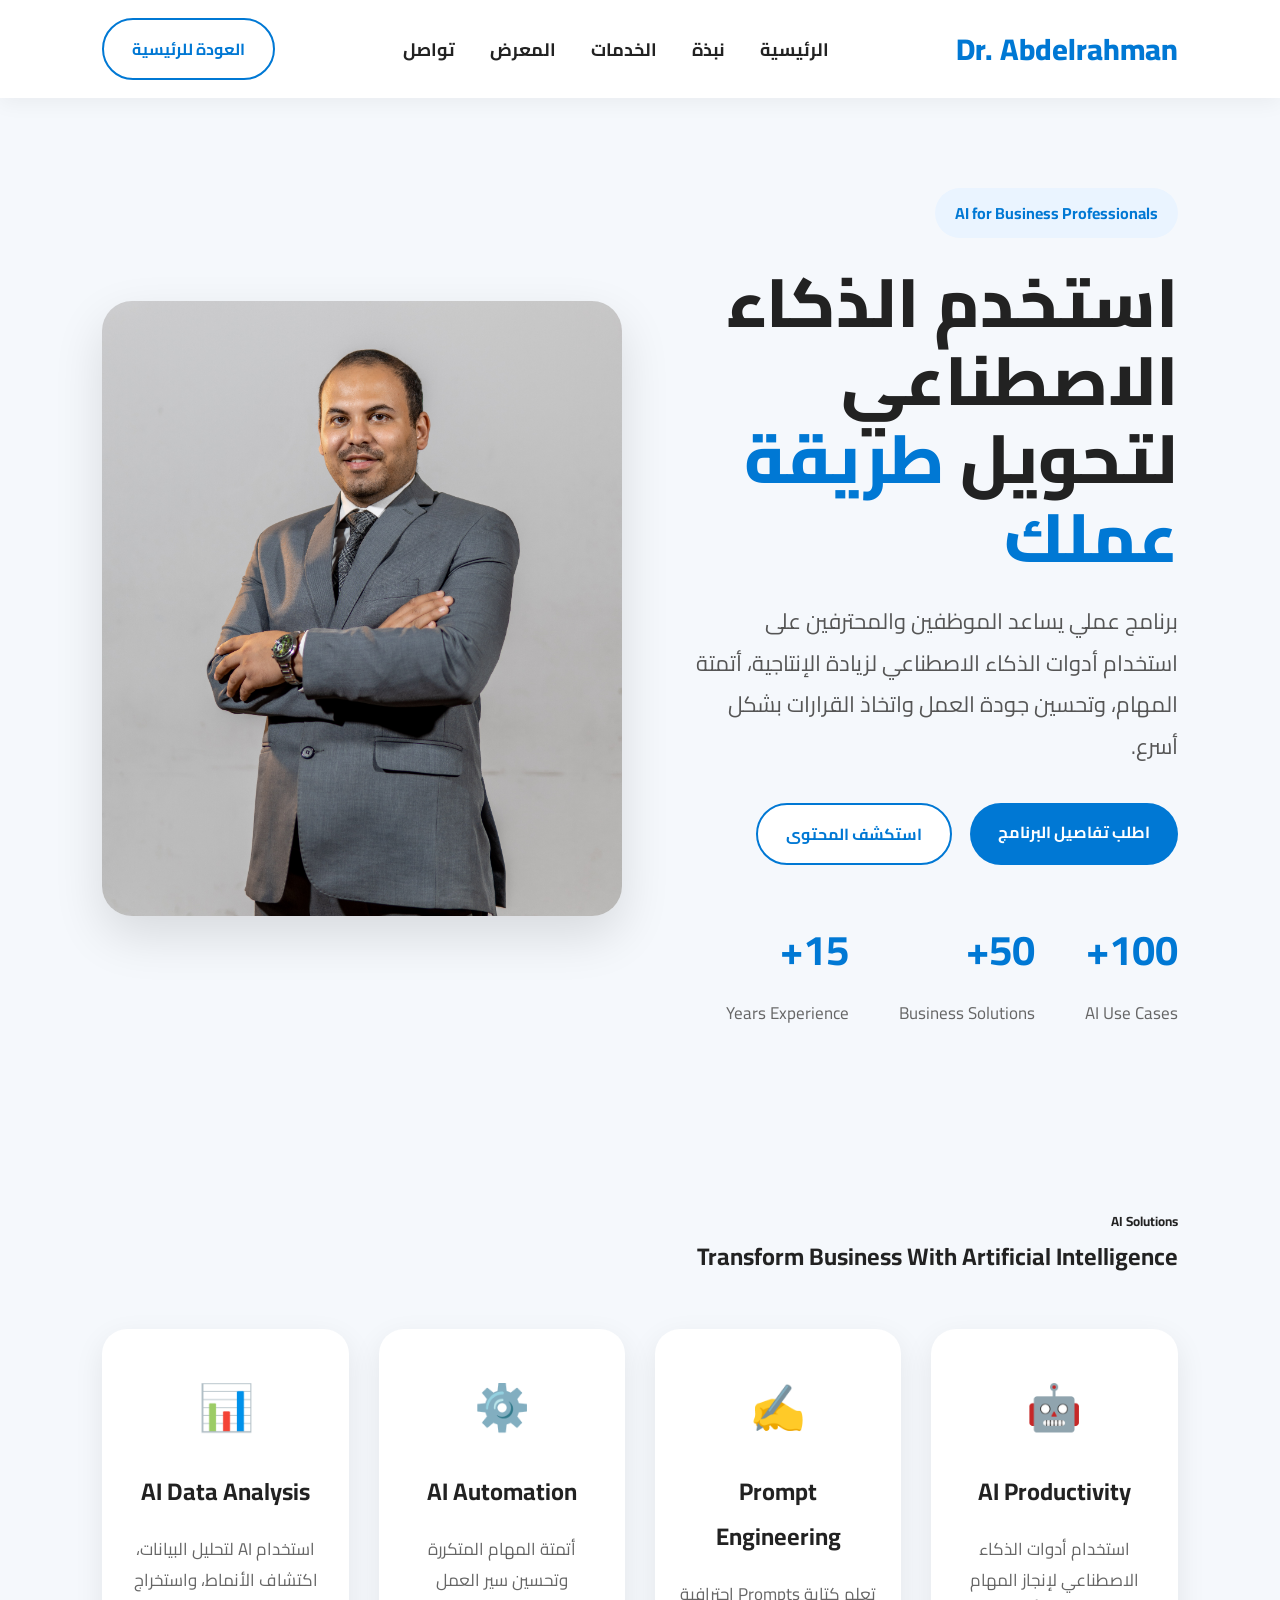
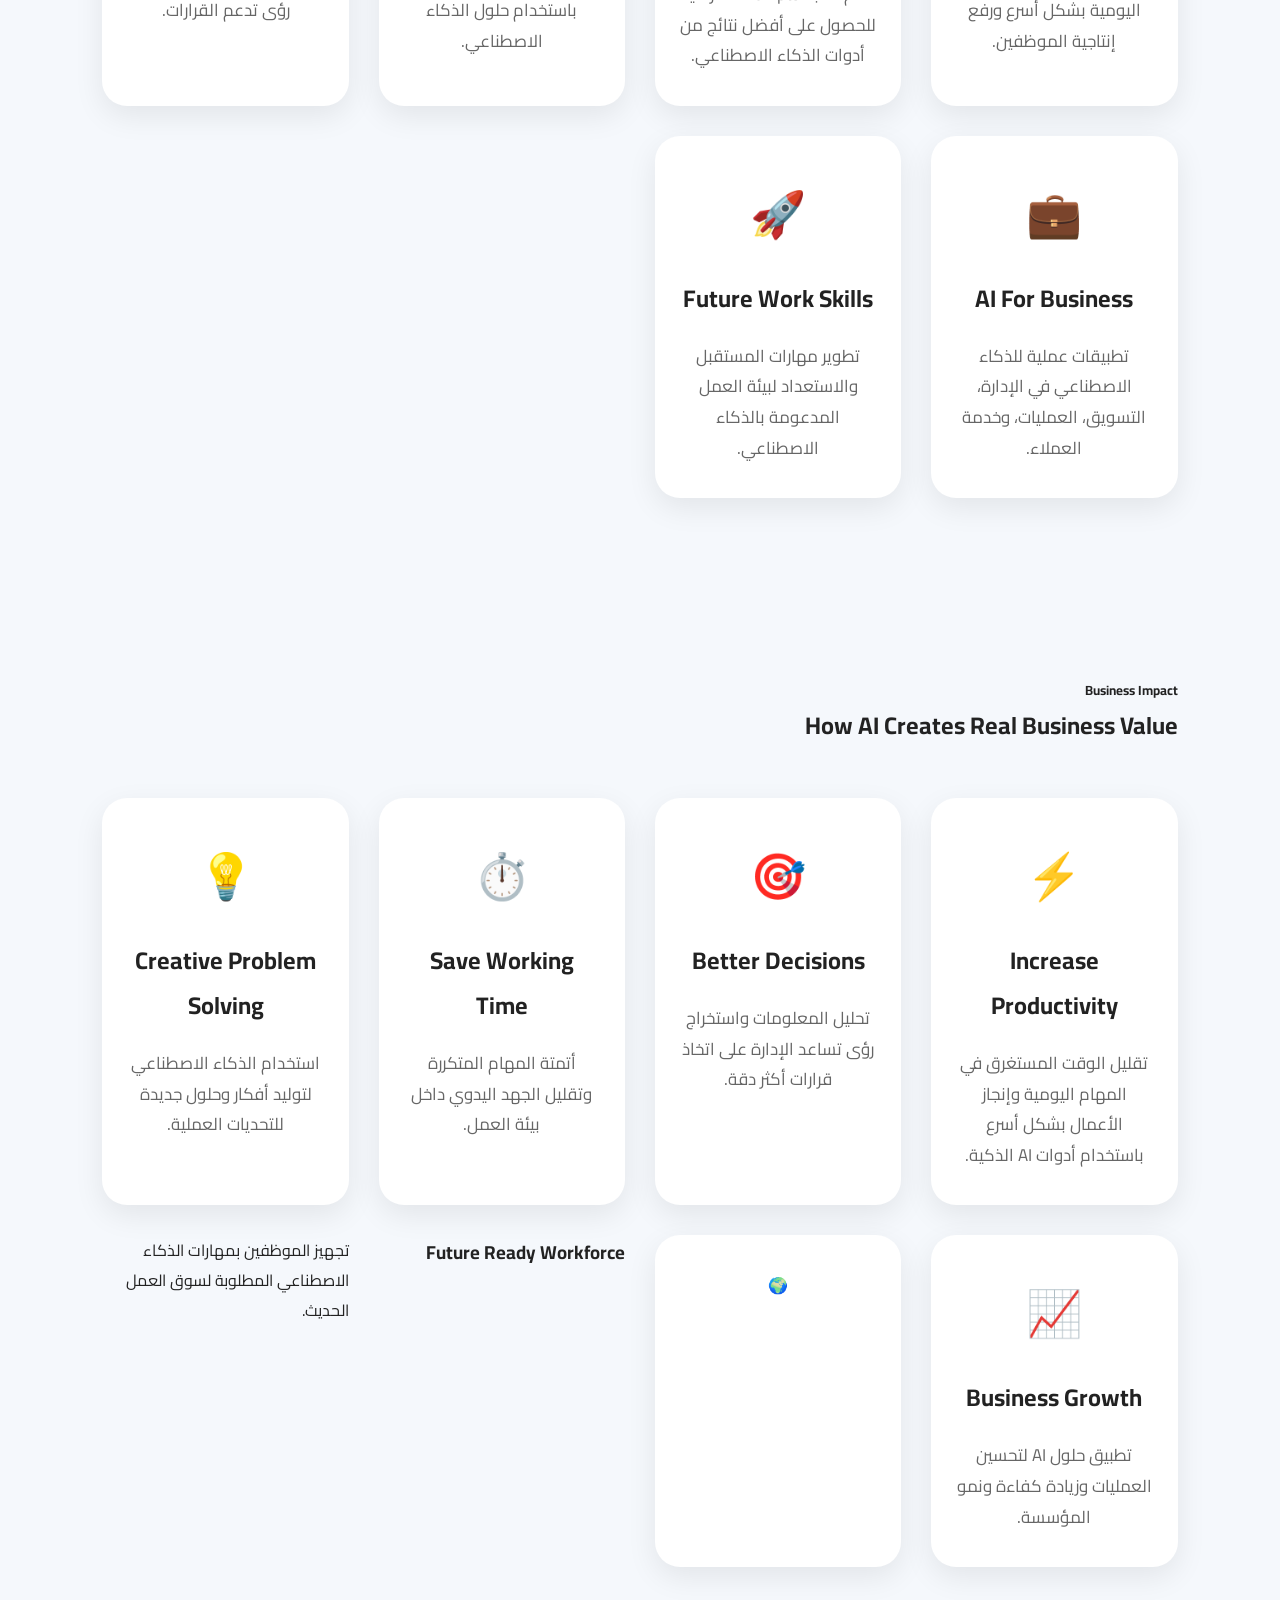
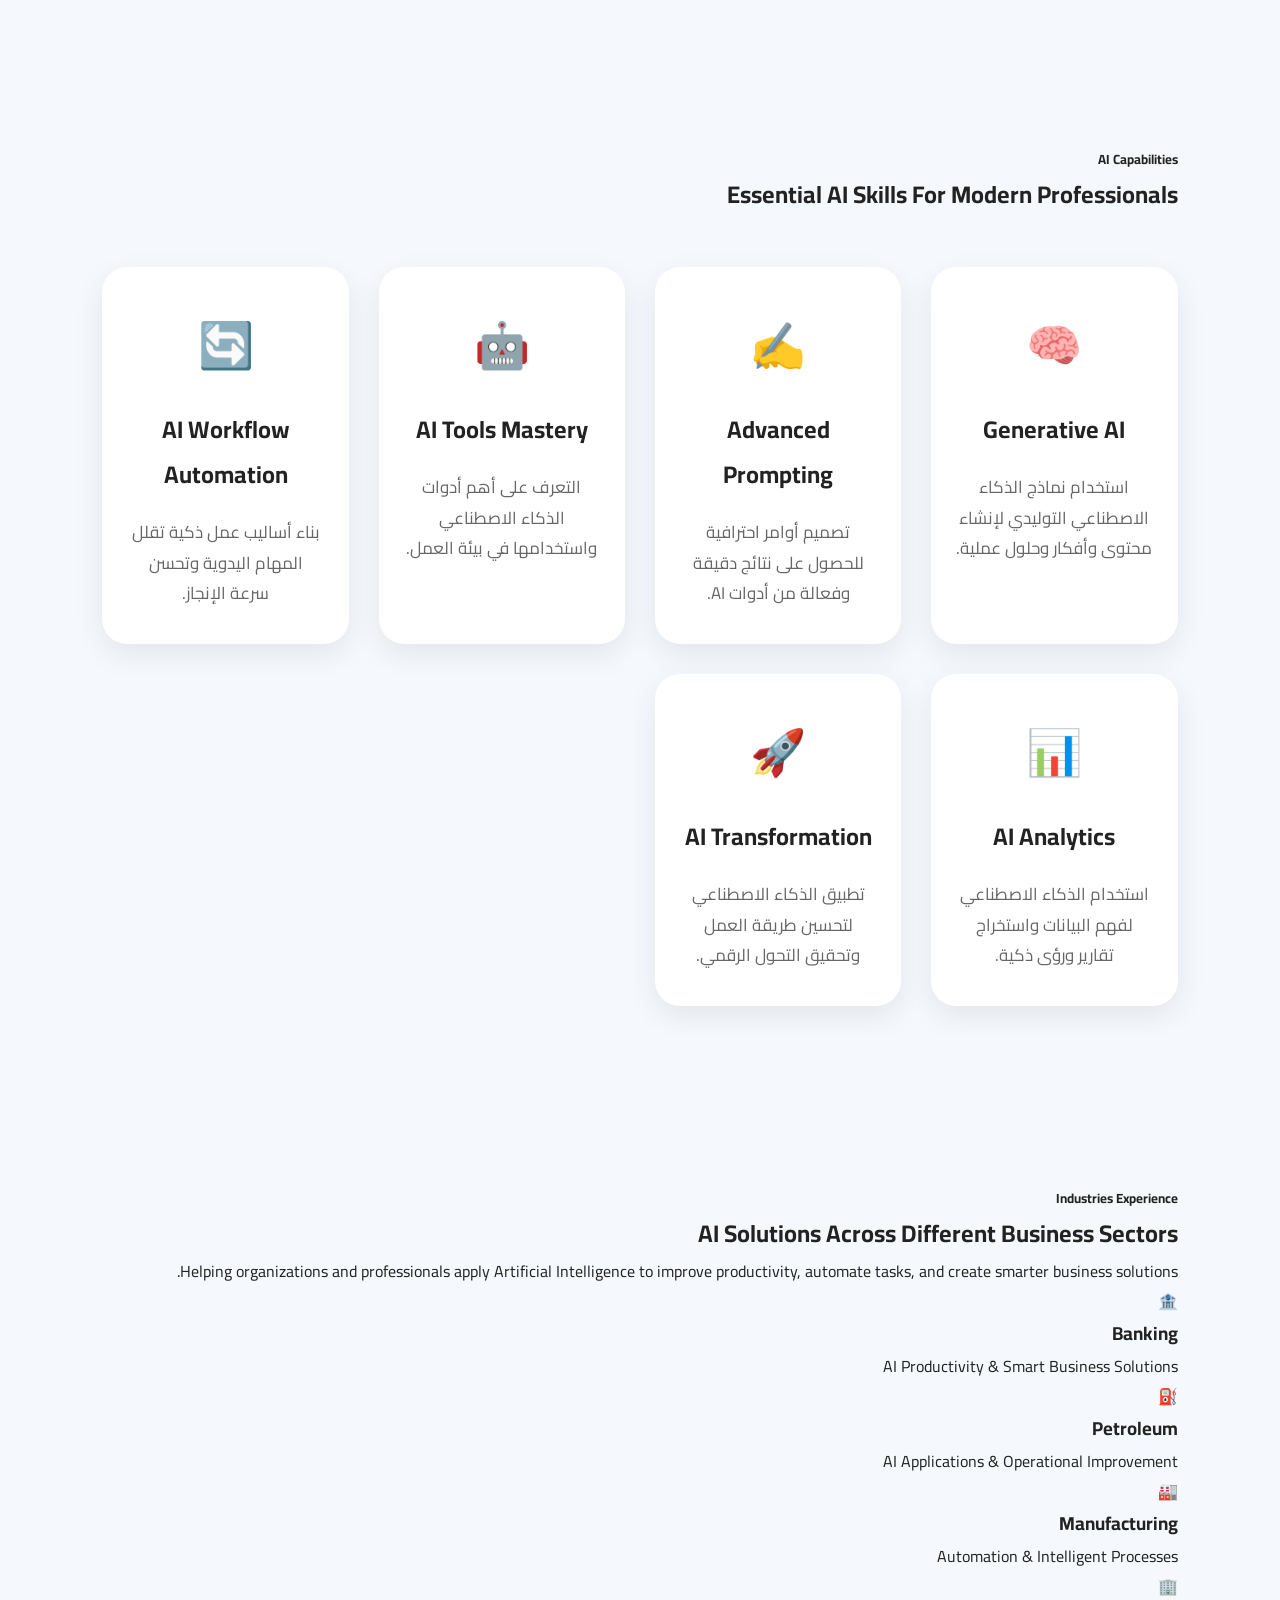
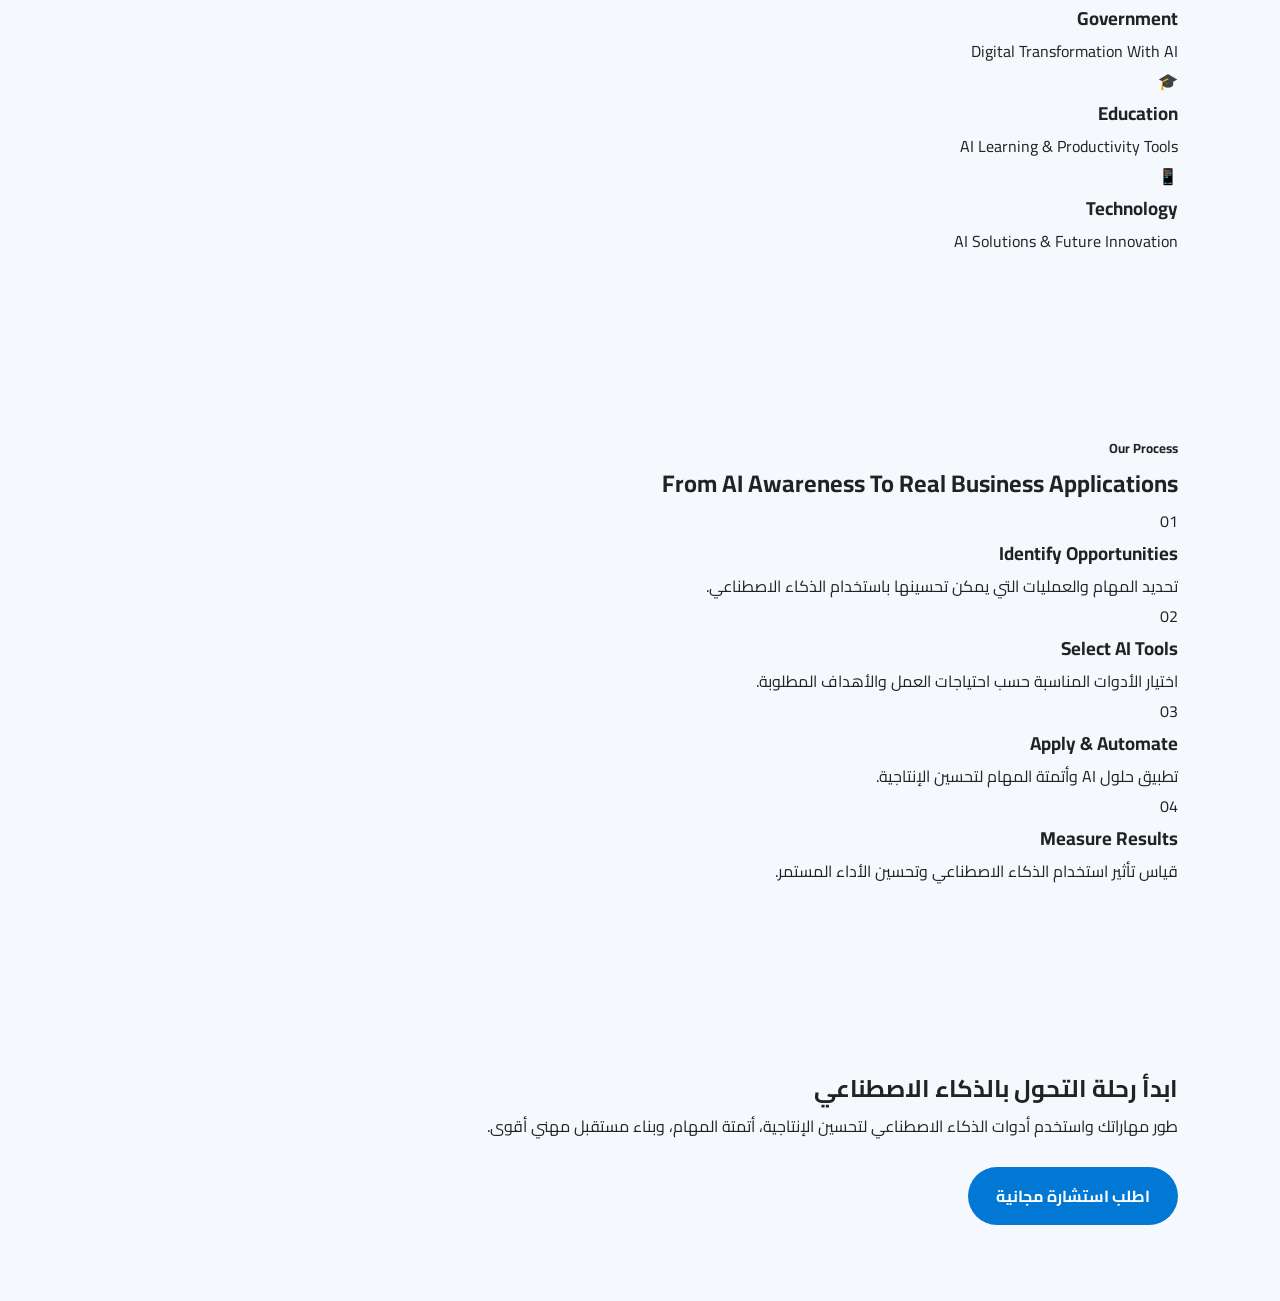
<file: ai-business-professionals.html>
<!DOCTYPE html>
<html lang="ar" dir="rtl">

<head>

<meta charset="UTF-8">

<meta name="viewport" content="width=device-width, initial-scale=1.0">

<title>
AI for Business Professionals | Dr. Abdelrahman
</title>


<link href="https://fonts.googleapis.com/css2?family=Cairo:wght@400;500;600;700;800&display=swap" rel="stylesheet">


<link rel="stylesheet" href="assets/css/style.css">

</head>


<body>


<!-- =====================================
HEADER
===================================== -->


<header>

<nav>


<div class="logo">

Dr. Abdelrahman

</div>



<ul>

<li><a href="index.html">الرئيسية</a></li>

<li><a href="index.html#about">نبذة</a></li>

<li><a href="index.html#services">الخدمات</a></li>

<li><a href="index.html#gallery">المعرض</a></li>

<li><a href="index.html#contact">تواصل</a></li>

</ul>



<a href="index.html" class="btn-outline">

العودة للرئيسية

</a>


</nav>

</header>





<!-- =====================================
HERO
===================================== -->


<section class="hero">


<div class="left">


<div class="tag">

AI for Business Professionals

</div>




<h1>

استخدم الذكاء الاصطناعي لتحويل

<span>

طريقة عملك

</span>

</h1>




<p>

برنامج عملي يساعد الموظفين والمحترفين على استخدام أدوات الذكاء الاصطناعي لزيادة الإنتاجية، أتمتة المهام، وتحسين جودة العمل واتخاذ القرارات بشكل أسرع.

</p>




<div class="hero-buttons">



<a href="https://wa.me/201100897621?text=السلام عليكم، أرغب في برنامج AI for Business Professionals."

class="btn"

target="_blank">

اطلب تفاصيل البرنامج

</a>



<a href="#solutions" class="btn-outline">

استكشف المحتوى

</a>



</div>





<div class="hero-stats">



<div>

<h3>

100+

</h3>

<span>

AI Use Cases

</span>

</div>




<div>

<h3>

50+

</h3>

<span>

Business Solutions

</span>

</div>




<div>

<h3>

15+

</h3>

<span>

Years Experience

</span>

</div>



</div>



</div>





<div class="right">


<img src="assets/images/profile.jpg.jpg"

alt="AI for Business Professionals">


</div>



</section>


<!-- =====================================
AI SOLUTIONS
===================================== -->


<section class="solutions" id="solutions">


<h5>

AI Solutions

</h5>



<h2>

Transform Business With Artificial Intelligence

</h2>




<div class="service-boxes">



<div class="service-card">


<div class="icon">

🤖

</div>


<h3>

AI Productivity

</h3>


<p>

استخدام أدوات الذكاء الاصطناعي لإنجاز المهام اليومية بشكل أسرع ورفع إنتاجية الموظفين.

</p>


</div>





<div class="service-card">


<div class="icon">

✍️

</div>


<h3>

Prompt Engineering

</h3>


<p>

تعلم كتابة Prompts احترافية للحصول على أفضل نتائج من أدوات الذكاء الاصطناعي.

</p>


</div>





<div class="service-card">


<div class="icon">

⚙️

</div>


<h3>

AI Automation

</h3>


<p>

أتمتة المهام المتكررة وتحسين سير العمل باستخدام حلول الذكاء الاصطناعي.

</p>


</div>





<div class="service-card">


<div class="icon">

📊

</div>


<h3>

AI Data Analysis

</h3>


<p>

استخدام AI لتحليل البيانات، اكتشاف الأنماط، واستخراج رؤى تدعم القرارات.

</p>


</div>





<div class="service-card">


<div class="icon">

💼

</div>


<h3>

AI For Business

</h3>


<p>

تطبيقات عملية للذكاء الاصطناعي في الإدارة، التسويق، العمليات، وخدمة العملاء.

</p>


</div>





<div class="service-card">


<div class="icon">

🚀

</div>


<h3>

Future Work Skills

</h3>


<p>

تطوير مهارات المستقبل والاستعداد لبيئة العمل المدعومة بالذكاء الاصطناعي.

</p>


</div>



</div>


</section>


<!-- =====================================
BUSINESS IMPACT
===================================== -->


<section class="impact">


<h5>

Business Impact

</h5>



<h2>

How AI Creates Real Business Value

</h2>




<div class="service-boxes">



<div class="service-card">


<div class="icon">

⚡

</div>


<h3>

Increase Productivity

</h3>


<p>

تقليل الوقت المستغرق في المهام اليومية وإنجاز الأعمال بشكل أسرع باستخدام أدوات AI الذكية.

</p>


</div>





<div class="service-card">


<div class="icon">

🎯

</div>


<h3>

Better Decisions

</h3>


<p>

تحليل المعلومات واستخراج رؤى تساعد الإدارة على اتخاذ قرارات أكثر دقة.

</p>


</div>





<div class="service-card">


<div class="icon">

⏱️

</div>


<h3>

Save Working Time

</h3>


<p>

أتمتة المهام المتكررة وتقليل الجهد اليدوي داخل بيئة العمل.

</p>


</div>





<div class="service-card">


<div class="icon">

💡

</div>


<h3>

Creative Problem Solving

</h3>


<p>

استخدام الذكاء الاصطناعي لتوليد أفكار وحلول جديدة للتحديات العملية.

</p>


</div>





<div class="service-card">


<div class="icon">

📈

</div>


<h3>

Business Growth

</h3>


<p>

تطبيق حلول AI لتحسين العمليات وزيادة كفاءة ونمو المؤسسة.

</p>


</div>





<div class="service-card">


<div="icon">

🌍

</div>


<h3>

Future Ready Workforce

</h3>


<p>

تجهيز الموظفين بمهارات الذكاء الاصطناعي المطلوبة لسوق العمل الحديث.

</p>


</div>



</div>


</section


<!-- =====================================
AI FEATURES
===================================== -->


<section class="features">


<h5>

AI Capabilities

</h5>



<h2>

Essential AI Skills For Modern Professionals

</h2>




<div class="service-boxes">



<div class="service-card">


<div class="icon">

🧠

</div>


<h3>

Generative AI

</h3>


<p>

استخدام نماذج الذكاء الاصطناعي التوليدي لإنشاء محتوى وأفكار وحلول عملية.

</p>


</div>





<div class="service-card">


<div class="icon">

✍️

</div>


<h3>

Advanced Prompting

</h3>


<p>

تصميم أوامر احترافية للحصول على نتائج دقيقة وفعالة من أدوات AI.

</p>


</div>





<div class="service-card">


<div class="icon">

🤖

</div>


<h3>

AI Tools Mastery

</h3>


<p>

التعرف على أهم أدوات الذكاء الاصطناعي واستخدامها في بيئة العمل.

</p>


</div>





<div class="service-card">


<div class="icon">

🔄

</div>


<h3>

AI Workflow Automation

</h3>


<p>

بناء أساليب عمل ذكية تقلل المهام اليدوية وتحسن سرعة الإنجاز.

</p>


</div>





<div class="service-card">


<div class="icon">

📊

</div>


<h3>

AI Analytics

</h3>


<p>

استخدام الذكاء الاصطناعي لفهم البيانات واستخراج تقارير ورؤى ذكية.

</p>


</div>





<div class="service-card">


<div class="icon">

🚀

</div>


<h3>

AI Transformation

</h3>


<p>

تطبيق الذكاء الاصطناعي لتحسين طريقة العمل وتحقيق التحول الرقمي.

</p>


</div>



</div>


</section>


<!-- =====================================
INDUSTRIES EXPERIENCE
===================================== -->


<section class="industries">


<h5>

Industries Experience

</h5>



<h2>

AI Solutions Across Different Business Sectors

</h2>



<p class="section-desc">

Helping organizations and professionals apply Artificial Intelligence to improve productivity, automate tasks, and create smarter business solutions.

</p>




<div class="industry-grid">



<div class="industry-card">

<div class="industry-icon">

🏦

</div>

<h3>

Banking

</h3>

<p>

AI Productivity & Smart Business Solutions

</p>

</div>





<div class="industry-card">

<div class="industry-icon">

⛽

</div>

<h3>

Petroleum

</h3>

<p>

AI Applications & Operational Improvement

</p>

</div>





<div class="industry-card">

<div class="industry-icon">

🏭

</div>

<h3>

Manufacturing

</h3>

<p>

Automation & Intelligent Processes

</p>

</div>





<div class="industry-card">

<div class="industry-icon">

🏢

</div>

<h3>

Government

</h3>

<p>

Digital Transformation With AI

</p>

</div>





<div class="industry-card">

<div class="industry-icon">

🎓

</div>

<h3>

Education

</h3>

<p>

AI Learning & Productivity Tools

</p>

</div>





<div class="industry-card">

<div class="industry-icon">

📱

</div>

<h3>

Technology

</h3>

<p>

AI Solutions & Future Innovation

</p>

</div>



</div>


</section>





<!-- =====================================
AI IMPLEMENTATION PROCESS
===================================== -->


<section class="methodology">


<h5>

Our Process

</h5>



<h2>

From AI Awareness To Real Business Applications

</h2>




<div class="timeline">



<div class="timeline-item">


<div class="timeline-number">

01

</div>


<div class="timeline-content">


<h3>

Identify Opportunities

</h3>


<p>

تحديد المهام والعمليات التي يمكن تحسينها باستخدام الذكاء الاصطناعي.

</p>


</div>


</div>





<div class="timeline-item">


<div class="timeline-number">

02

</div>


<div class="timeline-content">


<h3>

Select AI Tools

</h3>


<p>

اختيار الأدوات المناسبة حسب احتياجات العمل والأهداف المطلوبة.

</p>


</div>


</div>





<div class="timeline-item">


<div class="timeline-number">

03

</div>


<div class="timeline-content">


<h3>

Apply & Automate

</h3>


<p>

تطبيق حلول AI وأتمتة المهام لتحسين الإنتاجية.

</p>


</div>


</div>





<div class="timeline-item">


<div class="timeline-number">

04

</div>


<div class="timeline-content">


<h3>

Measure Results

</h3>


<p>

قياس تأثير استخدام الذكاء الاصطناعي وتحسين الأداء المستمر.

</p>


</div>


</div>



</div>


</section>

<!-- =====================================
FINAL CTA
===================================== -->


<section class="cta">


<h2>

ابدأ رحلة التحول بالذكاء الاصطناعي

</h2>



<p>

طور مهاراتك واستخدم أدوات الذكاء الاصطناعي لتحسين الإنتاجية، أتمتة المهام، وبناء مستقبل مهني أقوى.

</p>




<div style="margin-top:40px;">


<a href="https://wa.me/201100897621?text=السلام عليكم، أرغب في برنامج AI for Business Professionals."

class="btn"

target="_blank">

اطلب استشارة مجانية

</a>


</div>



</section>




</body>

</html>
</file>
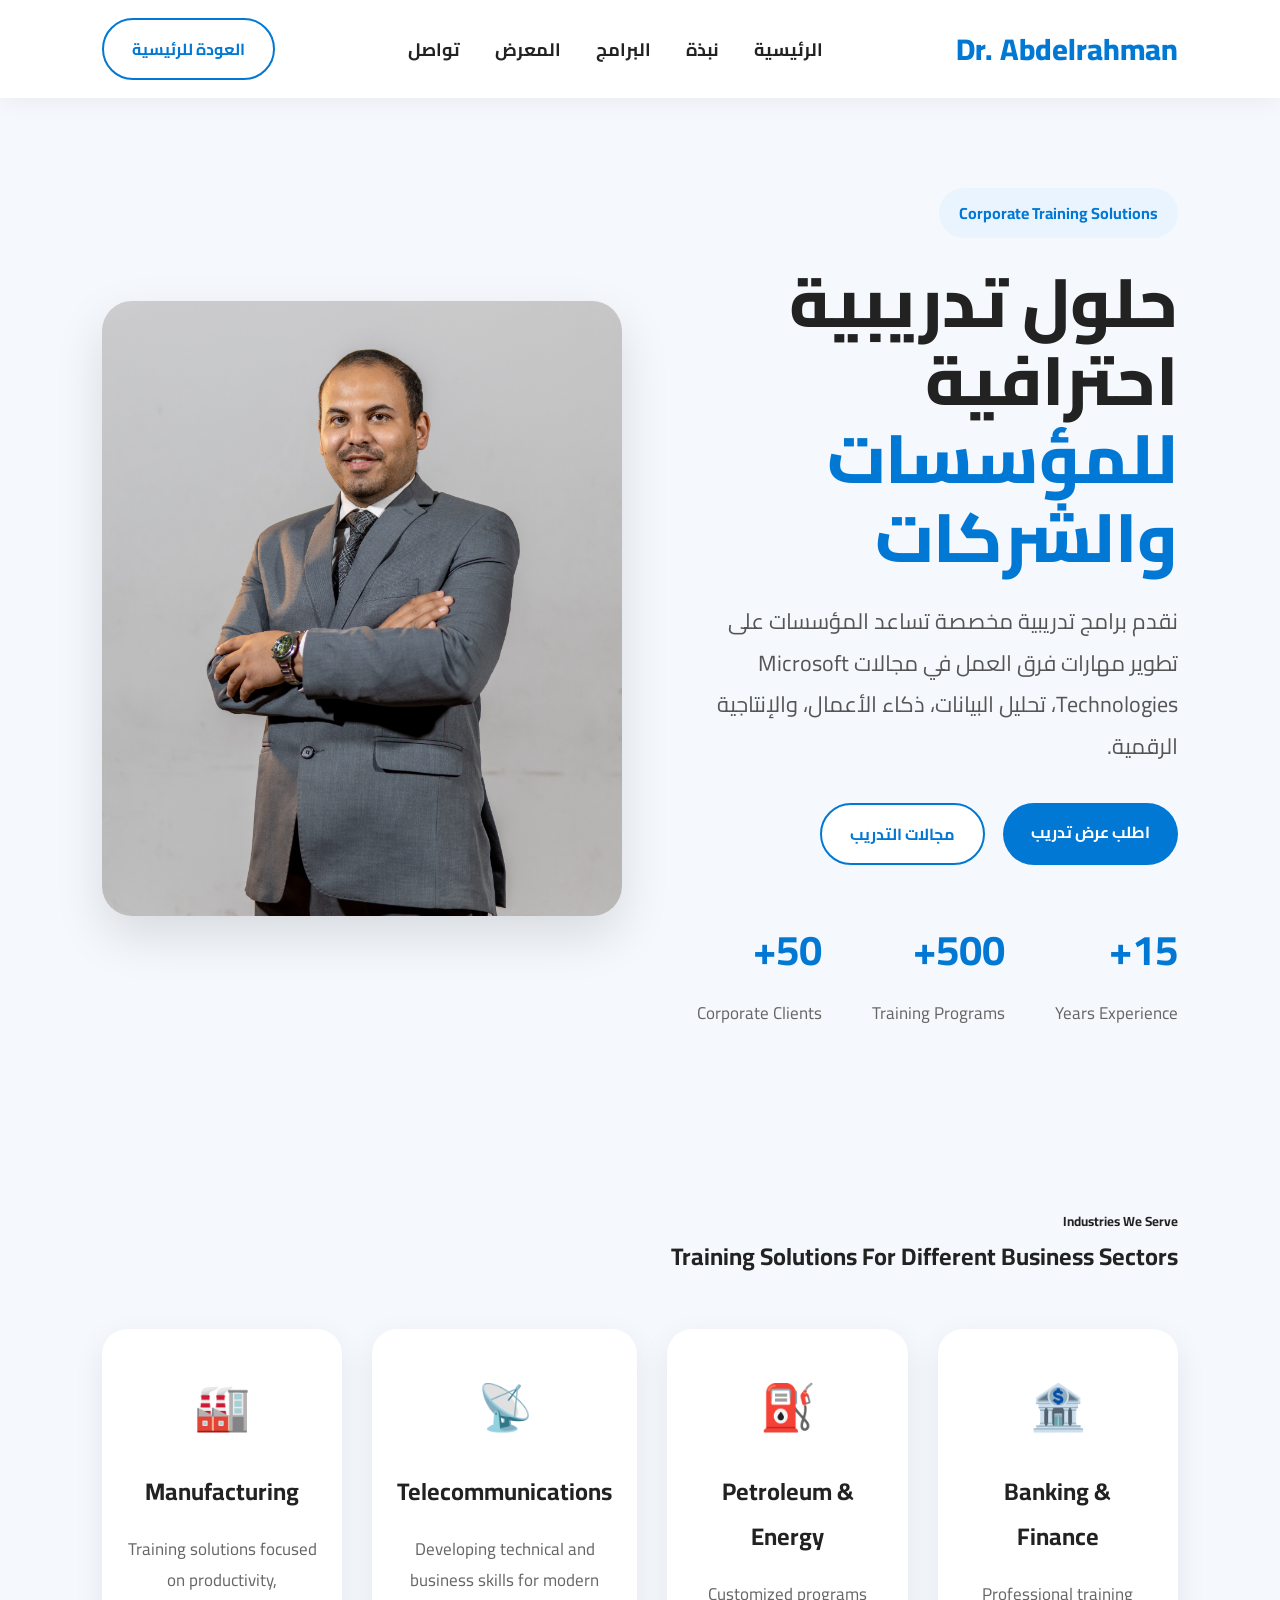
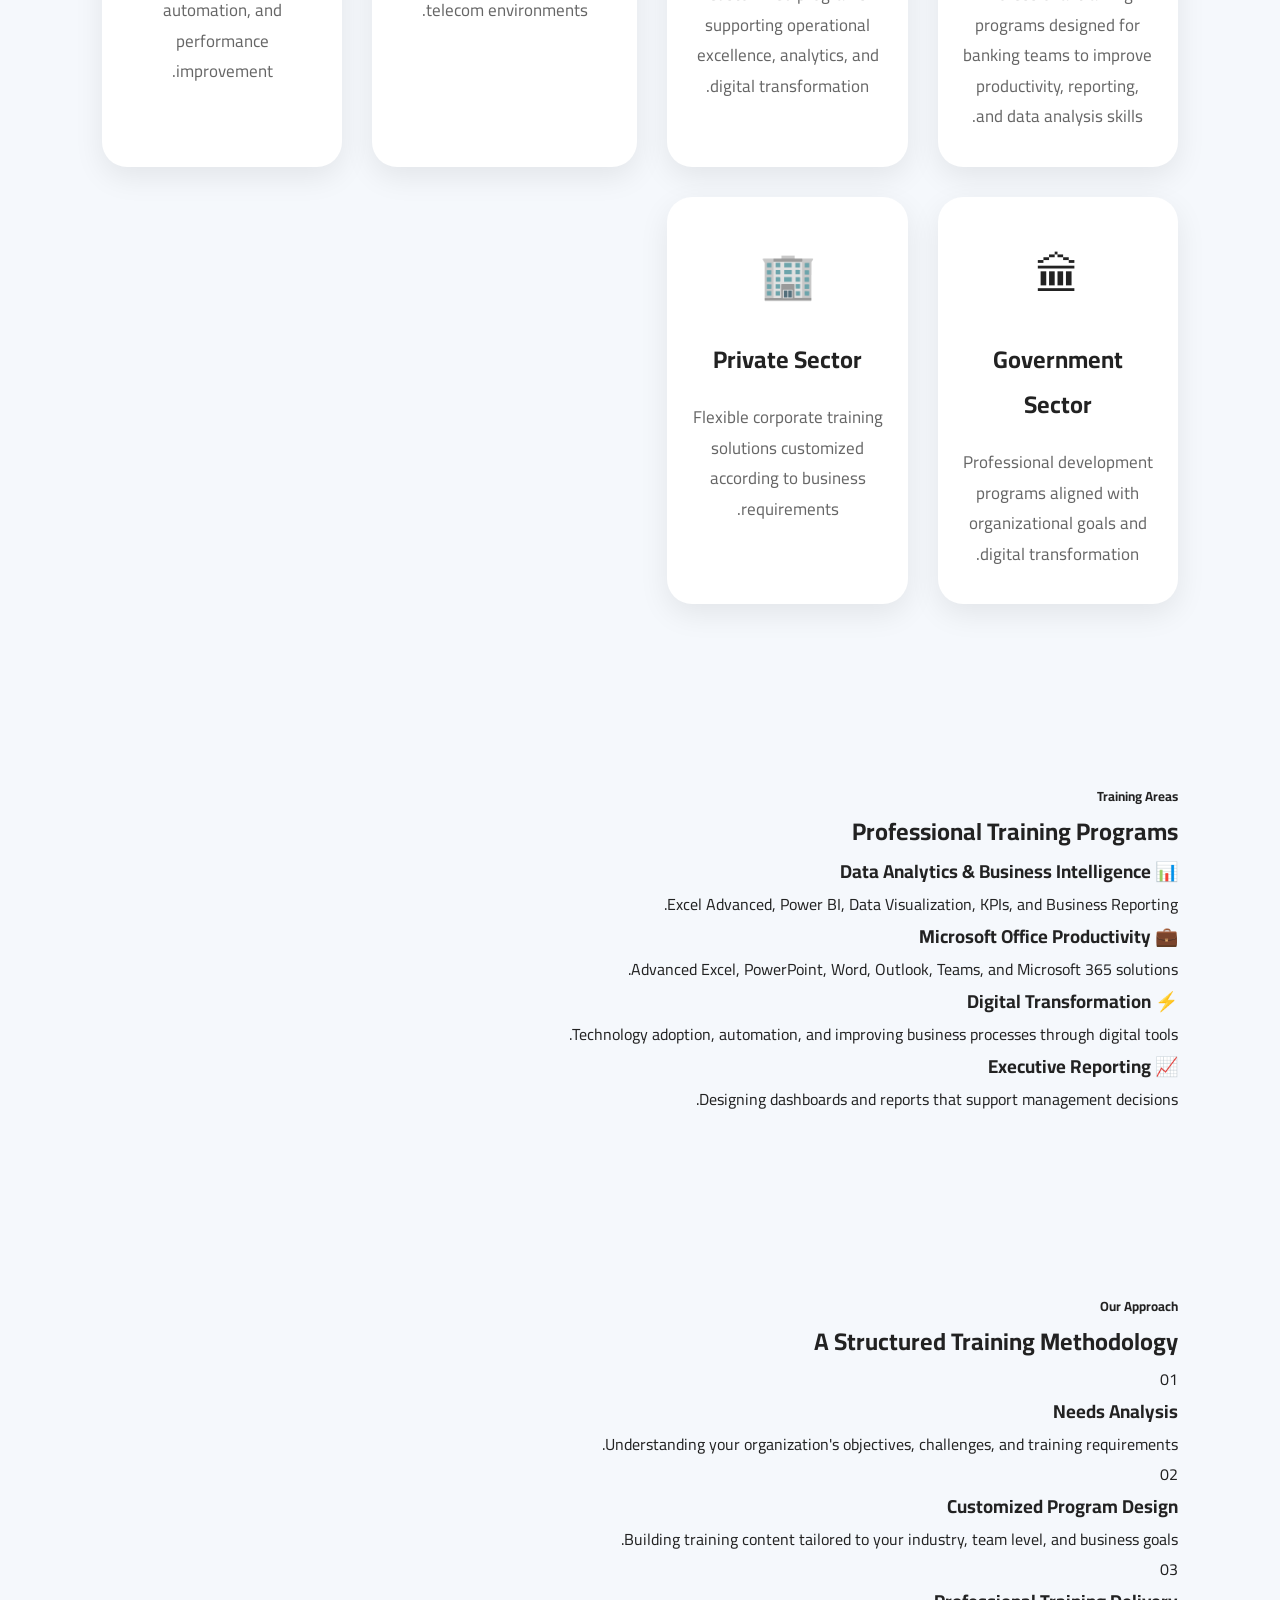
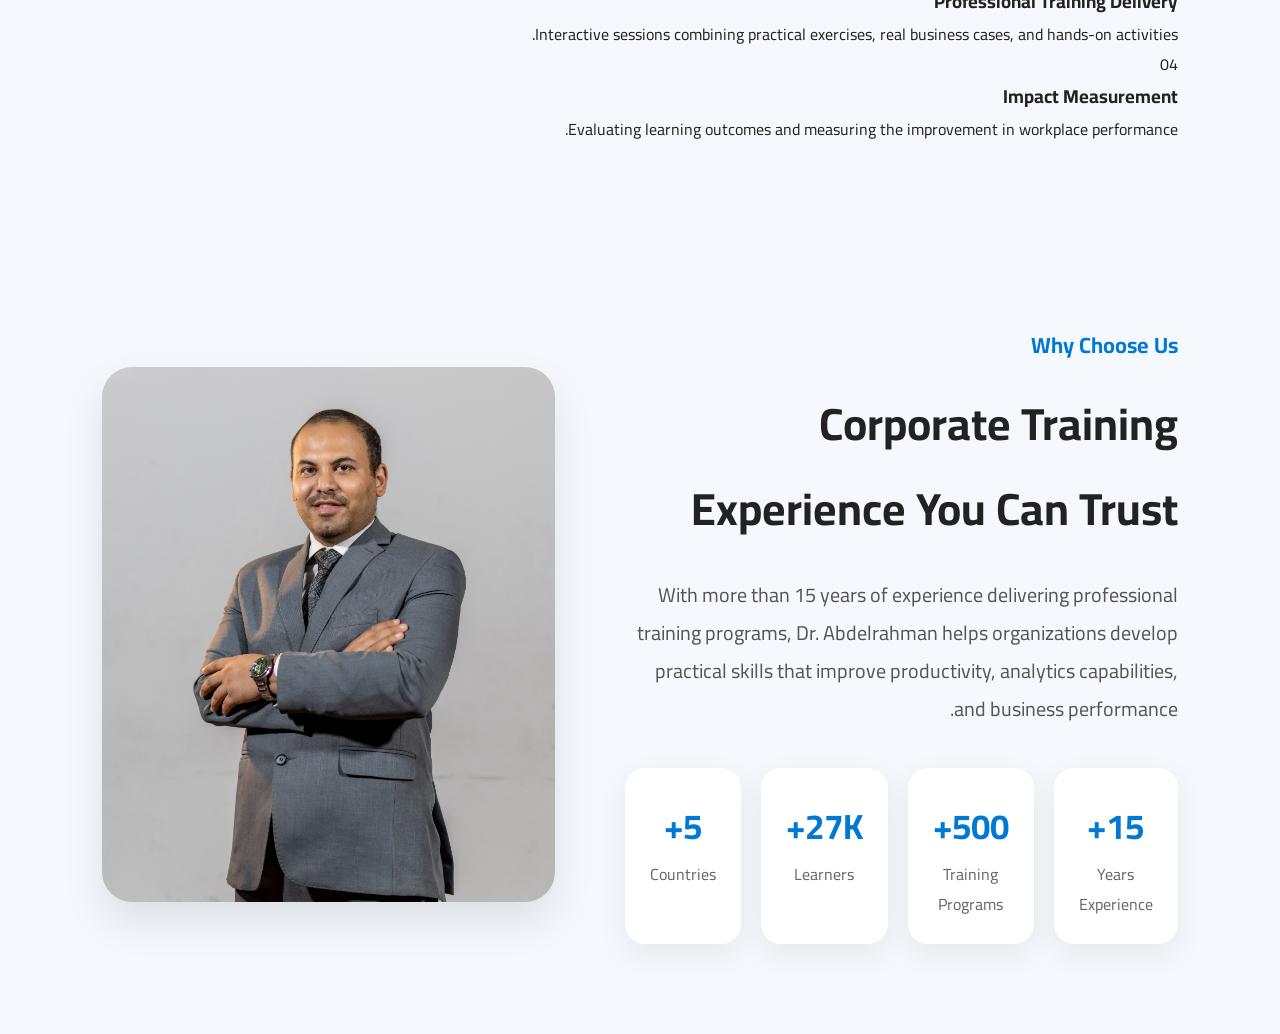
<file: corporate-training.html>
<!DOCTYPE html>
<html lang="ar" dir="rtl">

<head>

<meta charset="UTF-8">

<meta name="viewport" content="width=device-width, initial-scale=1.0">

<title>
Corporate Training Solutions | Dr. Abdelrahman
</title>


<link href="https://fonts.googleapis.com/css2?family=Cairo:wght@400;500;600;700;800&display=swap" rel="stylesheet">


<link rel="stylesheet" href="assets/css/style.css">

</head>


<body>


<!-- =====================================
HEADER
===================================== -->


<header>

<nav>


<div class="logo">

Dr. Abdelrahman

</div>



<ul>

<li><a href="index.html">الرئيسية</a></li>

<li><a href="index.html#about">نبذة</a></li>

<li><a href="index.html#services">البرامج</a></li>

<li><a href="index.html#gallery">المعرض</a></li>

<li><a href="index.html#contact">تواصل</a></li>

</ul>


<a href="index.html" class="btn-outline">

العودة للرئيسية

</a>


</nav>

</header>





<!-- =====================================
HERO
===================================== -->


<section class="hero">


<div class="left">


<div class="tag">

Corporate Training Solutions

</div>



<h1>

حلول تدريبية احترافية

<span>للمؤسسات والشركات</span>

</h1>



<p>

نقدم برامج تدريبية مخصصة تساعد المؤسسات على تطوير مهارات فرق العمل في مجالات Microsoft Technologies، تحليل البيانات، ذكاء الأعمال، والإنتاجية الرقمية.

</p>



<div class="hero-buttons">


<a href="https://wa.me/201100897621?text=السلام عليكم، أرغب في الحصول على تفاصيل برامج التدريب المؤسسي."

target="_blank"

class="btn">

اطلب عرض تدريب

</a>


<a href="#training" class="btn-outline">

مجالات التدريب

</a>


</div>



<div class="hero-stats">


<div>

<h3>

15+

</h3>

<span>

Years Experience

</span>

</div>



<div>

<h3>

500+

</h3>

<span>

Training Programs

</span>

</div>



<div>

<h3>

50+

</h3>

<span>

Corporate Clients

</span>

</div>


</div>


</div>




<div class="right">


<img src="assets/images/profile.jpg.jpg" alt="Dr. Abdelrahman">


</div>



</section>

<!-- =====================================
INDUSTRIES WE SERVE
===================================== -->

<section class="industries" id="training">


<h5>

Industries We Serve

</h5>


<h2>

Training Solutions For Different Business Sectors

</h2>



<div class="service-boxes">


<div class="service-card">

<div class="icon">

🏦

</div>


<h3>

Banking & Finance

</h3>


<p>

Professional training programs designed for banking teams to improve productivity, reporting, and data analysis skills.

</p>


</div>




<div class="service-card">

<div class="icon">

⛽

</div>


<h3>

Petroleum & Energy

</h3>


<p>

Customized programs supporting operational excellence, analytics, and digital transformation.

</p>


</div>




<div class="service-card">

<div class="icon">

📡

</div>


<h3>

Telecommunications

</h3>


<p>

Developing technical and business skills for modern telecom environments.

</p>


</div>




<div class="service-card">

<div class="icon">

🏭

</div>


<h3>

Manufacturing

</h3>


<p>

Training solutions focused on productivity, automation, and performance improvement.

</p>


</div>



<div class="service-card">

<div class="icon">

🏛

</div>


<h3>

Government Sector

</h3>


<p>

Professional development programs aligned with organizational goals and digital transformation.

</p>


</div>



<div class="service-card">

<div class="icon">

🏢

</div>


<h3>

Private Sector

</h3>


<p>

Flexible corporate training solutions customized according to business requirements.

</p>


</div>



</div>


</section>

<!-- =====================================
TRAINING PROGRAMS AREAS
===================================== -->


<section class="programs">


<h5>

Training Areas

</h5>


<h2>

Professional Training Programs

</h2>



<div class="program-grid">



<div class="program-item">

<h3>

📊 Data Analytics & Business Intelligence

</h3>


<p>

Excel Advanced, Power BI, Data Visualization, KPIs, and Business Reporting.

</p>


</div>




<div class="program-item">

<h3>

💼 Microsoft Office Productivity

</h3>


<p>

Advanced Excel, PowerPoint, Word, Outlook, Teams, and Microsoft 365 solutions.

</p>


</div>




<div class="program-item">

<h3>

⚡ Digital Transformation

</h3>


<p>

Technology adoption, automation, and improving business processes through digital tools.

</p>


</div>




<div class="program-item">

<h3>

📈 Executive Reporting

</h3>


<p>

Designing dashboards and reports that support management decisions.

</p>


</div>



</div>


</section>

<!-- =====================================
TRAINING METHODOLOGY
===================================== -->


<section class="methodology">


<h5>

Our Approach

</h5>


<h2>

A Structured Training Methodology

</h2>



<div class="timeline">



<div class="timeline-item">


<div class="timeline-number">

01

</div>


<div class="timeline-content">


<h3>

Needs Analysis

</h3>


<p>

Understanding your organization's objectives, challenges, and training requirements.

</p>


</div>


</div>





<div class="timeline-item">


<div class="timeline-number">

02

</div>


<div class="timeline-content">


<h3>

Customized Program Design

</h3>


<p>

Building training content tailored to your industry, team level, and business goals.

</p>


</div>


</div>





<div class="timeline-item">


<div class="timeline-number">

03

</div>


<div class="timeline-content">


<h3>

Professional Training Delivery

</h3>


<p>

Interactive sessions combining practical exercises, real business cases, and hands-on activities.

</p>


</div>


</div>





<div class="timeline-item">


<div class="timeline-number">

04

</div>


<div class="timeline-content">


<h3>

Impact Measurement

</h3>


<p>

Evaluating learning outcomes and measuring the improvement in workplace performance.

</p>


</div>


</div>



</div>


</section>

<!-- =====================================
WHY CHOOSE
===================================== -->


<section class="about">


<div class="about-content">


<h5>

Why Choose Us

</h5>



<h2>

Corporate Training Experience You Can Trust

</h2>



<p>

With more than 15 years of experience delivering professional training programs, Dr. Abdelrahman helps organizations develop practical skills that improve productivity, analytics capabilities, and business performance.

</p>



<div class="about-boxes">


<div class="box">

<h3>

15+

</h3>

<span>

Years Experience

</span>

</div>



<div class="box">

<h3>

500+

</h3>

<span>

Training Programs

</span>

</div>



<div class="box">

<h3>

27K+

</h3>

<span>

Learners

</span>

</div>



<div class="box">

<h3>

5+

</h3>

<span>

Countries

</span>

</div>



</div>


</div>



<div class="about-image">


<img src="assets/images/profile.jpg.jpg" alt="Dr. Abdelrahman">


</div>


</section>
</file>
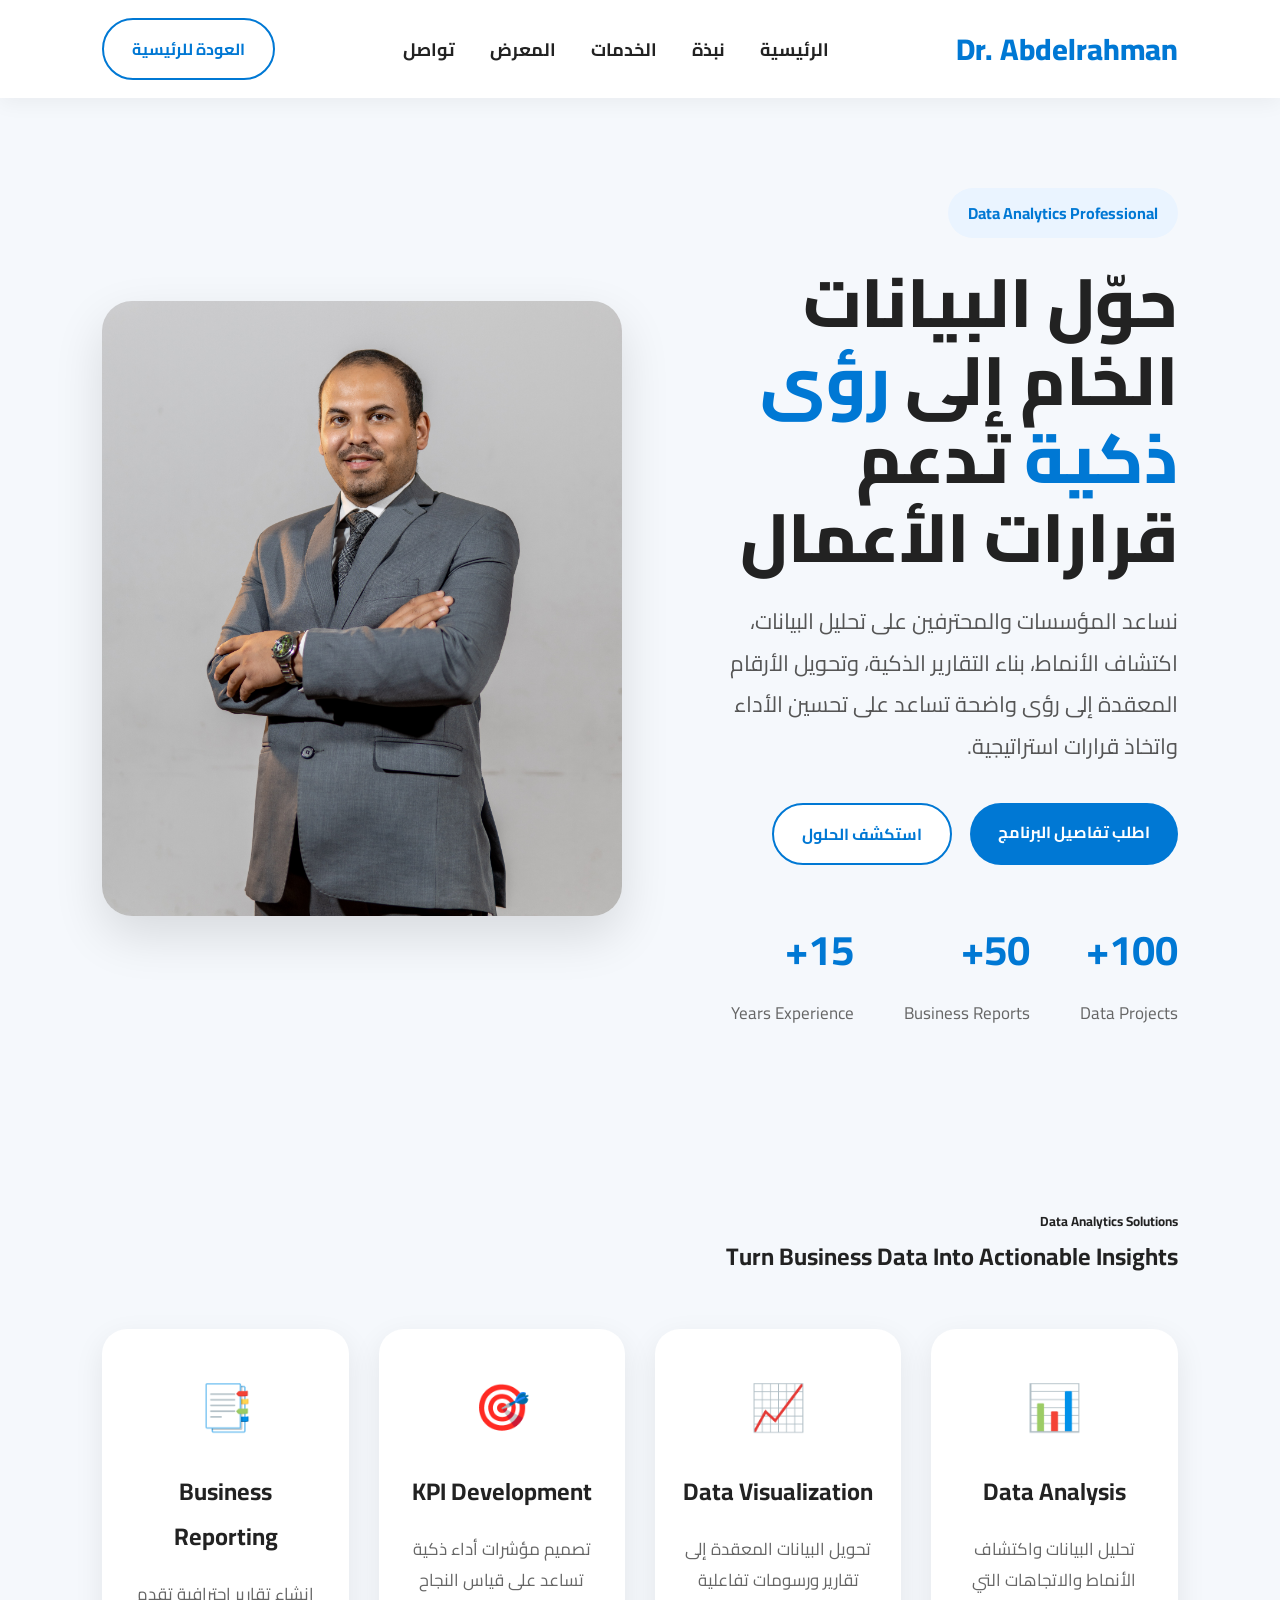
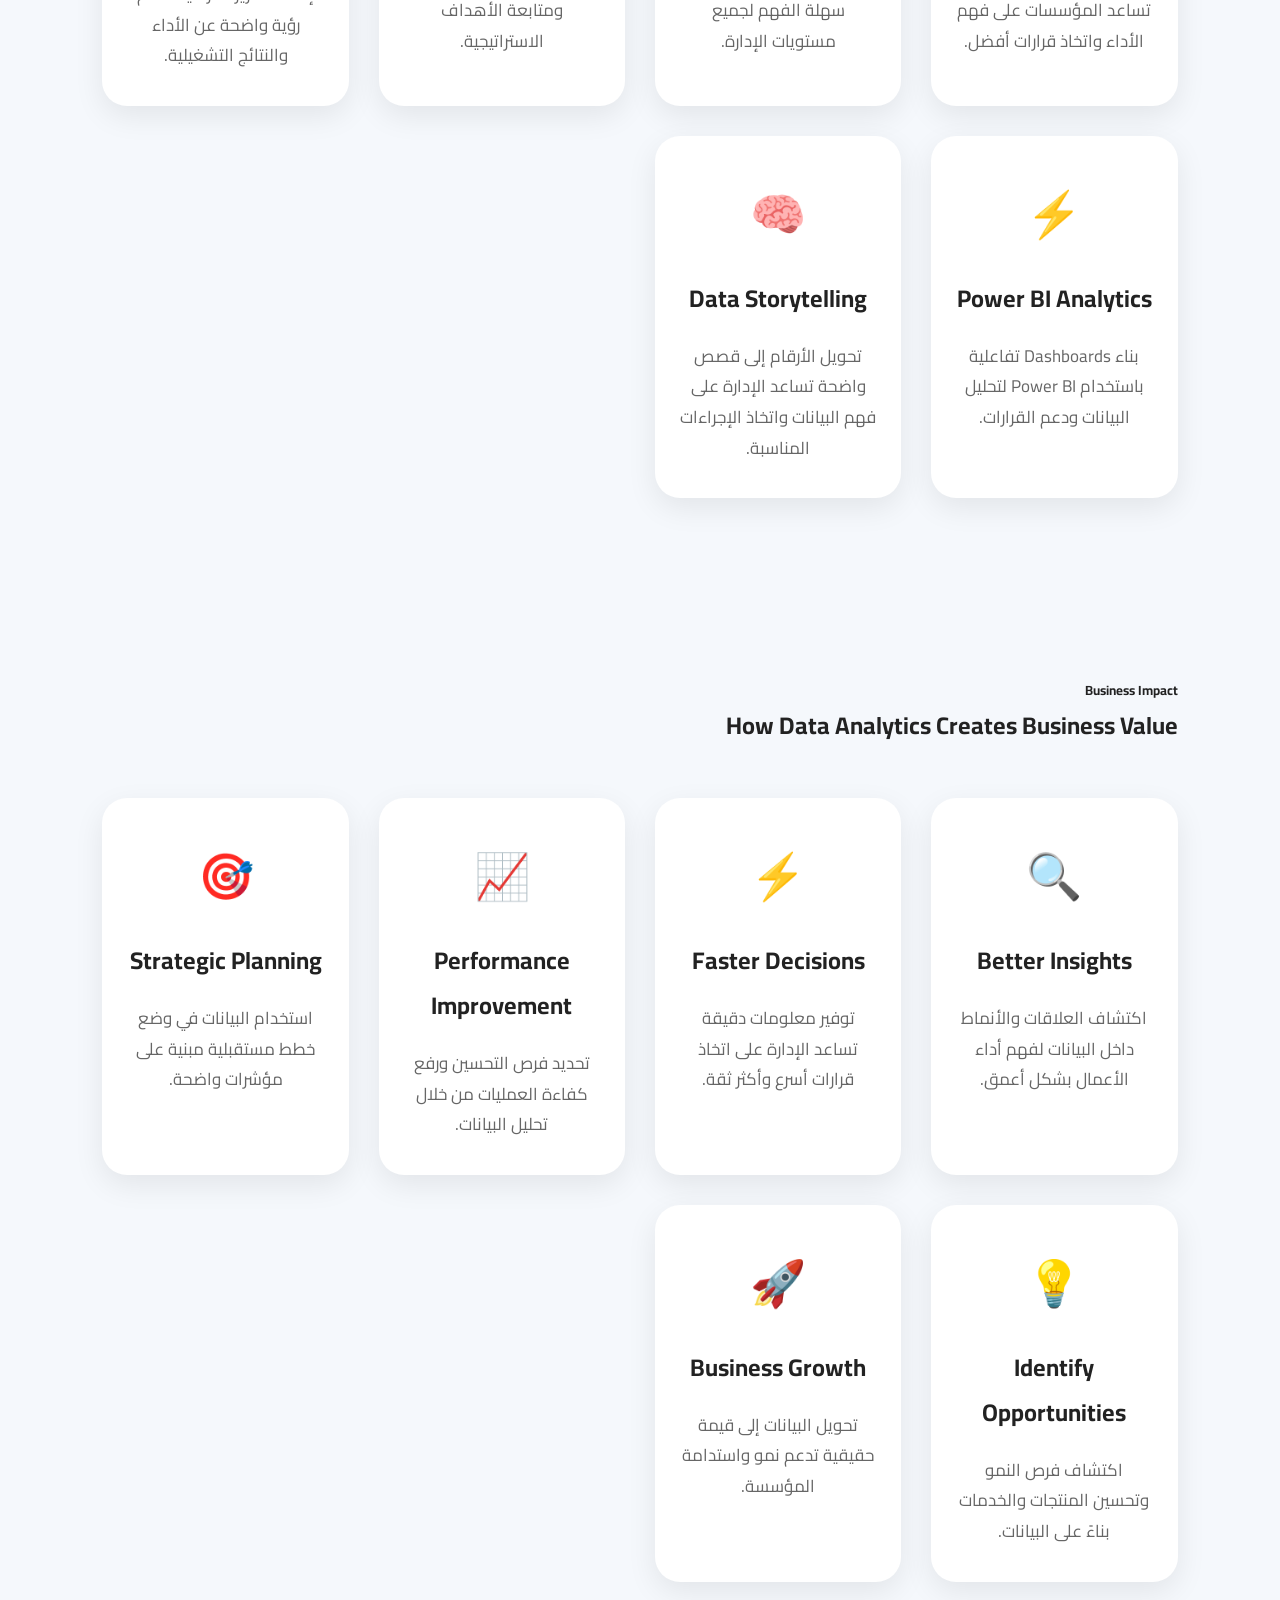
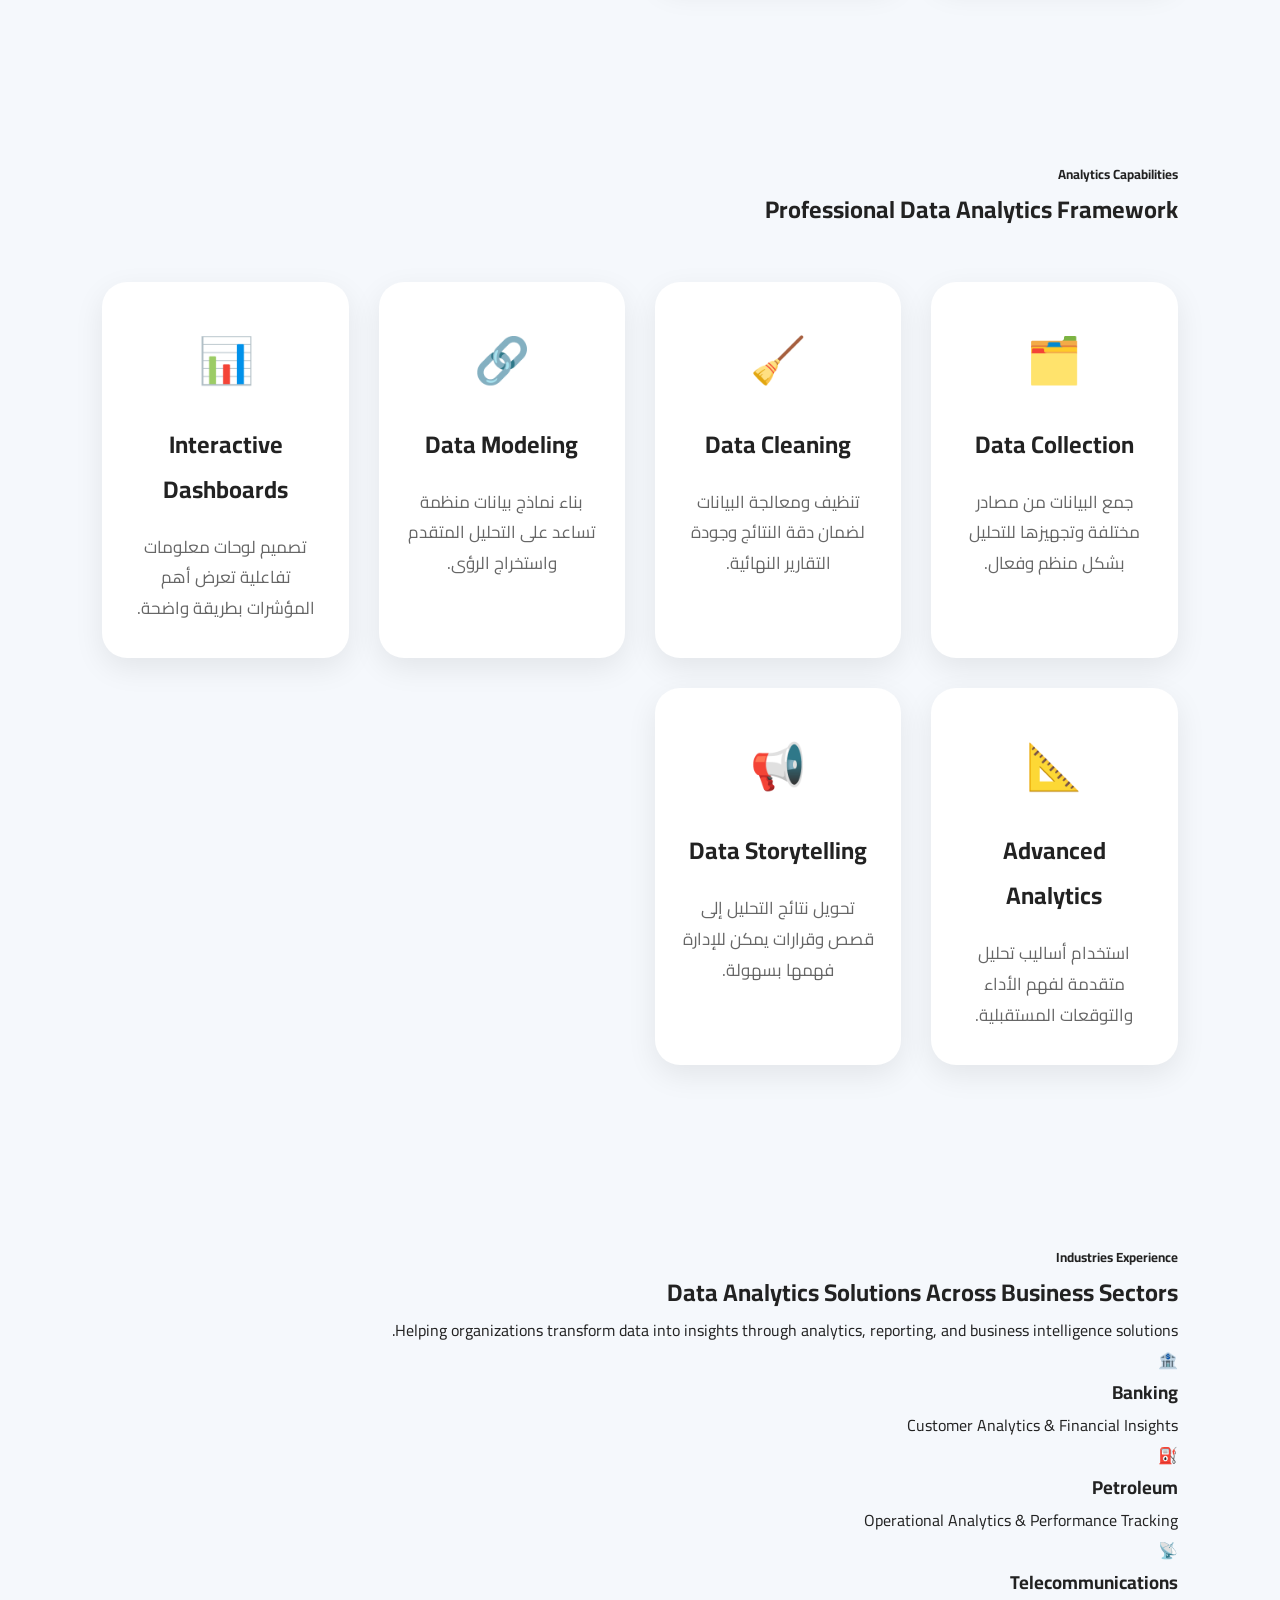
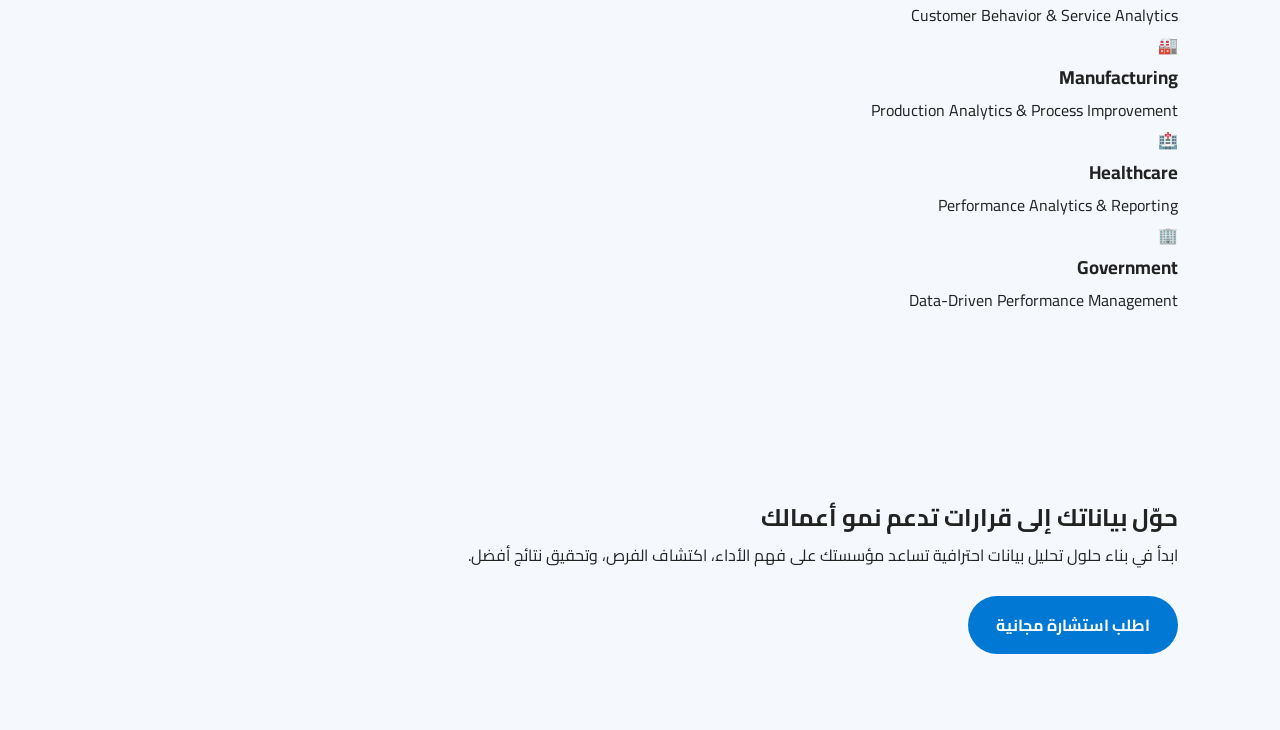
<file: data-analytics-professional.html>
<!DOCTYPE html>
<html lang="ar" dir="rtl">

<head>

<meta charset="UTF-8">

<meta name="viewport" content="width=device-width, initial-scale=1.0">

<title>
Data Analytics Professional | Dr. Abdelrahman
</title>


<link href="https://fonts.googleapis.com/css2?family=Cairo:wght@400;500;600;700;800&display=swap" rel="stylesheet">


<link rel="stylesheet" href="assets/css/style.css">

</head>


<body>



<!-- =====================================
HEADER
===================================== -->


<header>

<nav>


<div class="logo">

Dr. Abdelrahman

</div>



<ul>

<li><a href="index.html">الرئيسية</a></li>

<li><a href="index.html#about">نبذة</a></li>

<li><a href="index.html#services">الخدمات</a></li>

<li><a href="index.html#gallery">المعرض</a></li>

<li><a href="index.html#contact">تواصل</a></li>

</ul>



<a href="index.html" class="btn-outline">

العودة للرئيسية

</a>


</nav>

</header>





<!-- =====================================
HERO
===================================== -->


<section class="hero">


<div class="left">


<div class="tag">

Data Analytics Professional

</div>




<h1>

حوّل البيانات الخام إلى

<span>

رؤى ذكية

</span>

تدعم قرارات الأعمال

</h1>




<p>

نساعد المؤسسات والمحترفين على تحليل البيانات، اكتشاف الأنماط، بناء التقارير الذكية، وتحويل الأرقام المعقدة إلى رؤى واضحة تساعد على تحسين الأداء واتخاذ قرارات استراتيجية.

</p>




<div class="hero-buttons">



<a href="https://wa.me/201100897621?text=السلام عليكم، أرغب في برنامج Data Analytics Professional."

class="btn"

target="_blank">

اطلب تفاصيل البرنامج

</a>



<a href="#solutions" class="btn-outline">

استكشف الحلول

</a>



</div>





<div class="hero-stats">



<div>

<h3>

100+

</h3>

<span>

Data Projects

</span>

</div>




<div>

<h3>

50+

</h3>

<span>

Business Reports

</span>

</div>




<div>

<h3>

15+

</h3>

<span>

Years Experience

</span>

</div>



</div>



</div>





<div class="right">


<img src="assets/images/profile.jpg.jpg"

alt="Data Analytics Professional">


</div>



</section>


<!-- =====================================
DATA ANALYTICS SOLUTIONS
===================================== -->


<section class="solutions" id="solutions">


<h5>

Data Analytics Solutions

</h5>



<h2>

Turn Business Data Into Actionable Insights

</h2>




<div class="service-boxes">



<div class="service-card">


<div class="icon">

📊

</div>


<h3>

Data Analysis

</h3>


<p>

تحليل البيانات واكتشاف الأنماط والاتجاهات التي تساعد المؤسسات على فهم الأداء واتخاذ قرارات أفضل.

</p>


</div>





<div class="service-card">


<div class="icon">

📈

</div>


<h3>

Data Visualization

</h3>


<p>

تحويل البيانات المعقدة إلى تقارير ورسومات تفاعلية سهلة الفهم لجميع مستويات الإدارة.

</p>


</div>





<div class="service-card">


<div class="icon">

🎯

</div>


<h3>

KPI Development

</h3>


<p>

تصميم مؤشرات أداء ذكية تساعد على قياس النجاح ومتابعة الأهداف الاستراتيجية.

</p>


</div>





<div class="service-card">


<div class="icon">

📑

</div>


<h3>

Business Reporting

</h3>


<p>

إنشاء تقارير احترافية تقدم رؤية واضحة عن الأداء والنتائج التشغيلية.

</p>


</div>





<div class="service-card">


<div class="icon">

⚡

</div>


<h3>

Power BI Analytics

</h3>


<p>

بناء Dashboards تفاعلية باستخدام Power BI لتحليل البيانات ودعم القرارات.

</p>


</div>





<div class="service-card">


<div class="icon">

🧠

</div>


<h3>

Data Storytelling

</h3>


<p>

تحويل الأرقام إلى قصص واضحة تساعد الإدارة على فهم البيانات واتخاذ الإجراءات المناسبة.

</p>


</div>



</div>


</section>


<!-- =====================================
BUSINESS IMPACT
===================================== -->


<section class="impact">


<h5>

Business Impact

</h5>



<h2>

How Data Analytics Creates Business Value

</h2>




<div class="service-boxes">



<div class="service-card">


<div class="icon">

🔍

</div>


<h3>

Better Insights

</h3>


<p>

اكتشاف العلاقات والأنماط داخل البيانات لفهم أداء الأعمال بشكل أعمق.

</p>


</div>





<div class="service-card">


<div class="icon">

⚡

</div>


<h3>

Faster Decisions

</h3>


<p>

توفير معلومات دقيقة تساعد الإدارة على اتخاذ قرارات أسرع وأكثر ثقة.

</p>


</div>





<div class="service-card">


<div class="icon">

📈

</div>


<h3>

Performance Improvement

</h3>


<p>

تحديد فرص التحسين ورفع كفاءة العمليات من خلال تحليل البيانات.

</p>


</div>





<div class="service-card">


<div class="icon">

🎯

</div>


<h3>

Strategic Planning

</h3>


<p>

استخدام البيانات في وضع خطط مستقبلية مبنية على مؤشرات واضحة.

</p>


</div>





<div class="service-card">


<div class="icon">

💡

</div>


<h3>

Identify Opportunities

</h3>


<p>

اكتشاف فرص النمو وتحسين المنتجات والخدمات بناءً على البيانات.

</p>


</div>





<div class="service-card">


<div class="icon">

🚀

</div>


<h3>

Business Growth

</h3>


<p>

تحويل البيانات إلى قيمة حقيقية تدعم نمو واستدامة المؤسسة.

</p>


</div>



</div>


</section>

<!-- =====================================
ANALYTICS FEATURES
===================================== -->


<section class="features">


<h5>

Analytics Capabilities

</h5>



<h2>

Professional Data Analytics Framework

</h2>




<div class="service-boxes">



<div class="service-card">


<div class="icon">

🗂️

</div>


<h3>

Data Collection

</h3>


<p>

جمع البيانات من مصادر مختلفة وتجهيزها للتحليل بشكل منظم وفعال.

</p>


</div>





<div class="service-card">


<div class="icon">

🧹

</div>


<h3>

Data Cleaning

</h3>


<p>

تنظيف ومعالجة البيانات لضمان دقة النتائج وجودة التقارير النهائية.

</p>


</div>





<div class="service-card">


<div class="icon">

🔗

</div>


<h3>

Data Modeling

</h3>


<p>

بناء نماذج بيانات منظمة تساعد على التحليل المتقدم واستخراج الرؤى.

</p>


</div>





<div class="service-card">


<div class="icon">

📊

</div>


<h3>

Interactive Dashboards

</h3>


<p>

تصميم لوحات معلومات تفاعلية تعرض أهم المؤشرات بطريقة واضحة.

</p>


</div>





<div class="service-card">


<div class="icon">

📐

</div>


<h3>

Advanced Analytics

</h3>


<p>

استخدام أساليب تحليل متقدمة لفهم الأداء والتوقعات المستقبلية.

</p>


</div>





<div class="service-card">


<div class="icon">

📢

</div>


<h3>

Data Storytelling

</h3>


<p>

تحويل نتائج التحليل إلى قصص وقرارات يمكن للإدارة فهمها بسهولة.

</p>


</div>



</div>


</section>


<!-- =====================================
INDUSTRIES EXPERIENCE
===================================== -->


<section class="industries">


<h5>

Industries Experience

</h5>



<h2>

Data Analytics Solutions Across Business Sectors

</h2>



<p class="section-desc">

Helping organizations transform data into insights through analytics, reporting, and business intelligence solutions.

</p>




<div class="industry-grid">



<div class="industry-card">

<div class="industry-icon">

🏦

</div>

<h3>

Banking

</h3>

<p>

Customer Analytics & Financial Insights

</p>

</div>





<div class="industry-card">

<div class="industry-icon">

⛽

</div>

<h3>

Petroleum

</h3>

<p>

Operational Analytics & Performance Tracking

</p>

</div>





<div class="industry-card">

<div class="industry-icon">

📡

</div>

<h3>

Telecommunications

</h3>

<p>

Customer Behavior & Service Analytics

</p>

</div>





<div class="industry-card">

<div class="industry-icon">

🏭

</div>

<h3>

Manufacturing

</h3>

<p>

Production Analytics & Process Improvement

</p>

</div>





<div class="industry-card">

<div class="industry-icon">

🏥

</div>

<h3>

Healthcare

</h3>

<p>

Performance Analytics & Reporting

</p>

</div>





<div class="industry-card">

<div class="industry-icon">

🏢

</div>

<h3>

Government

</h3>

<p>

Data-Driven Performance Management

</p>

</div>



</div>


</section>





<!-- =====================================
ANALYTICS PROCESS
===================================== -->


<section class="

<!-- =====================================
FINAL CTA
===================================== -->


<section class="cta">


<h2>

حوّل بياناتك إلى قرارات تدعم نمو أعمالك

</h2>



<p>

ابدأ في بناء حلول تحليل بيانات احترافية تساعد مؤسستك على فهم الأداء، اكتشاف الفرص، وتحقيق نتائج أفضل.

</p>




<div style="margin-top:40px;">


<a href="https://wa.me/201100897621?text=السلام عليكم، أرغب في برنامج Data Analytics Professional."

class="btn"

target="_blank">

اطلب استشارة مجانية

</a>


</div>



</section>




</body>

</html>
</file>
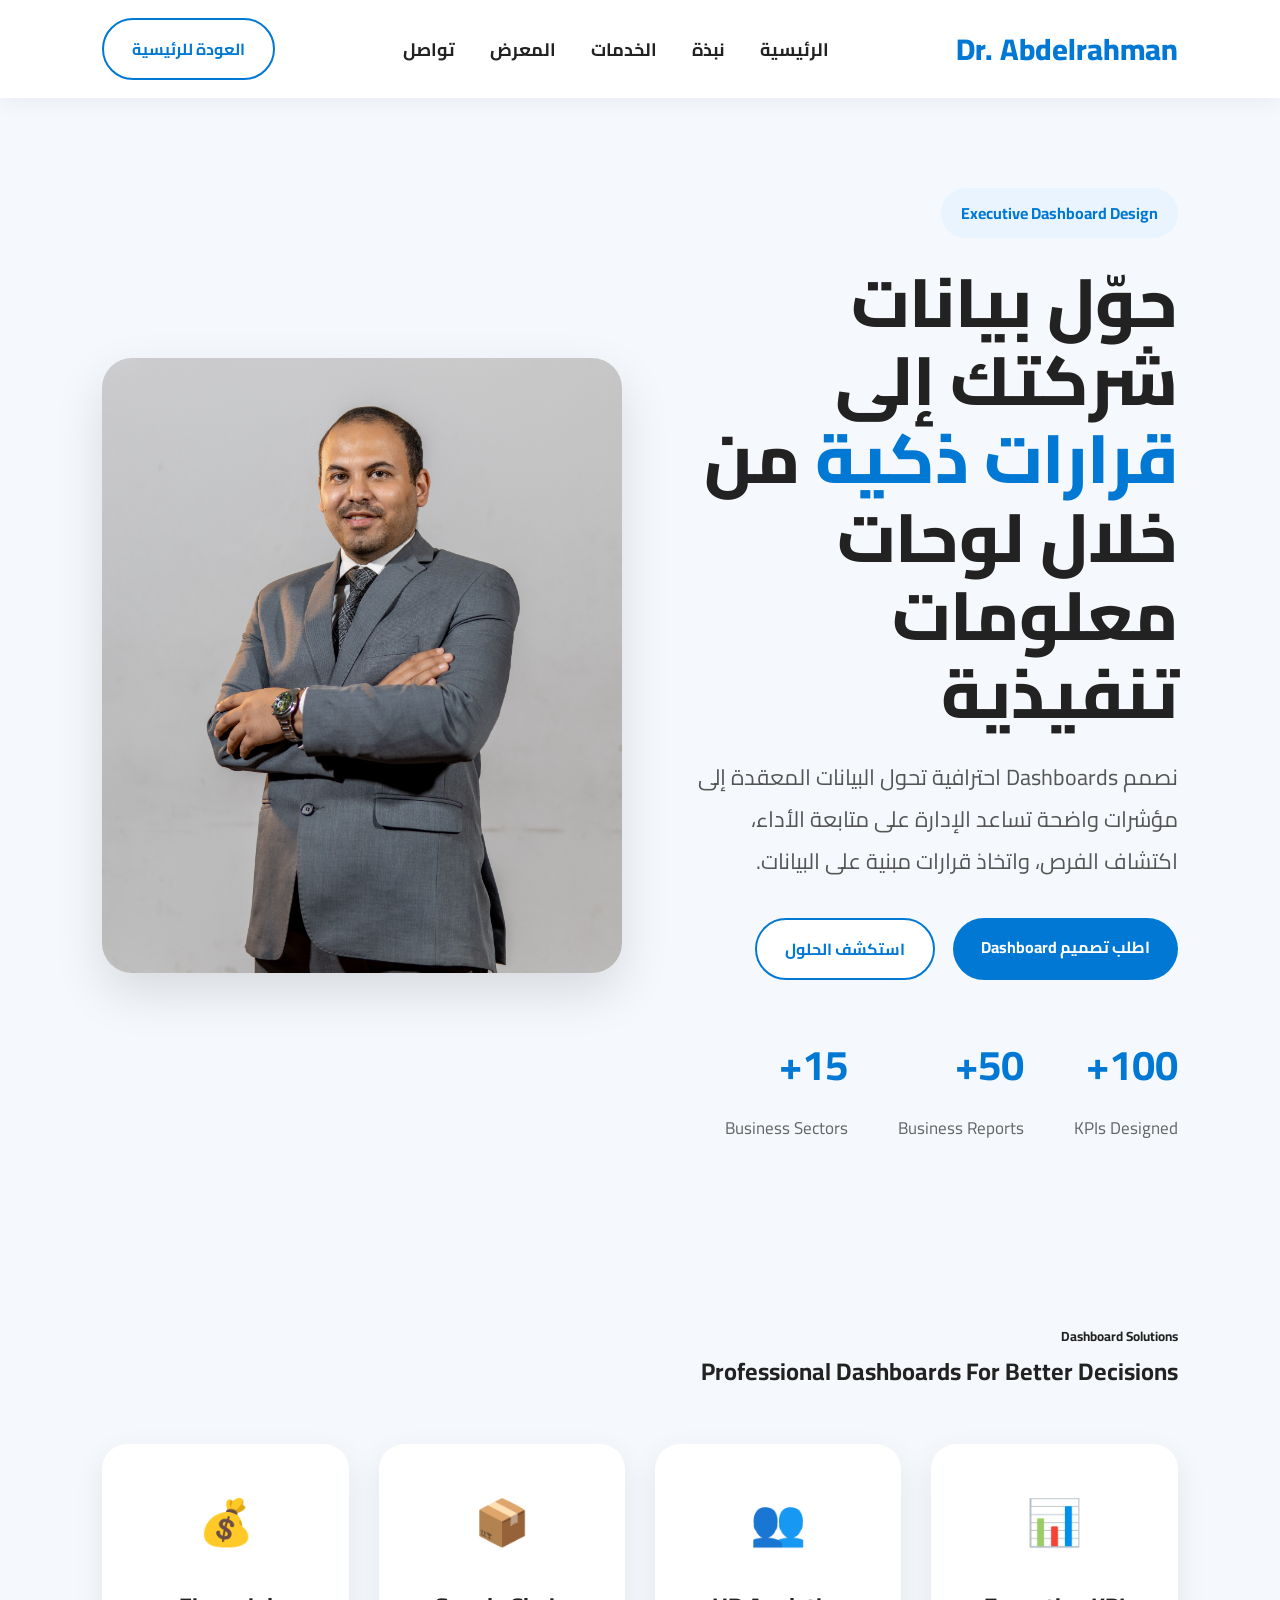
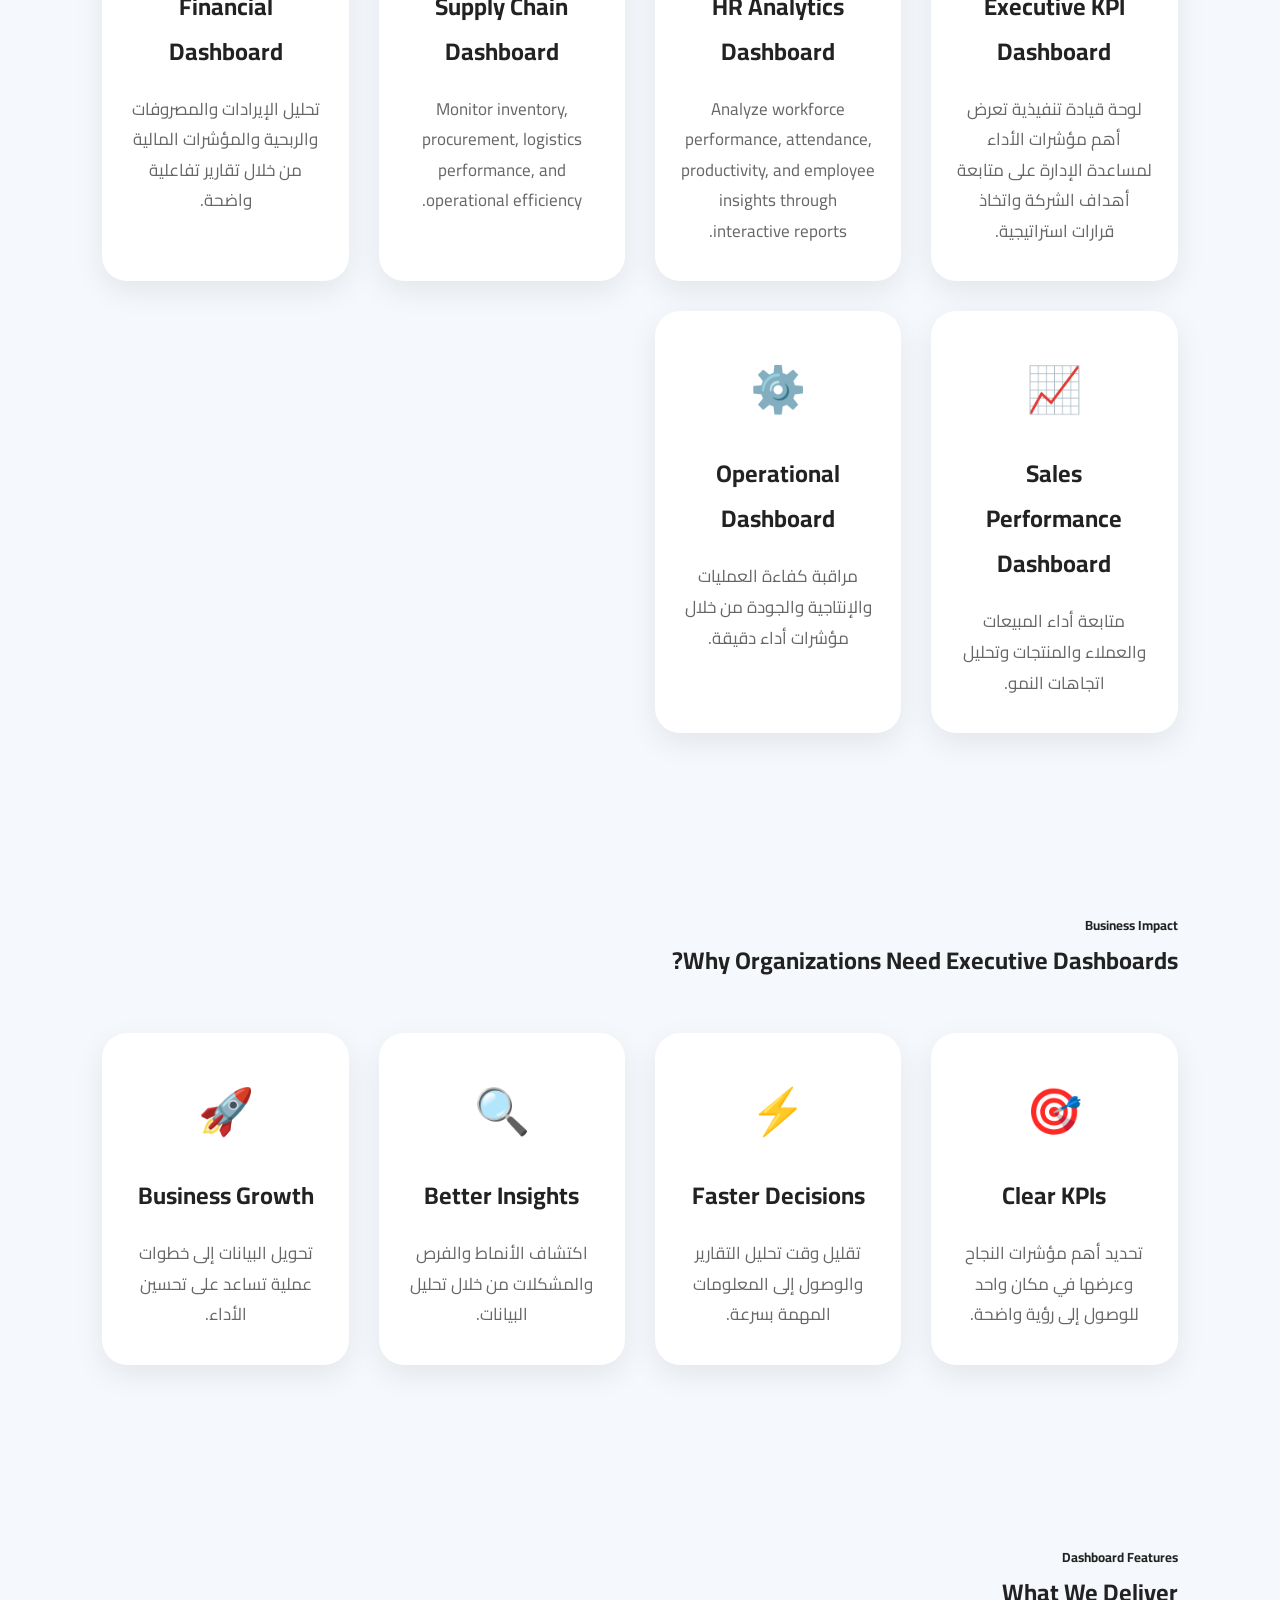
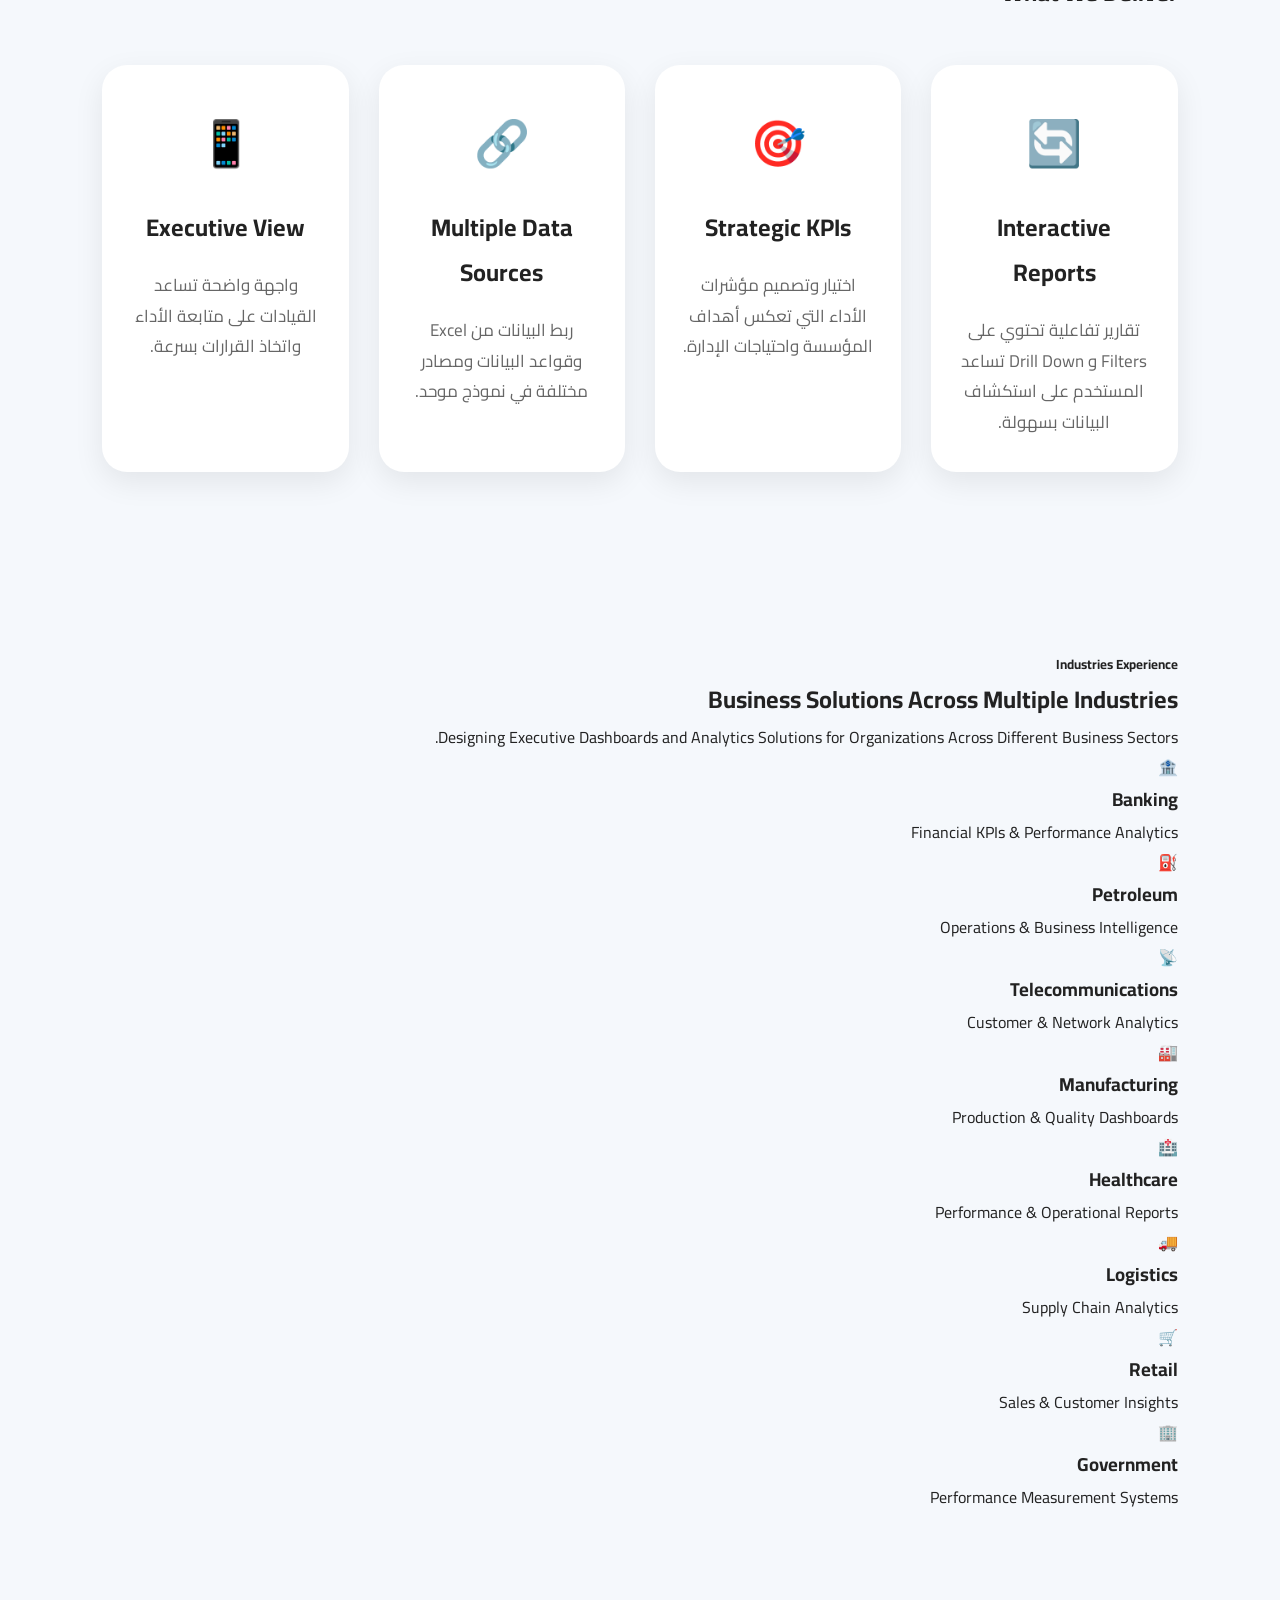
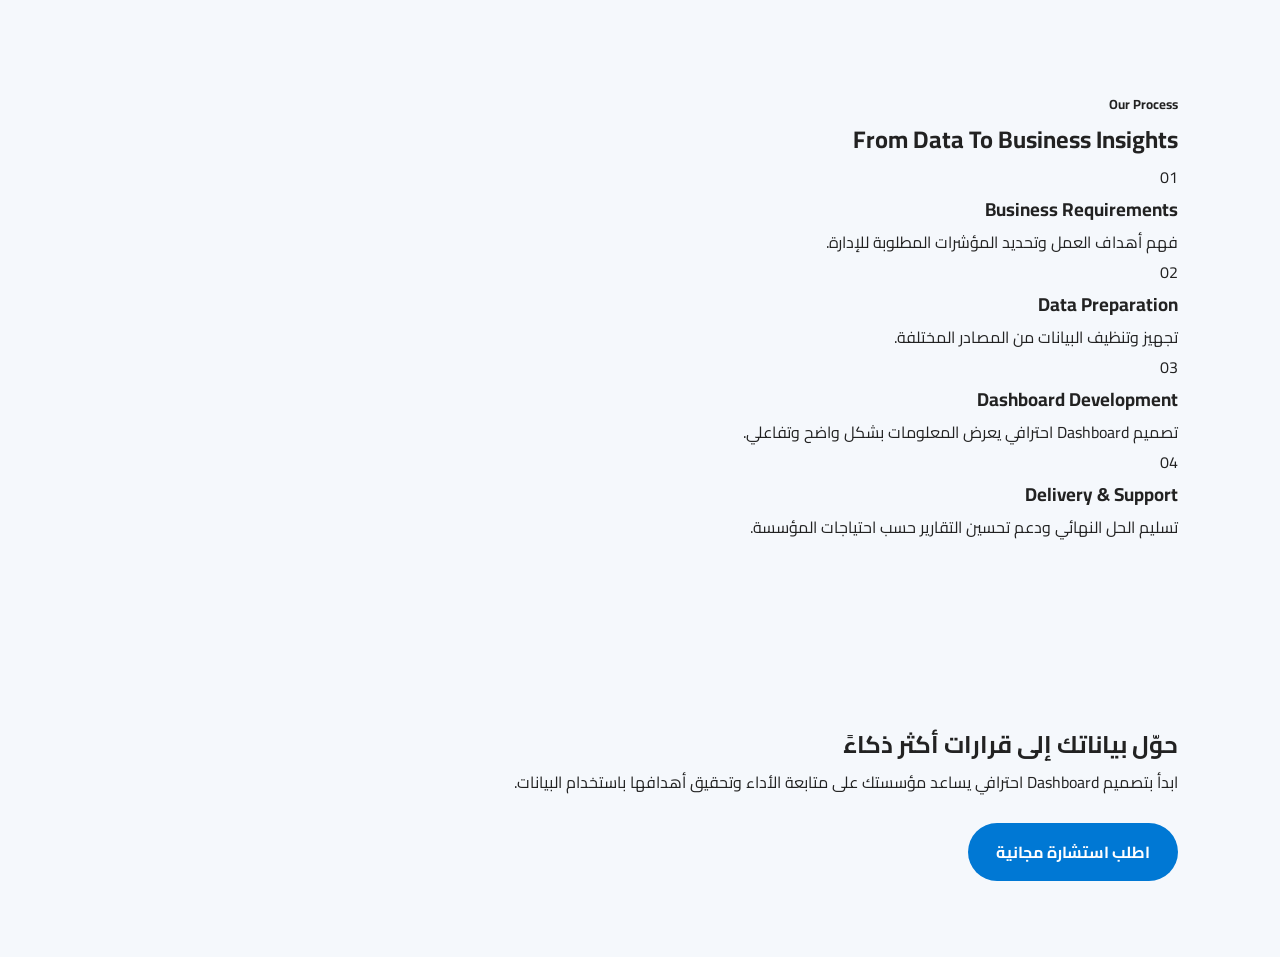
<file: executive-dashboard.html>
<!DOCTYPE html>
<html lang="ar" dir="rtl">

<head>

<meta charset="UTF-8">

<meta name="viewport" content="width=device-width, initial-scale=1.0">

<title>
Executive Dashboard Design | Dr. Abdelrahman
</title>


<link href="https://fonts.googleapis.com/css2?family=Cairo:wght@400;500;600;700;800&display=swap" rel="stylesheet">


<link rel="stylesheet" href="assets/css/style.css">

</head>


<body>



<!-- =====================================
HEADER
===================================== -->


<header>

<nav>


<div class="logo">

Dr. Abdelrahman

</div>



<ul>

<li><a href="index.html">الرئيسية</a></li>

<li><a href="index.html#about">نبذة</a></li>

<li><a href="index.html#services">الخدمات</a></li>

<li><a href="index.html#gallery">المعرض</a></li>

<li><a href="index.html#contact">تواصل</a></li>

</ul>



<a href="index.html" class="btn-outline">

العودة للرئيسية

</a>


</nav>

</header>





<!-- =====================================
HERO
===================================== -->


<section class="hero">


<div class="left">


<div class="tag">

Executive Dashboard Design

</div>




<h1>

حوّل بيانات شركتك إلى

<span>

قرارات ذكية

</span>

من خلال لوحات معلومات تنفيذية

</h1>




<p>

نصمم Dashboards احترافية تحول البيانات المعقدة إلى مؤشرات واضحة تساعد الإدارة على متابعة الأداء، اكتشاف الفرص، واتخاذ قرارات مبنية على البيانات.

</p>




<div class="hero-buttons">



<a href="https://wa.me/201100897621?text=السلام عليكم، أرغب في تصميم Executive Dashboard."

class="btn"

target="_blank">

اطلب تصميم Dashboard

</a>



<a href="#solutions" class="btn-outline">

استكشف الحلول

</a>



</div>





<div class="hero-stats">



<div>

<h3>

100+

</h3>

<span>

KPIs Designed

</span>

</div>




<div>

<h3>

50+

</h3>

<span>

Business Reports

</span>

</div>




<div>

<h3>

15+

</h3>

<span>

Business Sectors

</span>

</div>



</div>



</div>





<div class="right">


<img src="assets/images/profile.jpg.jpg"

alt="Executive Dashboard Design">


</div>



</section>



<!-- =====================================
DASHBOARD SOLUTIONS
===================================== -->


<section class="solutions" id="solutions">


<h5>

Dashboard Solutions

</h5>


<h2>

Professional Dashboards For Better Decisions

</h2>




<div class="service-boxes">



<div class="service-card">


<div class="icon">

📊

</div>


<h3>

Executive KPI Dashboard

</h3>


<p>

لوحة قيادة تنفيذية تعرض أهم مؤشرات الأداء لمساعدة الإدارة على متابعة أهداف الشركة واتخاذ قرارات استراتيجية.

</p>


</div>

<div class="service-card">

<div class="icon">

👥

</div>


<h3>

HR Analytics Dashboard

</h3>


<p>

Analyze workforce performance, attendance, productivity, and employee insights through interactive reports.

</p>


</div>


<div class="service-card">

<div class="icon">

📦

</div>


<h3>

Supply Chain Dashboard

</h3>


<p>

Monitor inventory, procurement, logistics performance, and operational efficiency.

</p>


</div>





<div class="service-card">


<div class="icon">

💰

</div>


<h3>

Financial Dashboard

</h3>


<p>

تحليل الإيرادات والمصروفات والربحية والمؤشرات المالية من خلال تقارير تفاعلية واضحة.

</p>


</div>





<div class="service-card">


<div class="icon">

📈

</div>


<h3>

Sales Performance Dashboard

</h3>


<p>

متابعة أداء المبيعات والعملاء والمنتجات وتحليل اتجاهات النمو.

</p>


</div>





<div class="service-card">


<div class="icon">

⚙️

</div>


<h3>

Operational Dashboard

</h3>


<p>

مراقبة كفاءة العمليات والإنتاجية والجودة من خلال مؤشرات أداء دقيقة.

</p>


</div>



</div>



</section>





<!-- =====================================
BUSINESS IMPACT
===================================== -->


<section class="impact">


<h5>

Business Impact

</h5>



<h2>

Why Organizations Need Executive Dashboards?

</h2>




<div class="service-boxes">



<div class="service-card">


<div class="icon">

🎯

</div>


<h3>

Clear KPIs

</h3>


<p>

تحديد أهم مؤشرات النجاح وعرضها في مكان واحد للوصول إلى رؤية واضحة.

</p>


</div>





<div class="service-card">


<div class="icon">

⚡

</div>


<h3>

Faster Decisions

</h3>


<p>

تقليل وقت تحليل التقارير والوصول إلى المعلومات المهمة بسرعة.

</p>


</div>





<div class="service-card">


<div class="icon">

🔍

</div>


<h3>

Better Insights

</h3>


<p>

اكتشاف الأنماط والفرص والمشكلات من خلال تحليل البيانات.

</p>


</div>





<div class="service-card">


<div class="icon">

🚀

</div>


<h3>

Business Growth

</h3>


<p>

تحويل البيانات إلى خطوات عملية تساعد على تحسين الأداء.

</p>


</div>



</div>


</section>


<!-- =====================================
DASHBOARD FEATURES
===================================== -->


<section class="features">


<h5>

Dashboard Features

</h5>


<h2>

What We Deliver

</h2>




<div class="service-boxes">



<div class="service-card">


<div class="icon">

🔄

</div>


<h3>

Interactive Reports

</h3>


<p>

تقارير تفاعلية تحتوي على Filters و Drill Down تساعد المستخدم على استكشاف البيانات بسهولة.

</p>


</div>





<div class="service-card">


<div class="icon">

🎯

</div>


<h3>

Strategic KPIs

</h3>


<p>

اختيار وتصميم مؤشرات الأداء التي تعكس أهداف المؤسسة واحتياجات الإدارة.

</p>


</div>





<div class="service-card">


<div class="icon">

🔗

</div>


<h3>

Multiple Data Sources

</h3>


<p>

ربط البيانات من Excel وقواعد البيانات ومصادر مختلفة في نموذج موحد.

</p>


</div>





<div class="service-card">


<div class="icon">

📱

</div>


<h3>

Executive View

</h3>


<p>

واجهة واضحة تساعد القيادات على متابعة الأداء واتخاذ القرارات بسرعة.

</p>


</div>



</div>


</section>



<!-- =====================================
INDUSTRIES
===================================== -->


<section class="industries">


<h5>

Industries Experience

</h5>



<h2>

Business Solutions Across Multiple Industries

</h2>



<p class="section-desc">

Designing Executive Dashboards and Analytics Solutions for Organizations Across Different Business Sectors.

</p>




<div class="industry-grid">



<div class="industry-card">

<div class="industry-icon">

🏦

</div>

<h3>

Banking

</h3>

<p>

Financial KPIs & Performance Analytics

</p>

</div>





<div class="industry-card">

<div class="industry-icon">

⛽

</div>

<h3>

Petroleum

</h3>

<p>

Operations & Business Intelligence

</p>

</div>





<div class="industry-card">

<div class="industry-icon">

📡

</div>

<h3>

Telecommunications

</h3>

<p>

Customer & Network Analytics

</p>

</div>





<div class="industry-card">

<div class="industry-icon">

🏭

</div>

<h3>

Manufacturing

</h3>

<p>

Production & Quality Dashboards

</p>

</div>





<div class="industry-card">

<div class="industry-icon">

🏥

</div>

<h3>

Healthcare

</h3>

<p>

Performance & Operational Reports

</p>

</div>





<div class="industry-card">

<div class="industry-icon">

🚚

</div>

<h3>

Logistics

</h3>

<p>

Supply Chain Analytics

</p>

</div>





<div class="industry-card">

<div class="industry-icon">

🛒

</div>

<h3>

Retail

</h3>

<p>

Sales & Customer Insights

</p>

</div>





<div class="industry-card">

<div class="industry-icon">

🏢

</div>

<h3>

Government

</h3>

<p>

Performance Measurement Systems

</p>

</div>




</div>


</section>




<!-- =====================================
DASHBOARD DESIGN PROCESS
===================================== -->


<section class="methodology">


<h5>

Our Process

</h5>


<h2>

From Data To Business Insights

</h2>




<div class="timeline">



<div class="timeline-item">


<div class="timeline-number">

01

</div>


<div class="timeline-content">


<h3>

Business Requirements

</h3>


<p>

فهم أهداف العمل وتحديد المؤشرات المطلوبة للإدارة.

</p>


</div>


</div>





<div class="timeline-item">


<div class="timeline-number">

02

</div>


<div class="timeline-content">


<h3>

Data Preparation

</h3>


<p>

تجهيز وتنظيف البيانات من المصادر المختلفة.

</p>


</div>


</div>





<div class="timeline-item">


<div class="timeline-number">

03

</div>


<div class="timeline-content">


<h3>

Dashboard Development

</h3>


<p>

تصميم Dashboard احترافي يعرض المعلومات بشكل واضح وتفاعلي.

</p>


</div>


</div>





<div class="timeline-item">


<div class="timeline-number">

04

</div>


<div class="timeline-content">


<h3>

Delivery & Support

</h3>


<p>

تسليم الحل النهائي ودعم تحسين التقارير حسب احتياجات المؤسسة.

</p>


</div>


</div>



</div>


</section>


<!-- =====================================
FINAL CTA
===================================== -->


<section class="cta">


<h2>

حوّل بياناتك إلى قرارات أكثر ذكاءً

</h2>



<p>

ابدأ بتصميم Dashboard احترافي يساعد مؤسستك على متابعة الأداء وتحقيق أهدافها باستخدام البيانات.

</p>




<div style="margin-top:40px;">


<a href="https://wa.me/201100897621?text=السلام عليكم، أرغب في تصميم Executive Dashboard."

class="btn"

target="_blank">

اطلب استشارة مجانية

</a>


</div>



</section>




</body>

</html>
</file>
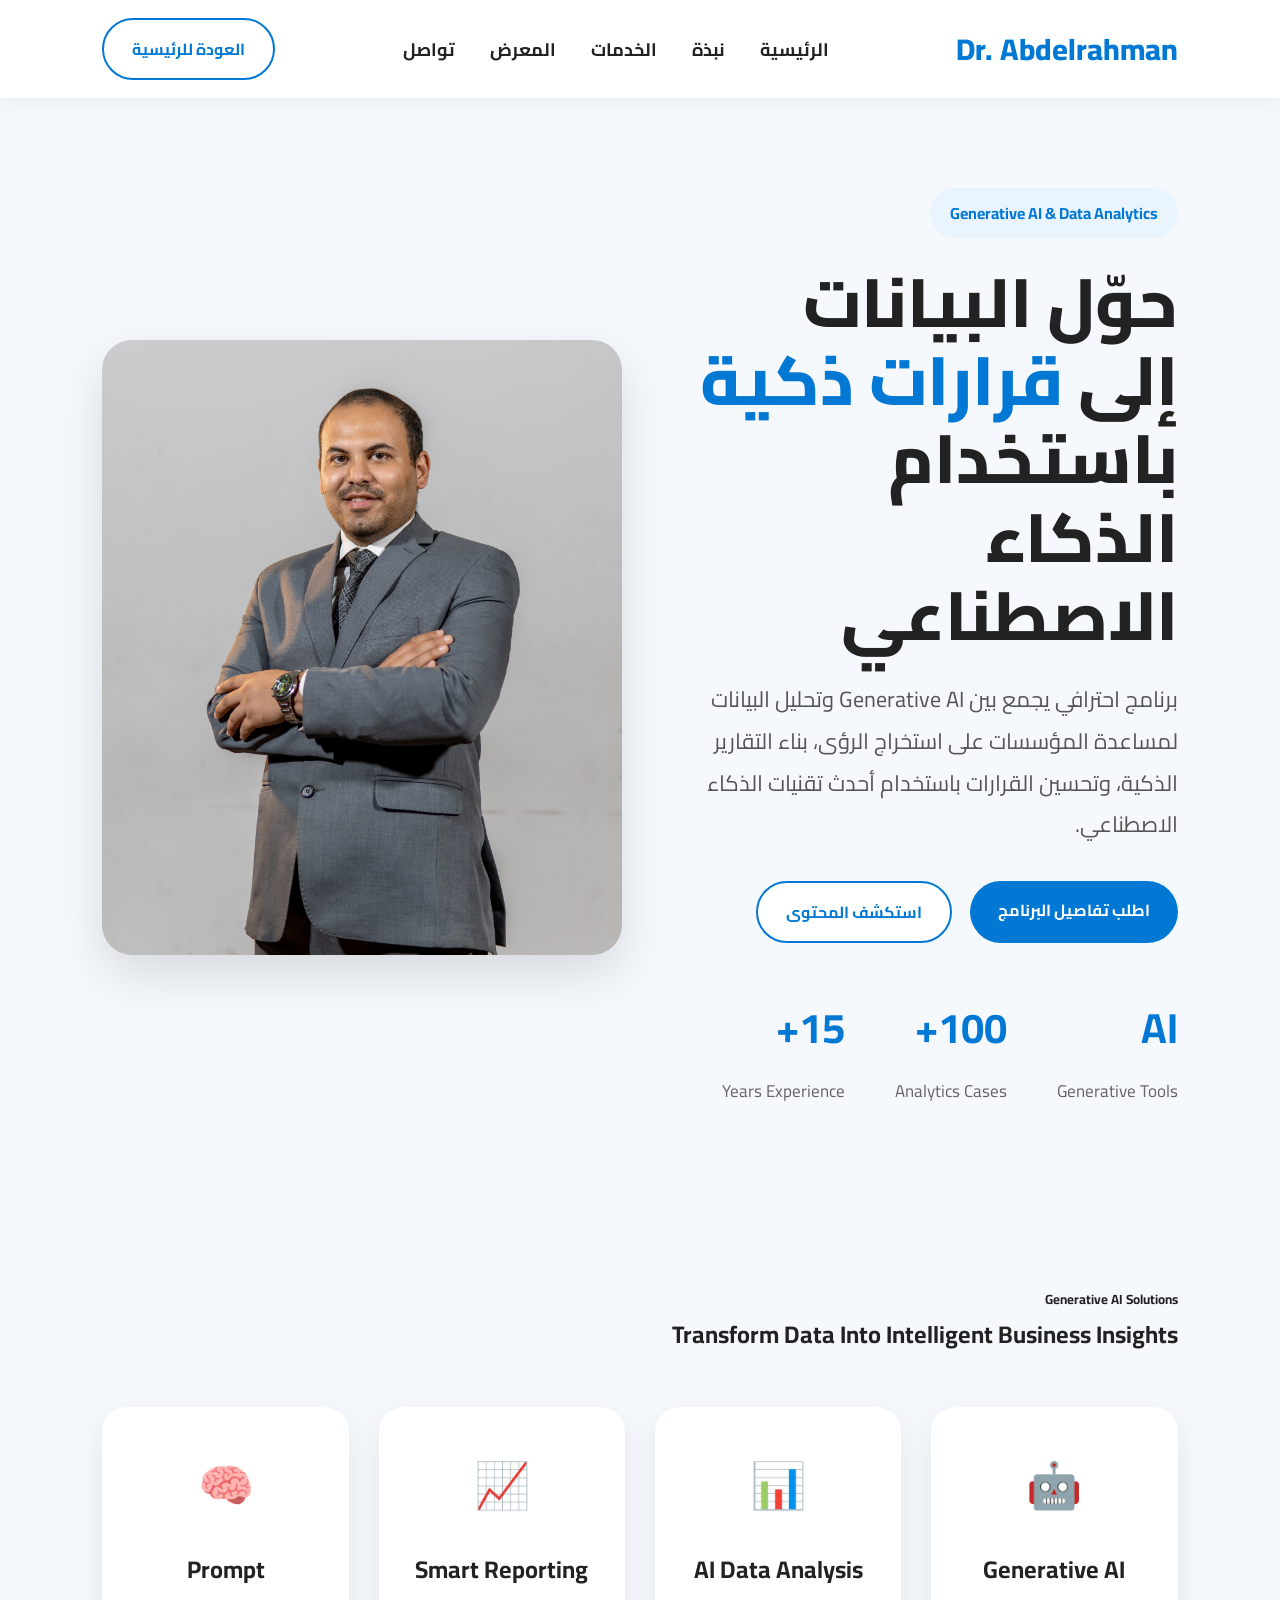
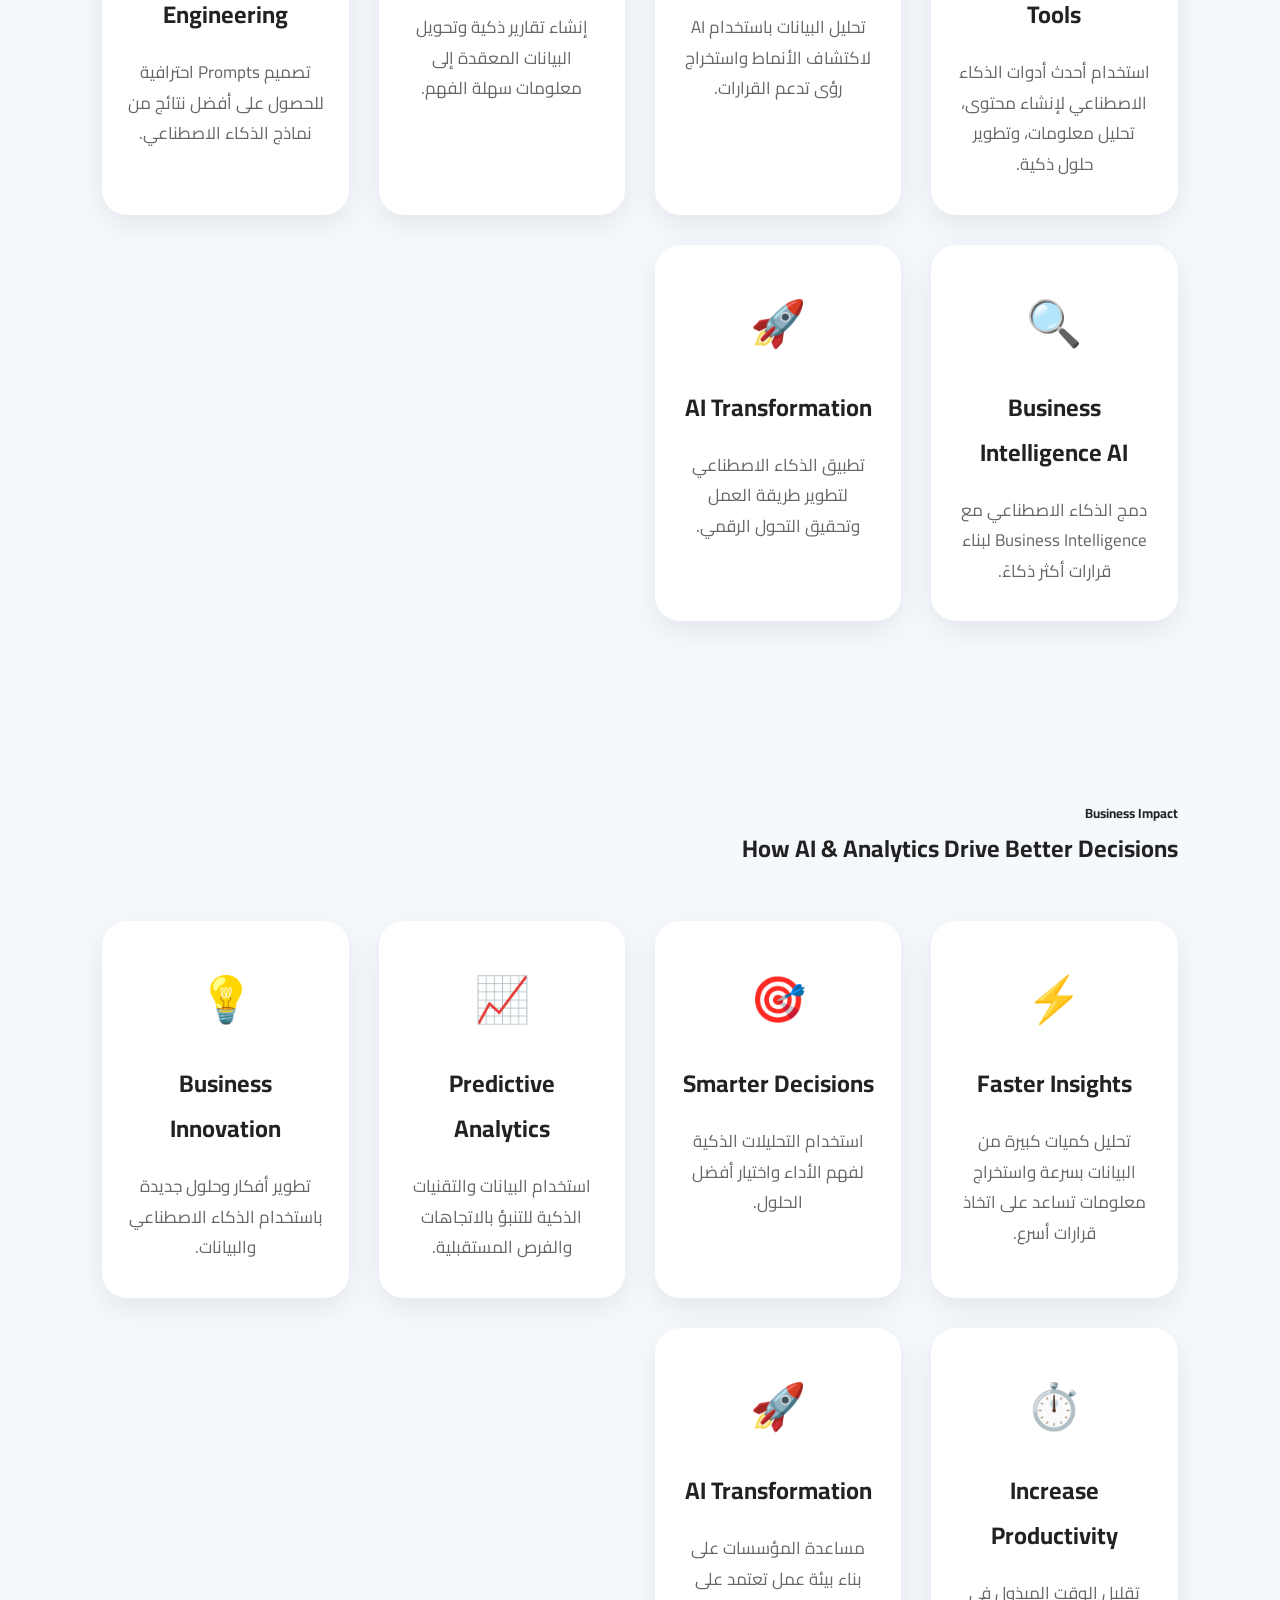
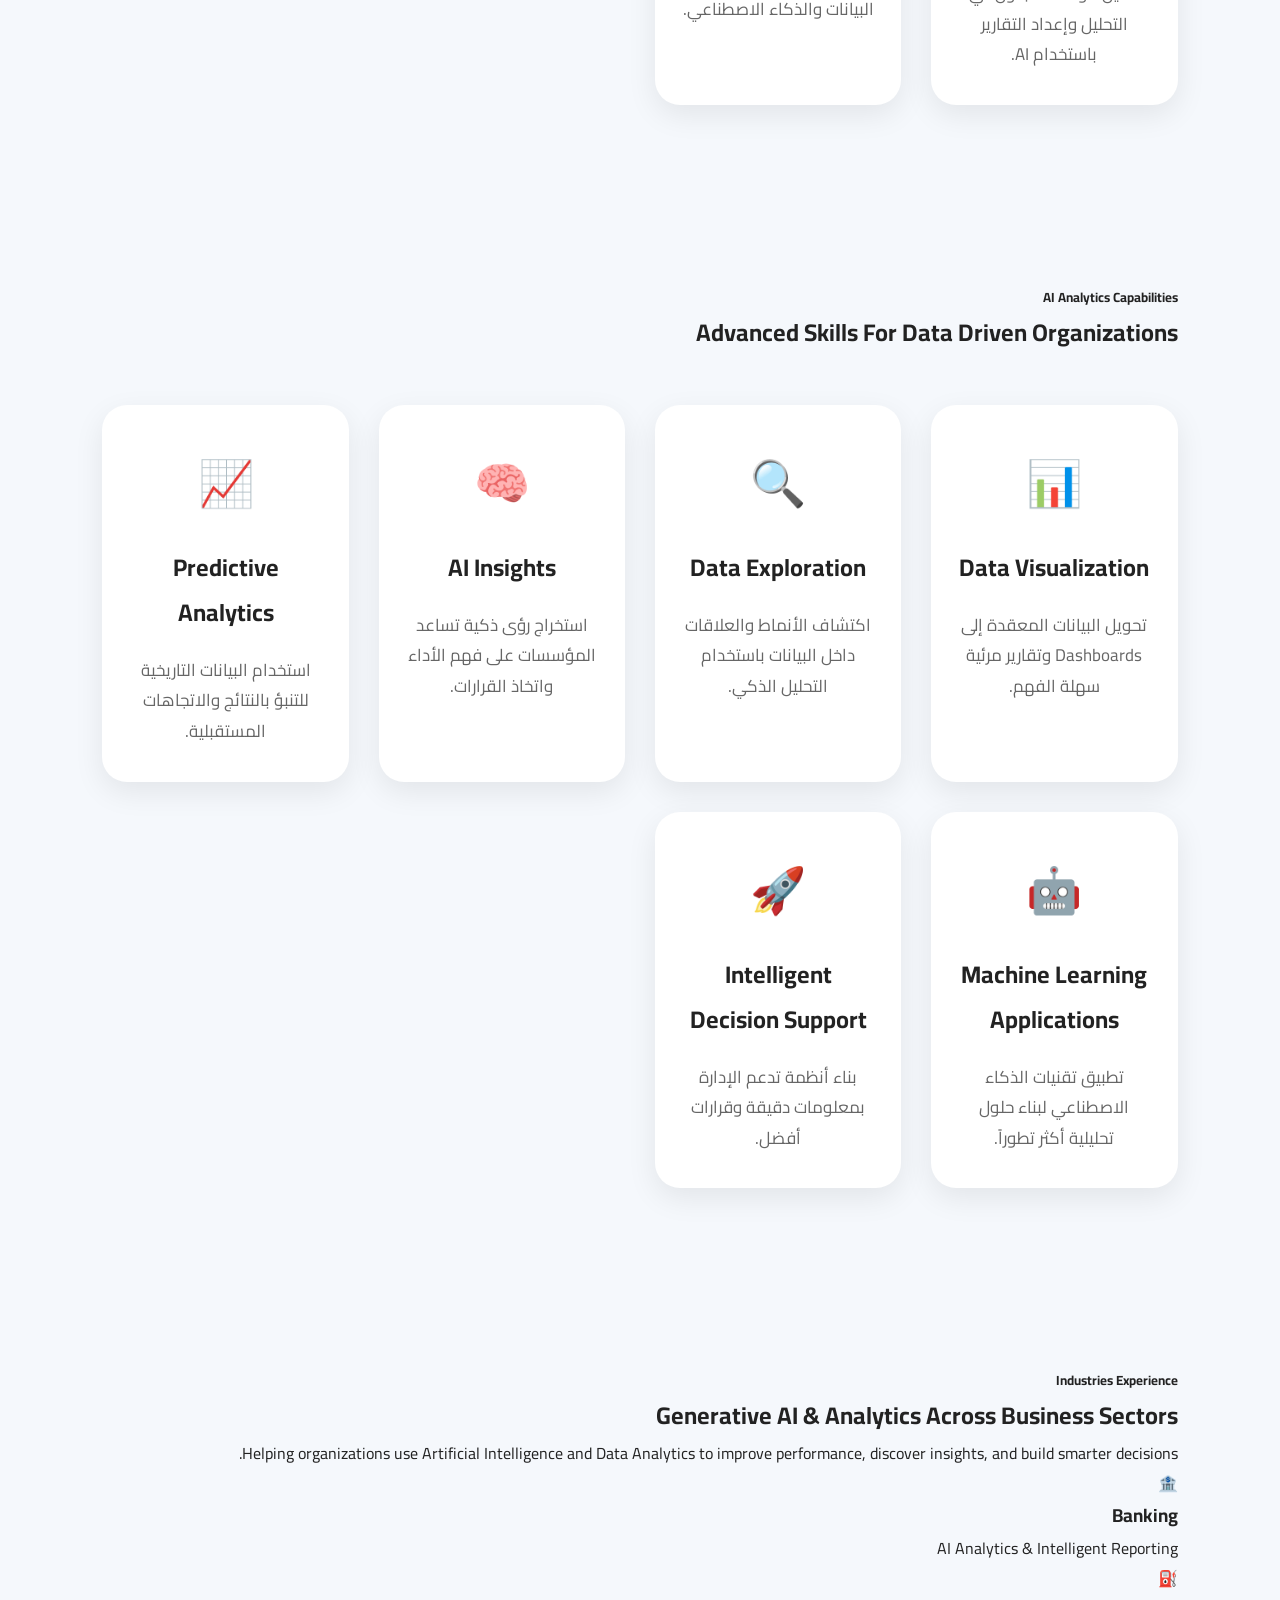
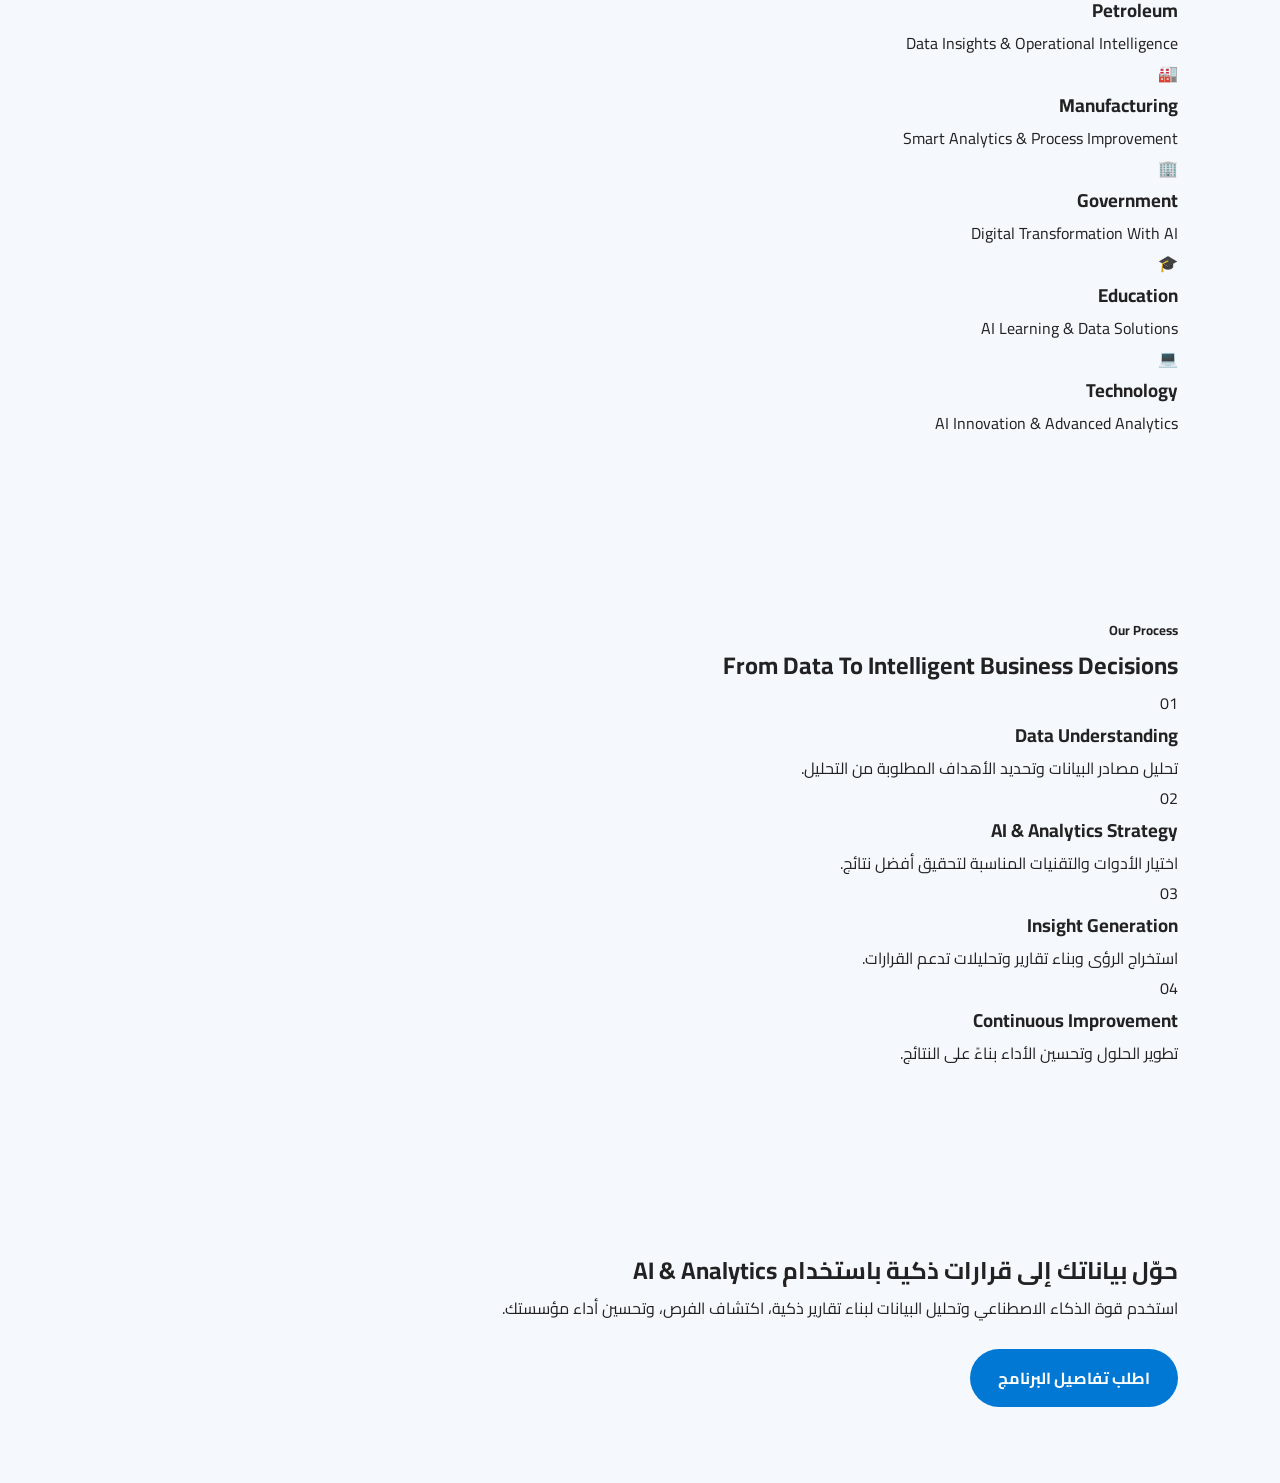
<file: generative-ai-data-analytics.html>
<!DOCTYPE html>
<html lang="ar" dir="rtl">

<head>

<meta charset="UTF-8">

<meta name="viewport" content="width=device-width, initial-scale=1.0">

<title>
Generative AI & Data Analytics | Dr. Abdelrahman
</title>


<link href="https://fonts.googleapis.com/css2?family=Cairo:wght@400;500;600;700;800&display=swap" rel="stylesheet">


<link rel="stylesheet" href="assets/css/style.css">

</head>


<body>


<!-- =====================================
HEADER
===================================== -->


<header>

<nav>


<div class="logo">

Dr. Abdelrahman

</div>



<ul>

<li><a href="index.html">الرئيسية</a></li>

<li><a href="index.html#about">نبذة</a></li>

<li><a href="index.html#services">الخدمات</a></li>

<li><a href="index.html#gallery">المعرض</a></li>

<li><a href="index.html#contact">تواصل</a></li>

</ul>



<a href="index.html" class="btn-outline">

العودة للرئيسية

</a>


</nav>

</header>





<!-- =====================================
HERO
===================================== -->


<section class="hero">


<div class="left">


<div class="tag">

Generative AI & Data Analytics

</div>




<h1>

حوّل البيانات إلى

<span>

قرارات ذكية

</span>

باستخدام الذكاء الاصطناعي

</h1>




<p>

برنامج احترافي يجمع بين Generative AI وتحليل البيانات لمساعدة المؤسسات على استخراج الرؤى، بناء التقارير الذكية، وتحسين القرارات باستخدام أحدث تقنيات الذكاء الاصطناعي.

</p>




<div class="hero-buttons">



<a href="https://wa.me/201100897621?text=السلام عليكم، أرغب في برنامج Generative AI & Data Analytics"

class="btn"

target="_blank">

اطلب تفاصيل البرنامج

</a>



<a href="#solutions" class="btn-outline">

استكشف المحتوى

</a>



</div>





<div class="hero-stats">



<div>

<h3>

AI

</h3>

<span>

Generative Tools

</span>

</div>




<div>

<h3>

100+

</h3>

<span>

Analytics Cases

</span>

</div>




<div>

<h3>

15+

</h3>

<span>

Years Experience

</span>

</div>



</div>



</div>





<div class="right">


<img src="assets/images/profile.jpg.jpg"

alt="Generative AI Data Analytics">


</div>



</section>


<!-- =====================================
GENERATIVE AI SOLUTIONS
===================================== -->


<section class="solutions" id="solutions">


<h5>

Generative AI Solutions

</h5>



<h2>

Transform Data Into Intelligent Business Insights

</h2>




<div class="service-boxes">



<div class="service-card">


<div class="icon">

🤖

</div>


<h3>

Generative AI Tools

</h3>


<p>

استخدام أحدث أدوات الذكاء الاصطناعي لإنشاء محتوى، تحليل معلومات، وتطوير حلول ذكية.

</p>


</div>





<div class="service-card">


<div class="icon">

📊

</div>


<h3>

AI Data Analysis

</h3>


<p>

تحليل البيانات باستخدام AI لاكتشاف الأنماط واستخراج رؤى تدعم القرارات.

</p>


</div>





<div class="service-card">


<div class="icon">

📈

</div>


<h3>

Smart Reporting

</h3>


<p>

إنشاء تقارير ذكية وتحويل البيانات المعقدة إلى معلومات سهلة الفهم.

</p>


</div>





<div class="service-card">


<div class="icon">

🧠

</div>


<h3>

Prompt Engineering

</h3>


<p>

تصميم Prompts احترافية للحصول على أفضل نتائج من نماذج الذكاء الاصطناعي.

</p>


</div>





<div class="service-card">


<div class="icon">

🔍

</div>


<h3>

Business Intelligence AI

</h3>


<p>

دمج الذكاء الاصطناعي مع Business Intelligence لبناء قرارات أكثر ذكاءً.

</p>


</div>





<div class="service-card">


<div class="icon">

🚀

</div>


<h3>

AI Transformation

</h3>


<p>

تطبيق الذكاء الاصطناعي لتطوير طريقة العمل وتحقيق التحول الرقمي.

</p>


</div>



</div>


</section>

<!-- =====================================
BUSINESS IMPACT
===================================== -->


<section class="impact">


<h5>

Business Impact

</h5>



<h2>

How AI & Analytics Drive Better Decisions

</h2>




<div class="service-boxes">



<div class="service-card">


<div class="icon">

⚡

</div>


<h3>

Faster Insights

</h3>


<p>

تحليل كميات كبيرة من البيانات بسرعة واستخراج معلومات تساعد على اتخاذ قرارات أسرع.

</p>


</div>





<div class="service-card">


<div class="icon">

🎯

</div>


<h3>

Smarter Decisions

</h3>


<p>

استخدام التحليلات الذكية لفهم الأداء واختيار أفضل الحلول.

</p>


</div>





<div class="service-card">


<div class="icon">

📈

</div>


<h3>

Predictive Analytics

</h3>


<p>

استخدام البيانات والتقنيات الذكية للتنبؤ بالاتجاهات والفرص المستقبلية.

</p>


</div>





<div class="service-card">


<div class="icon">

💡

</div>


<h3>

Business Innovation

</h3>


<p>

تطوير أفكار وحلول جديدة باستخدام الذكاء الاصطناعي والبيانات.

</p>


</div>





<div class="service-card">


<div class="icon">

⏱️

</div>


<h3>

Increase Productivity

</h3>


<p>

تقليل الوقت المبذول في التحليل وإعداد التقارير باستخدام AI.

</p>


</div>





<div class="service-card">


<div class="icon">

🚀

</div>


<h3>

AI Transformation

</h3>


<p>

مساعدة المؤسسات على بناء بيئة عمل تعتمد على البيانات والذكاء الاصطناعي.

</p>


</div>



</div>


</section>


<!-- =====================================
AI ANALYTICS FEATURES
===================================== -->


<section class="features">


<h5>

AI Analytics Capabilities

</h5>



<h2>

Advanced Skills For Data Driven Organizations

</h2>




<div class="service-boxes">



<div class="service-card">


<div class="icon">

📊

</div>


<h3>

Data Visualization

</h3>


<p>

تحويل البيانات المعقدة إلى Dashboards وتقارير مرئية سهلة الفهم.

</p>


</div>





<div class="service-card">


<div class="icon">

🔍

</div>


<h3>

Data Exploration

</h3>


<p>

اكتشاف الأنماط والعلاقات داخل البيانات باستخدام التحليل الذكي.

</p>


</div>





<div class="service-card">


<div class="icon">

🧠

</div>


<h3>

AI Insights

</h3>


<p>

استخراج رؤى ذكية تساعد المؤسسات على فهم الأداء واتخاذ القرارات.

</p>


</div>





<div class="service-card">


<div class="icon">

📈

</div>


<h3>

Predictive Analytics

</h3>


<p>

استخدام البيانات التاريخية للتنبؤ بالنتائج والاتجاهات المستقبلية.

</p>


</div>





<div class="service-card">


<div class="icon">

🤖

</div>


<h3>

Machine Learning Applications

</h3>


<p>

تطبيق تقنيات الذكاء الاصطناعي لبناء حلول تحليلية أكثر تطوراً.

</p>


</div>





<div class="service-card">


<div class="icon">

🚀

</div>


<h3>

Intelligent Decision Support

</h3>


<p>

بناء أنظمة تدعم الإدارة بمعلومات دقيقة وقرارات أفضل.

</p>


</div>



</div>


</section>


<!-- =====================================
INDUSTRIES EXPERIENCE
===================================== -->


<section class="industries">


<h5>

Industries Experience

</h5>



<h2>

Generative AI & Analytics Across Business Sectors

</h2>



<p class="section-desc">

Helping organizations use Artificial Intelligence and Data Analytics to improve performance, discover insights, and build smarter decisions.

</p>




<div class="industry-grid">



<div class="industry-card">

<div class="industry-icon">

🏦

</div>

<h3>

Banking

</h3>

<p>

AI Analytics & Intelligent Reporting

</p>

</div>





<div class="industry-card">

<div class="industry-icon">

⛽

</div>

<h3>

Petroleum

</h3>

<p>

Data Insights & Operational Intelligence

</p>

</div>





<div class="industry-card">

<div class="industry-icon">

🏭

</div>

<h3>

Manufacturing

</h3>

<p>

Smart Analytics & Process Improvement

</p>

</div>





<div class="industry-card">

<div class="industry-icon">

🏢

</div>

<h3>

Government

</h3>

<p>

Digital Transformation With AI

</p>

</div>





<div class="industry-card">

<div class="industry-icon">

🎓

</div>

<h3>

Education

</h3>

<p>

AI Learning & Data Solutions

</p>

</div>





<div class="industry-card">

<div class="industry-icon">

💻

</div>

<h3>

Technology

</h3>

<p>

AI Innovation & Advanced Analytics

</p>

</div>



</div>


</section>





<!-- =====================================
PROCESS
===================================== -->


<section class="methodology">


<h5>

Our Process

</h5>



<h2>

From Data To Intelligent Business Decisions

</h2>




<div class="timeline">



<div class="timeline-item">


<div class="timeline-number">

01

</div>


<div class="timeline-content">


<h3>

Data Understanding

</h3>


<p>

تحليل مصادر البيانات وتحديد الأهداف المطلوبة من التحليل.

</p>


</div>


</div>





<div class="timeline-item">


<div class="timeline-number">

02

</div>


<div class="timeline-content">


<h3>

AI & Analytics Strategy

</h3>


<p>

اختيار الأدوات والتقنيات المناسبة لتحقيق أفضل نتائج.

</p>


</div>


</div>





<div class="timeline-item">


<div class="timeline-number">

03

</div>


<div class="timeline-content">


<h3>

Insight Generation

</h3>


<p>

استخراج الرؤى وبناء تقارير وتحليلات تدعم القرارات.

</p>


</div>


</div>





<div class="timeline-item">


<div class="timeline-number">

04

</div>


<div class="timeline-content">


<h3>

Continuous Improvement

</h3>


<p>

تطوير الحلول وتحسين الأداء بناءً على النتائج.

</p>


</div>


</div>



</div>


</section>


<!-- =====================================
FINAL CTA
===================================== -->


<section class="cta">


<h2>

حوّل بياناتك إلى قرارات ذكية باستخدام AI & Analytics

</h2>



<p>

استخدم قوة الذكاء الاصطناعي وتحليل البيانات لبناء تقارير ذكية، اكتشاف الفرص، وتحسين أداء مؤسستك.

</p>




<div style="margin-top:40px;">


<a href="https://wa.me/201100897621?text=السلام عليكم، أرغب في برنامج Generative AI & Data Analytics"

class="btn"

target="_blank">

اطلب تفاصيل البرنامج

</a>


</div>



</section>



</body>

</html>
</file>
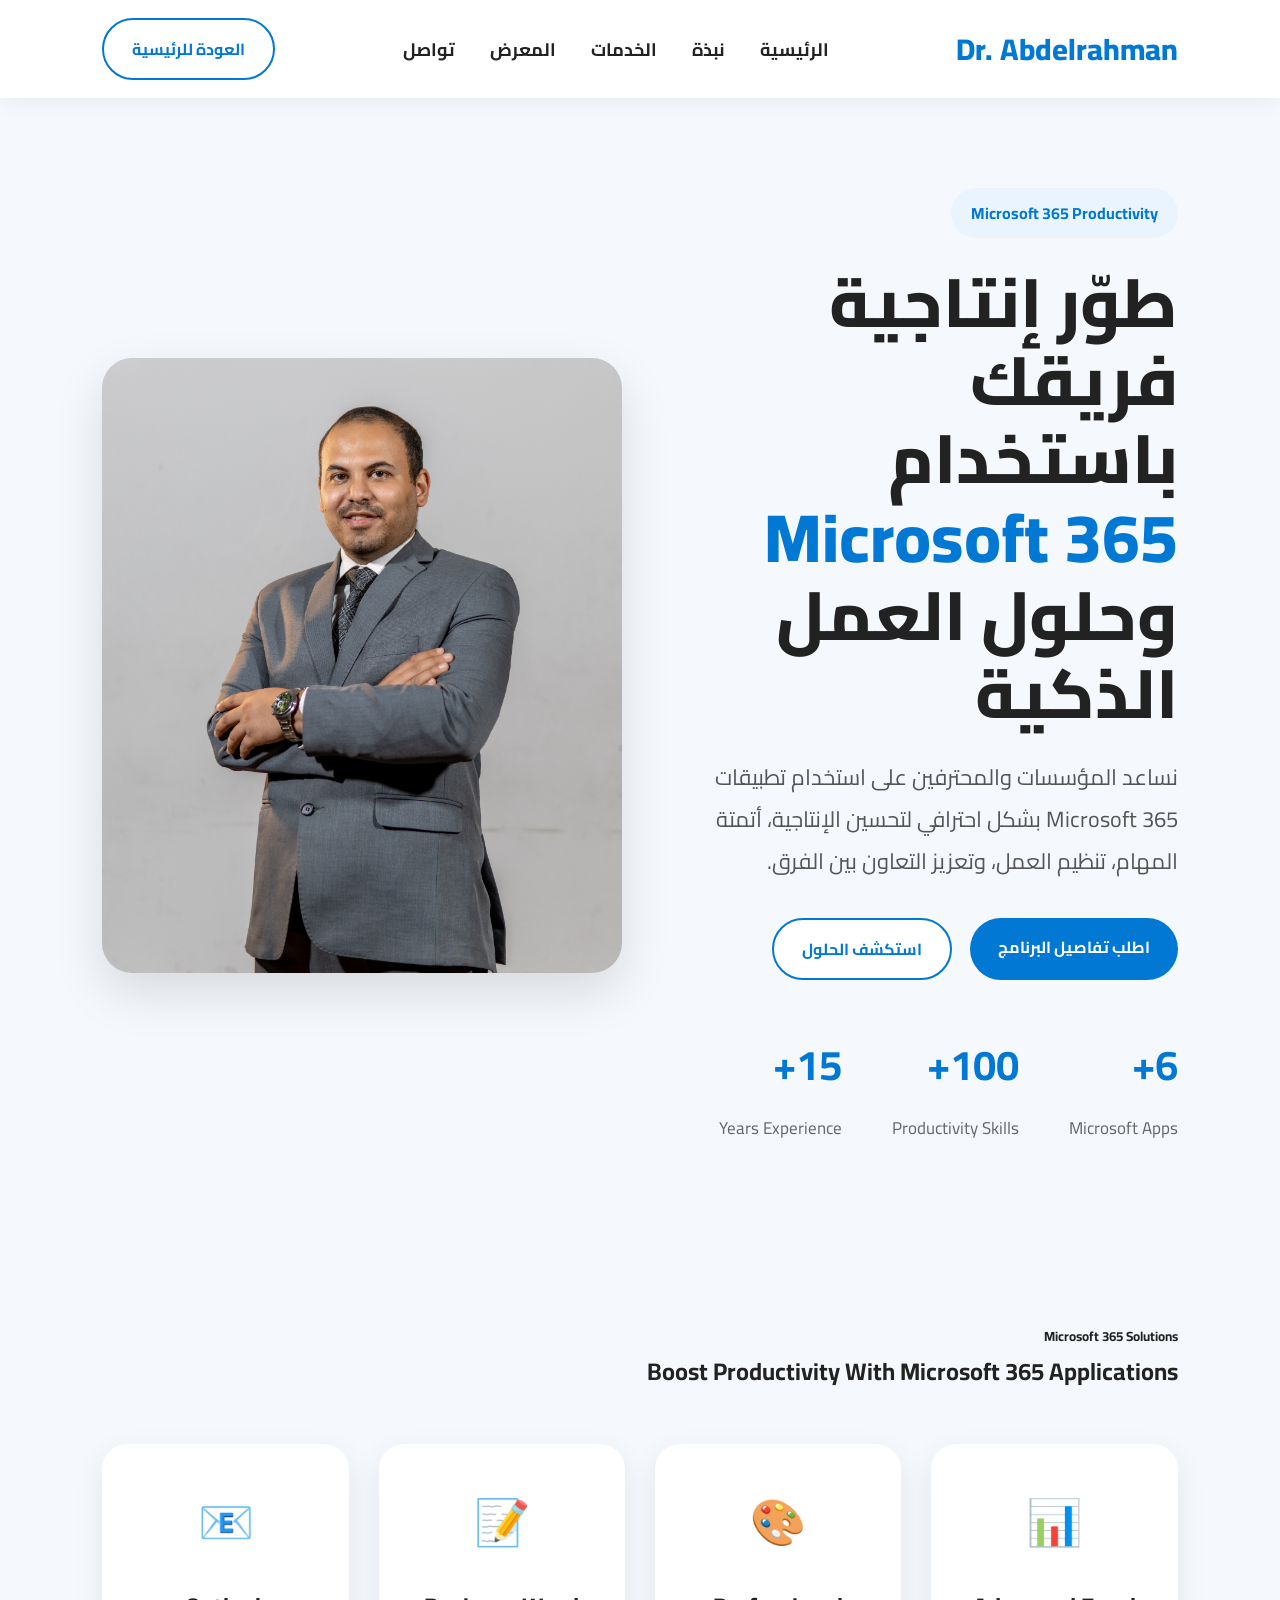
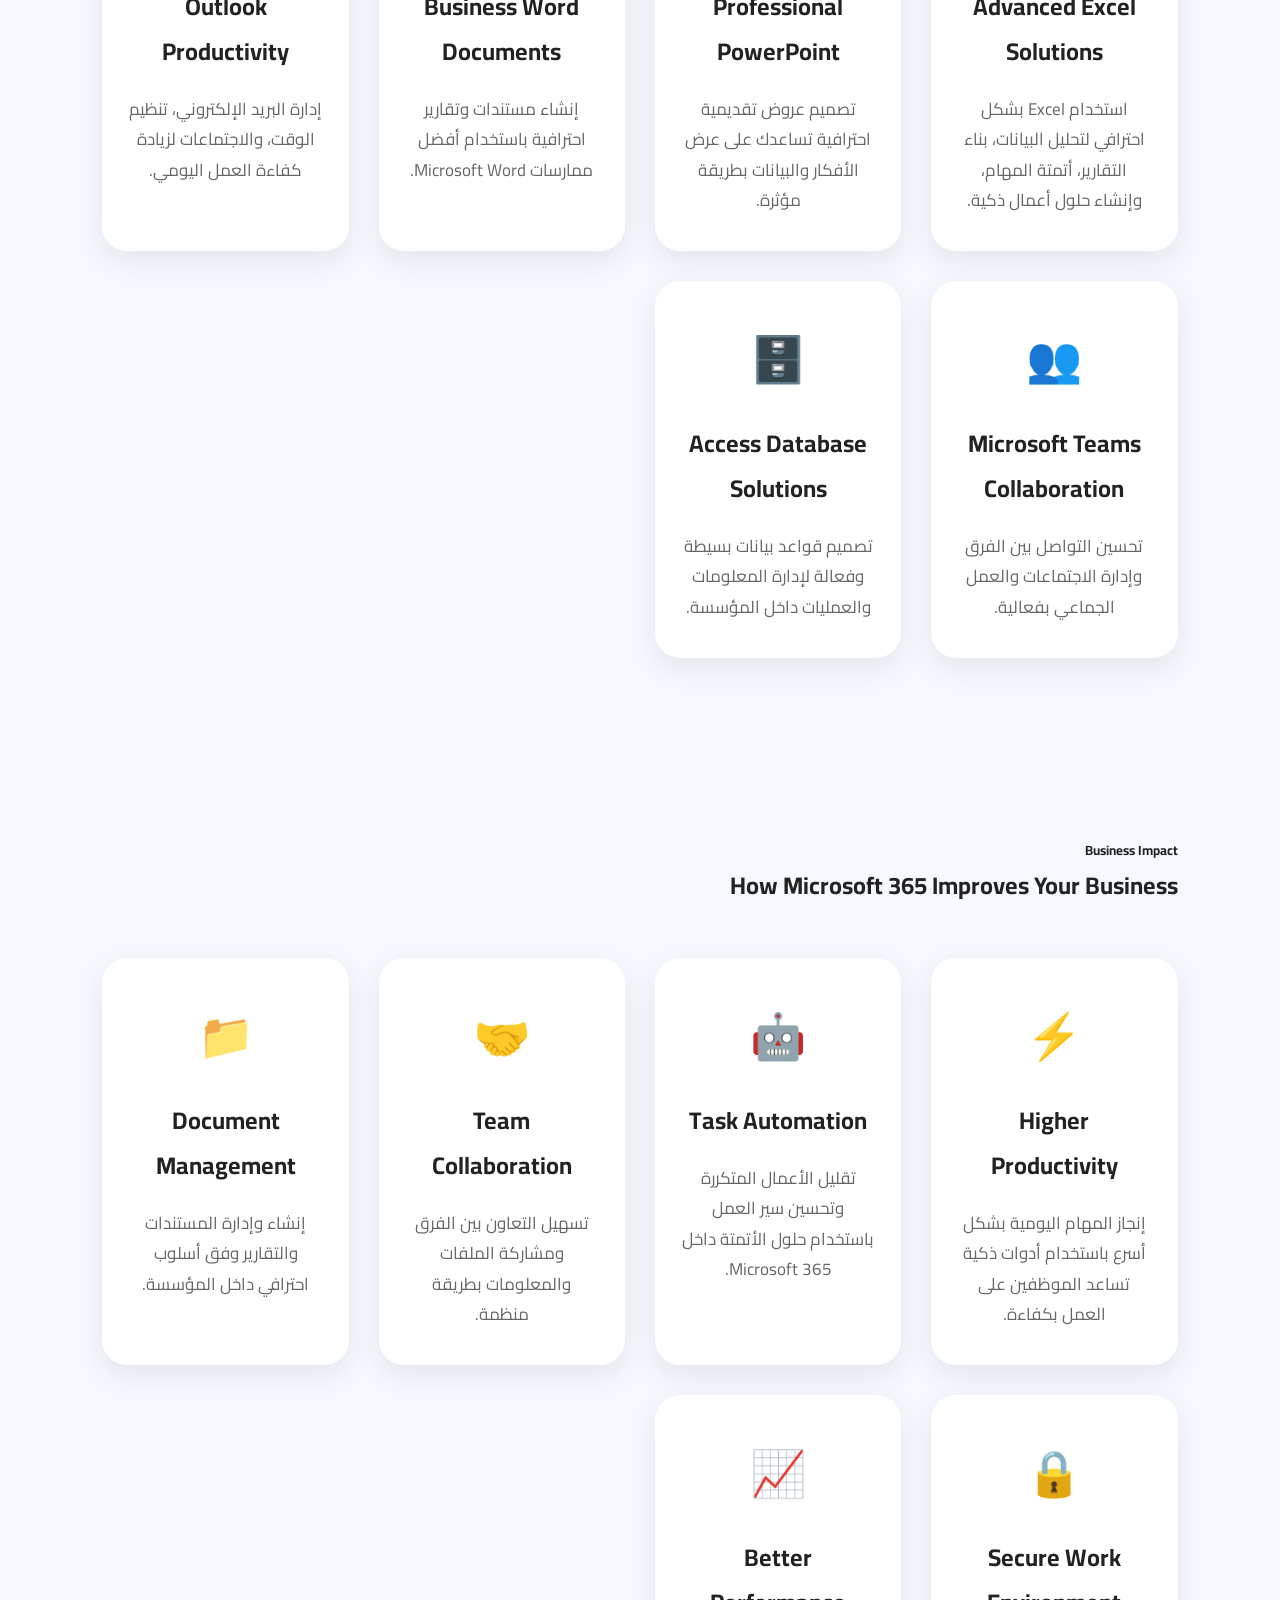
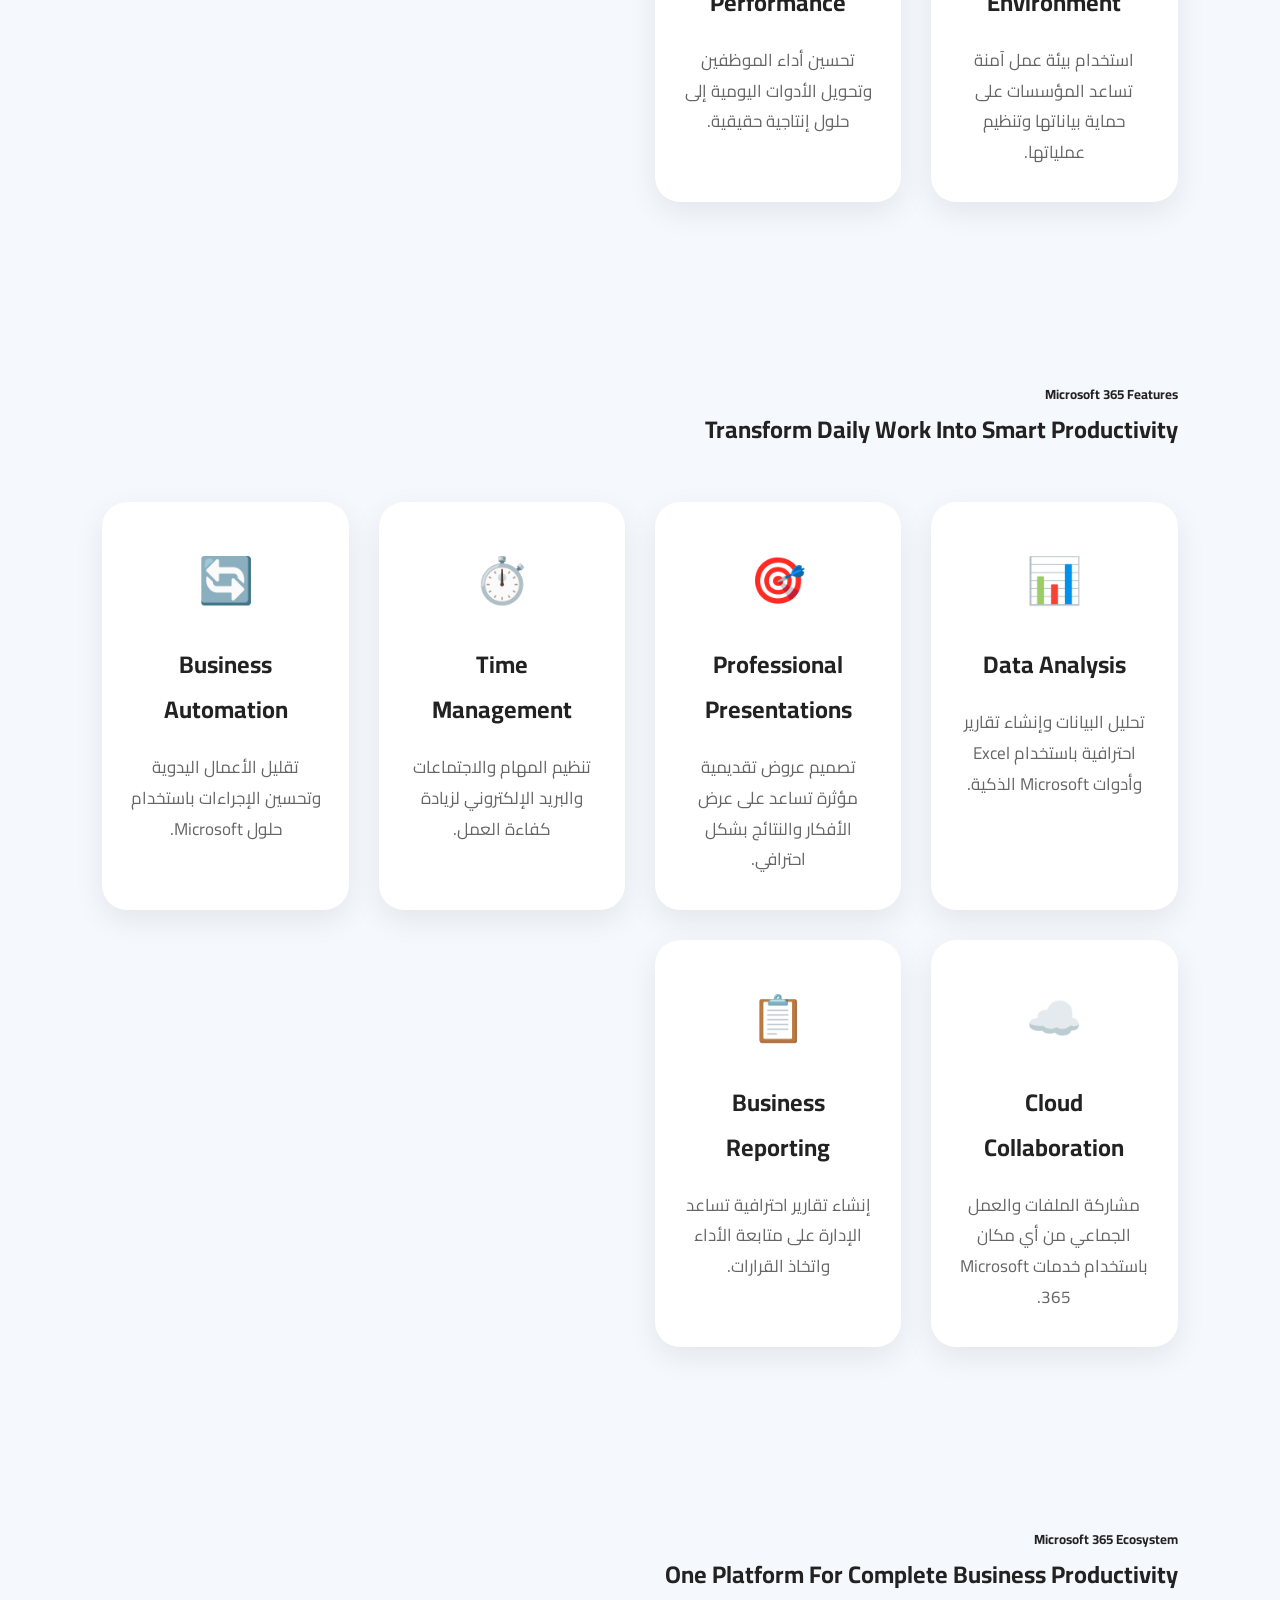
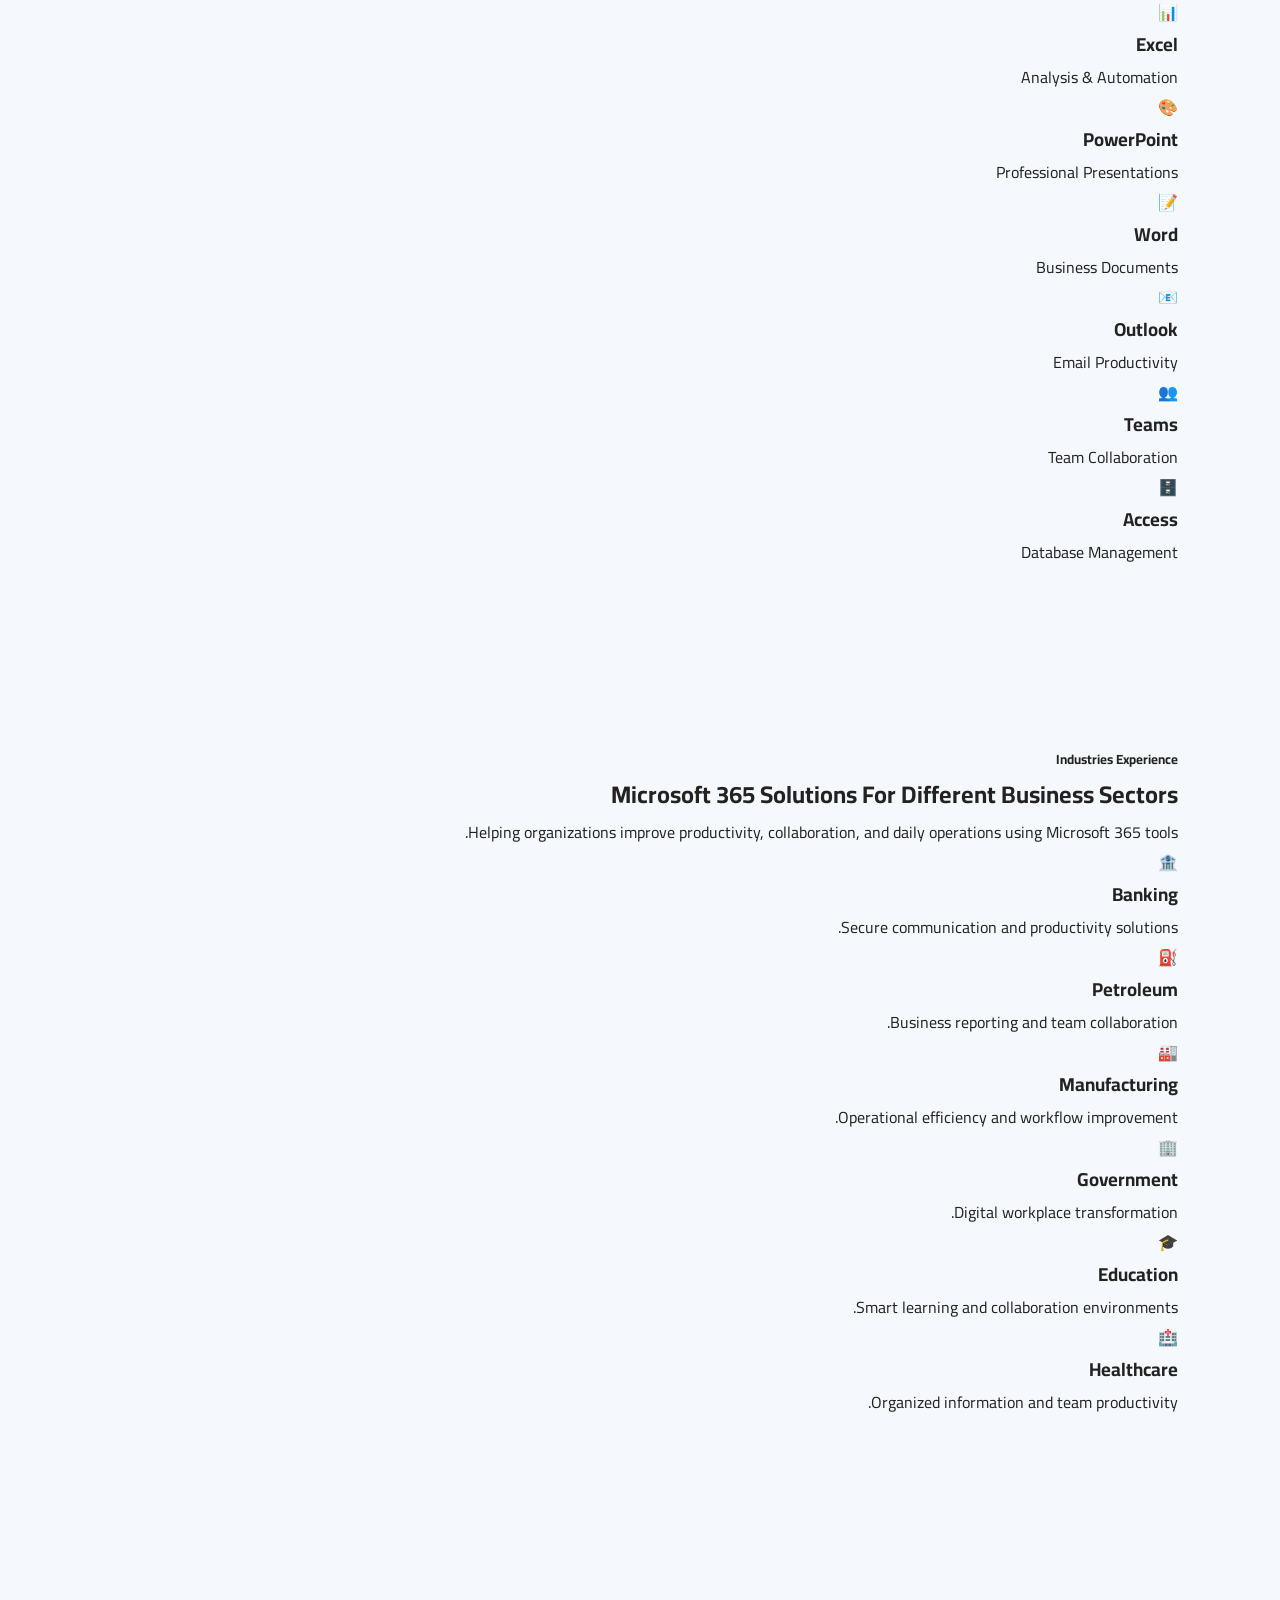
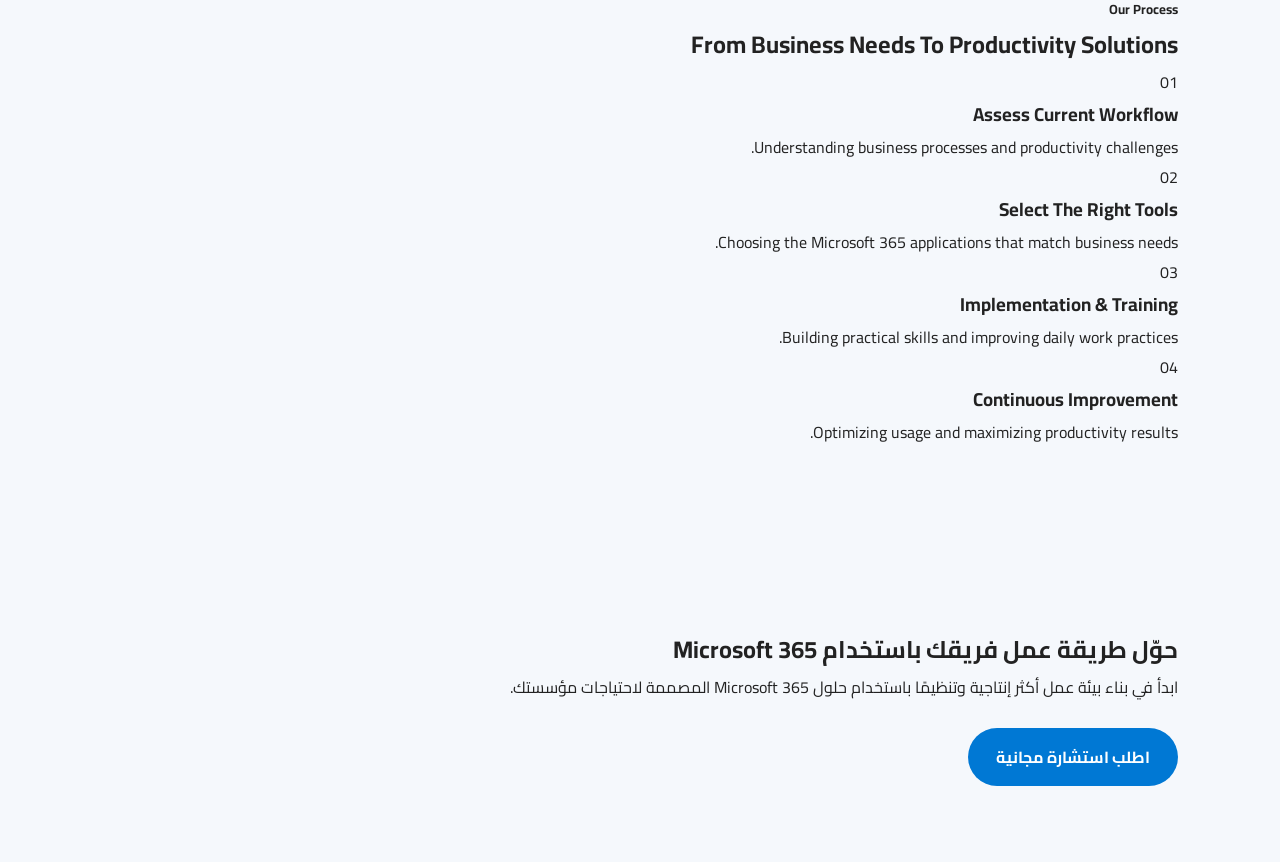
<file: microsoft-365-productivity.html>
<!DOCTYPE html>
<html lang="ar" dir="rtl">

<head>

<meta charset="UTF-8">

<meta name="viewport" content="width=device-width, initial-scale=1.0">

<title>
Microsoft 365 Productivity | Dr. Abdelrahman
</title>


<link href="https://fonts.googleapis.com/css2?family=Cairo:wght@400;500;600;700;800&display=swap" rel="stylesheet">


<link rel="stylesheet" href="assets/css/style.css">

</head>


<body>



<!-- =====================================
HEADER
===================================== -->


<header>

<nav>


<div class="logo">

Dr. Abdelrahman

</div>



<ul>

<li><a href="index.html">الرئيسية</a></li>

<li><a href="index.html#about">نبذة</a></li>

<li><a href="index.html#services">الخدمات</a></li>

<li><a href="index.html#gallery">المعرض</a></li>

<li><a href="index.html#contact">تواصل</a></li>

</ul>



<a href="index.html" class="btn-outline">

العودة للرئيسية

</a>


</nav>

</header>





<!-- =====================================
HERO
===================================== -->


<section class="hero">


<div class="left">


<div class="tag">

Microsoft 365 Productivity

</div>




<h1>

طوّر إنتاجية فريقك باستخدام

<span>

Microsoft 365

</span>

وحلول العمل الذكية

</h1>




<p>

نساعد المؤسسات والمحترفين على استخدام تطبيقات Microsoft 365 بشكل احترافي لتحسين الإنتاجية، أتمتة المهام، تنظيم العمل، وتعزيز التعاون بين الفرق.

</p>




<div class="hero-buttons">



<a href="https://wa.me/201100897621?text=السلام عليكم، أرغب في برنامج Microsoft 365 Productivity."

class="btn"

target="_blank">

اطلب تفاصيل البرنامج

</a>



<a href="#solutions" class="btn-outline">

استكشف الحلول

</a>



</div>





<div class="hero-stats">



<div>

<h3>

6+

</h3>

<span>

Microsoft Apps

</span>

</div>




<div>

<h3>

100+

</h3>

<span>

Productivity Skills

</span>

</div>




<div>

<h3>

15+

</h3>

<span>

Years Experience

</span>

</div>



</div>



</div>





<div class="right">


<img src="assets/images/profile.jpg.jpg"

alt="Microsoft 365 Productivity">


</div>



</section>

<!-- =====================================
MICROSOFT 365 SOLUTIONS
===================================== -->


<section class="solutions" id="solutions">


<h5>

Microsoft 365 Solutions

</h5>



<h2>

Boost Productivity With Microsoft 365 Applications

</h2>




<div class="service-boxes">



<div class="service-card">


<div class="icon">

📊

</div>


<h3>

Advanced Excel Solutions

</h3>


<p>

استخدام Excel بشكل احترافي لتحليل البيانات، بناء التقارير، أتمتة المهام، وإنشاء حلول أعمال ذكية.

</p>


</div>





<div class="service-card">


<div class="icon">

🎨

</div>


<h3>

Professional PowerPoint

</h3>


<p>

تصميم عروض تقديمية احترافية تساعدك على عرض الأفكار والبيانات بطريقة مؤثرة.

</p>


</div>





<div class="service-card">


<div class="icon">

📝

</div>


<h3>

Business Word Documents

</h3>


<p>

إنشاء مستندات وتقارير احترافية باستخدام أفضل ممارسات Microsoft Word.

</p>


</div>





<div class="service-card">


<div class="icon">

📧

</div>


<h3>

Outlook Productivity

</h3>


<p>

إدارة البريد الإلكتروني، تنظيم الوقت، والاجتماعات لزيادة كفاءة العمل اليومي.

</p>


</div>





<div class="service-card">


<div class="icon">

👥

</div>


<h3>

Microsoft Teams Collaboration

</h3>


<p>

تحسين التواصل بين الفرق وإدارة الاجتماعات والعمل الجماعي بفعالية.

</p>


</div>





<div class="service-card">


<div class="icon">

🗄️

</div>


<h3>

Access Database Solutions

</h3>


<p>

تصميم قواعد بيانات بسيطة وفعالة لإدارة المعلومات والعمليات داخل المؤسسة.

</p>


</div>



</div>


</section>


<!-- =====================================
BUSINESS IMPACT
===================================== -->


<section class="impact">


<h5>

Business Impact

</h5>



<h2>

How Microsoft 365 Improves Your Business

</h2>




<div class="service-boxes">



<div class="service-card">


<div class="icon">

⚡

</div>


<h3>

Higher Productivity

</h3>


<p>

إنجاز المهام اليومية بشكل أسرع باستخدام أدوات ذكية تساعد الموظفين على العمل بكفاءة.

</p>


</div>





<div class="service-card">


<div class="icon">

🤖

</div>


<h3>

Task Automation

</h3>


<p>

تقليل الأعمال المتكررة وتحسين سير العمل باستخدام حلول الأتمتة داخل Microsoft 365.

</p>


</div>





<div class="service-card">


<div class="icon">

🤝

</div>


<h3>

Team Collaboration

</h3>


<p>

تسهيل التعاون بين الفرق ومشاركة الملفات والمعلومات بطريقة منظمة.

</p>


</div>





<div class="service-card">


<div class="icon">

📁

</div>


<h3>

Document Management

</h3>


<p>

إنشاء وإدارة المستندات والتقارير وفق أسلوب احترافي داخل المؤسسة.

</p>


</div>





<div class="service-card">


<div class="icon">

🔒

</div>


<h3>

Secure Work Environment

</h3>


<p>

استخدام بيئة عمل آمنة تساعد المؤسسات على حماية بياناتها وتنظيم عملياتها.

</p>


</div>





<div class="service-card">


<div class="icon">

📈

</div>


<h3>

Better Performance

</h3>


<p>

تحسين أداء الموظفين وتحويل الأدوات اليومية إلى حلول إنتاجية حقيقية.

</p>


</div>



</div>


</section>

<!-- =====================================
MICROSOFT 365 FEATURES
===================================== -->


<section class="features">


<h5>

Microsoft 365 Features

</h5>



<h2>

Transform Daily Work Into Smart Productivity

</h2>




<div class="service-boxes">



<div class="service-card">


<div class="icon">

📊

</div>


<h3>

Data Analysis

</h3>


<p>

تحليل البيانات وإنشاء تقارير احترافية باستخدام Excel وأدوات Microsoft الذكية.

</p>


</div>





<div class="service-card">


<div class="icon">

🎯

</div>


<h3>

Professional Presentations

</h3>


<p>

تصميم عروض تقديمية مؤثرة تساعد على عرض الأفكار والنتائج بشكل احترافي.

</p>


</div>





<div class="service-card">


<div class="icon">

⏱️

</div>


<h3>

Time Management

</h3>


<p>

تنظيم المهام والاجتماعات والبريد الإلكتروني لزيادة كفاءة العمل.

</p>


</div>





<div class="service-card">


<div class="icon">

🔄

</div>


<h3>

Business Automation

</h3>


<p>

تقليل الأعمال اليدوية وتحسين الإجراءات باستخدام حلول Microsoft.

</p>


</div>





<div class="service-card">


<div class="icon">

☁️

</div>


<h3>

Cloud Collaboration

</h3>


<p>

مشاركة الملفات والعمل الجماعي من أي مكان باستخدام خدمات Microsoft 365.

</p>


</div>





<div class="service-card">


<div class="icon">

📋

</div>


<h3>

Business Reporting

</h3>


<p>

إنشاء تقارير احترافية تساعد الإدارة على متابعة الأداء واتخاذ القرارات.

</p>


</div>



</div>


</section>





<!-- =====================================
APPLICATION SHOWCASE
===================================== -->


<section class="industries">


<h5>

Microsoft 365 Ecosystem

</h5>



<h2>

One Platform For Complete Business Productivity

</h2>



<div class="industry-grid">



<div class="industry-card">

<div class="industry-icon">

📊

</div>

<h3>

Excel

</h3>

<p>

Analysis & Automation

</p>

</div>





<div class="industry-card">

<div class="industry-icon">

🎨

</div>

<h3>

PowerPoint

</h3>

<p>

Professional Presentations

</p>

</div>





<div class="industry-card">

<div class="industry-icon">

📝

</div>

<h3>

Word

</h3>

<p>

Business Documents

</p>

</div>





<div class="industry-card">

<div class="industry-icon">

📧

</div>

<h3>

Outlook

</h3>

<p>

Email Productivity

</p>

</div>





<div class="industry-card">

<div class="industry-icon">

👥

</div>

<h3>

Teams

</h3>

<p>

Team Collaboration

</p>

</div>





<div class="industry-card">

<div class="industry-icon">

🗄️

</div>

<h3>

Access

</h3>

<p>

Database Management

</p>

</div>



</div>


</section>


<!-- =====================================
INDUSTRIES EXPERIENCE
===================================== -->


<section class="industries">


<h5>

Industries Experience

</h5>



<h2>

Microsoft 365 Solutions For Different Business Sectors

</h2>



<p class="section-desc">

Helping organizations improve productivity, collaboration, and daily operations using Microsoft 365 tools.

</p>




<div class="industry-grid">



<div class="industry-card">

<div class="industry-icon">

🏦

</div>

<h3>

Banking

</h3>

<p>

Secure communication and productivity solutions.

</p>

</div>





<div class="industry-card">

<div class="industry-icon">

⛽

</div>

<h3>

Petroleum

</h3>

<p>

Business reporting and team collaboration.

</p>

</div>





<div class="industry-card">

<div class="industry-icon">

🏭

</div>

<h3>

Manufacturing

</h3>

<p>

Operational efficiency and workflow improvement.

</p>

</div>





<div class="industry-card">

<div class="industry-icon">

🏢

</div>

<h3>

Government

</h3>

<p>

Digital workplace transformation.

</p>

</div>





<div class="industry-card">

<div class="industry-icon">

🎓

</div>

<h3>

Education

</h3>

<p>

Smart learning and collaboration environments.

</p>

</div>





<div class="industry-card">

<div class="industry-icon">

🏥

</div>

<h3>

Healthcare

</h3>

<p>

Organized information and team productivity.

</p>

</div>



</div>


</section>





<!-- =====================================
PROCESS
===================================== -->


<section class="methodology">


<h5>

Our Process

</h5>



<h2>

From Business Needs To Productivity Solutions

</h2>




<div class="timeline">



<div class="timeline-item">


<div class="timeline-number">

01

</div>


<div class="timeline-content">


<h3>

Assess Current Workflow

</h3>


<p>

Understanding business processes and productivity challenges.

</p>


</div>


</div>





<div class="timeline-item">


<div class="timeline-number">

02

</div>


<div class="timeline-content">


<h3>

Select The Right Tools

</h3>


<p>

Choosing the Microsoft 365 applications that match business needs.

</p>


</div>


</div>





<div class="timeline-item">


<div class="timeline-number">

03

</div>


<div class="timeline-content">


<h3>

Implementation & Training

</h3>


<p>

Building practical skills and improving daily work practices.

</p>


</div>


</div>





<div class="timeline-item">


<div class="timeline-number">

04

</div>


<div class="timeline-content">


<h3>

Continuous Improvement

</h3>


<p>

Optimizing usage and maximizing productivity results.

</p>


</div>


</div>



</div>


</section>

<!-- =====================================
FINAL CTA
===================================== -->


<section class="cta">


<h2>

حوّل طريقة عمل فريقك باستخدام Microsoft 365

</h2>



<p>

ابدأ في بناء بيئة عمل أكثر إنتاجية وتنظيمًا باستخدام حلول Microsoft 365 المصممة لاحتياجات مؤسستك.

</p>




<div style="margin-top:40px;">


<a href="https://wa.me/201100897621?text=السلام عليكم، أرغب في برنامج Microsoft 365 Productivity."

class="btn"

target="_blank">

اطلب استشارة مجانية

</a>


</div>



</section>





</body>

</html>
</file>
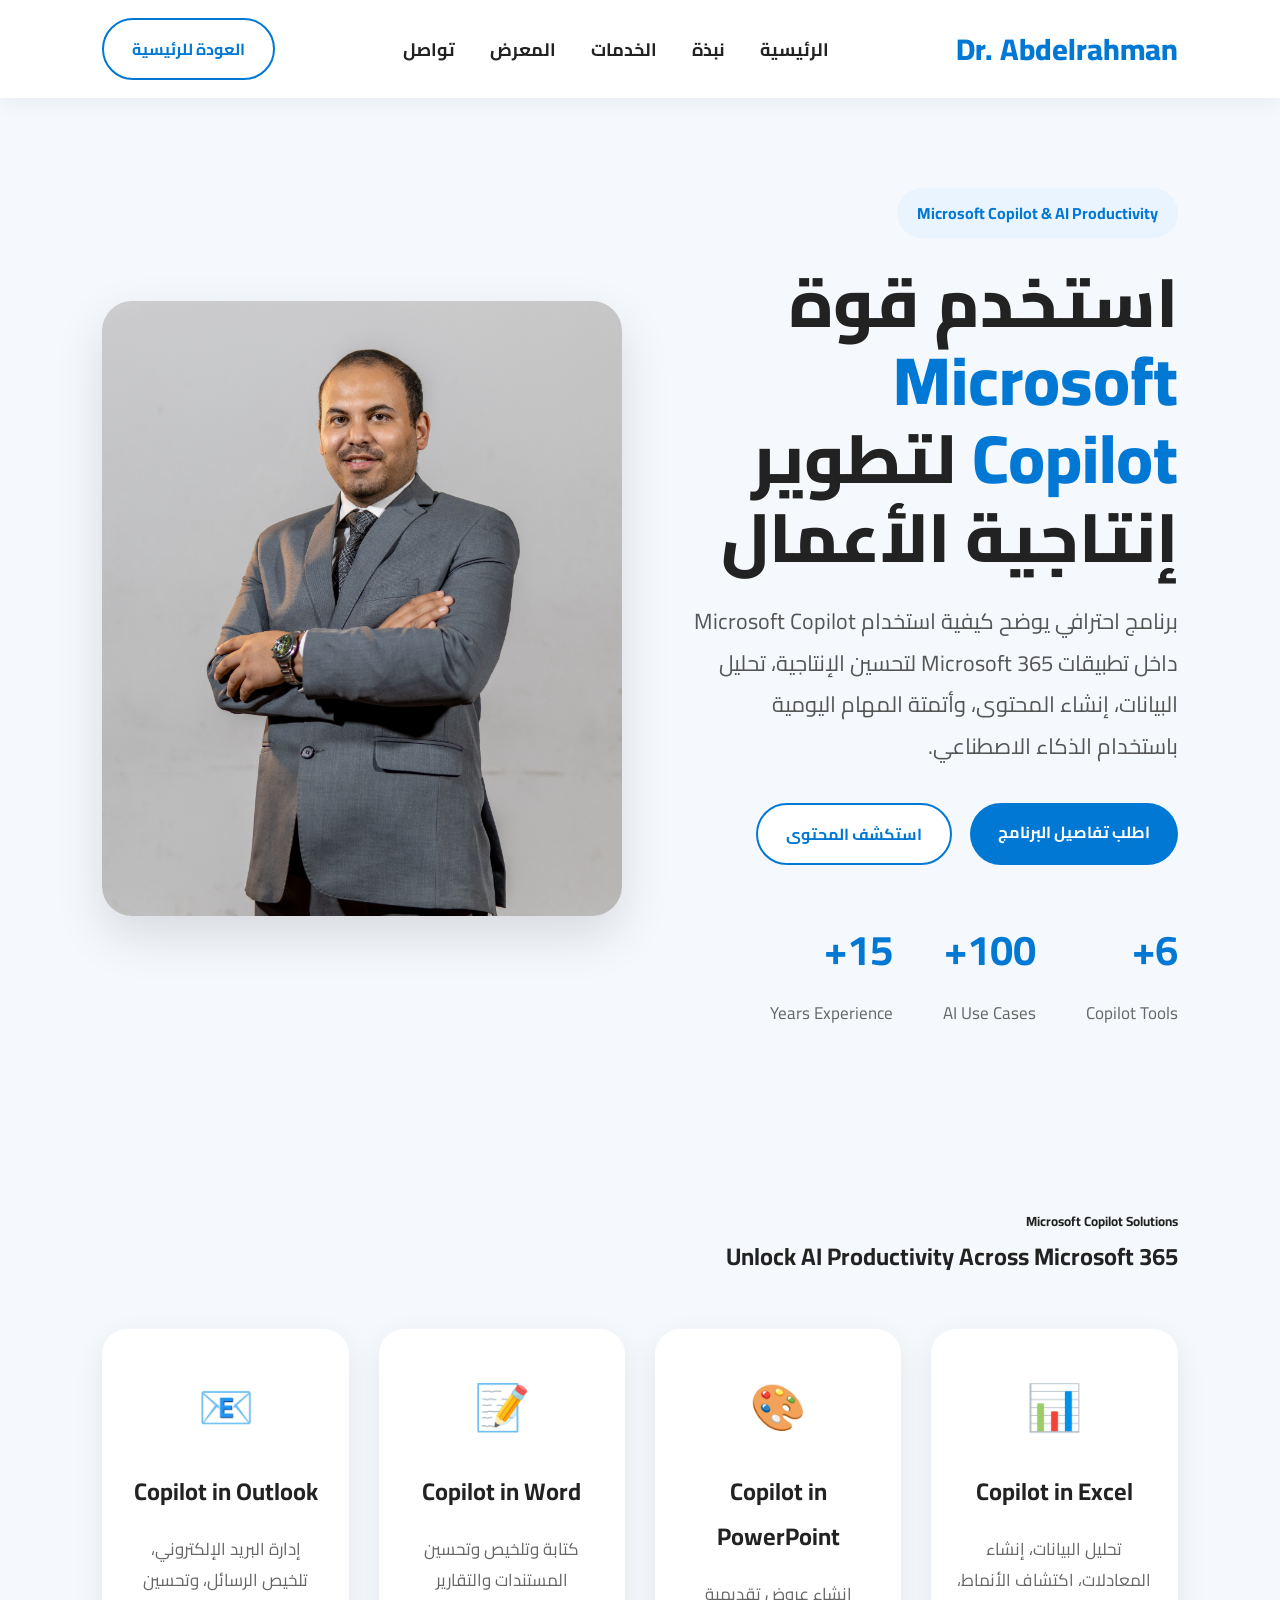
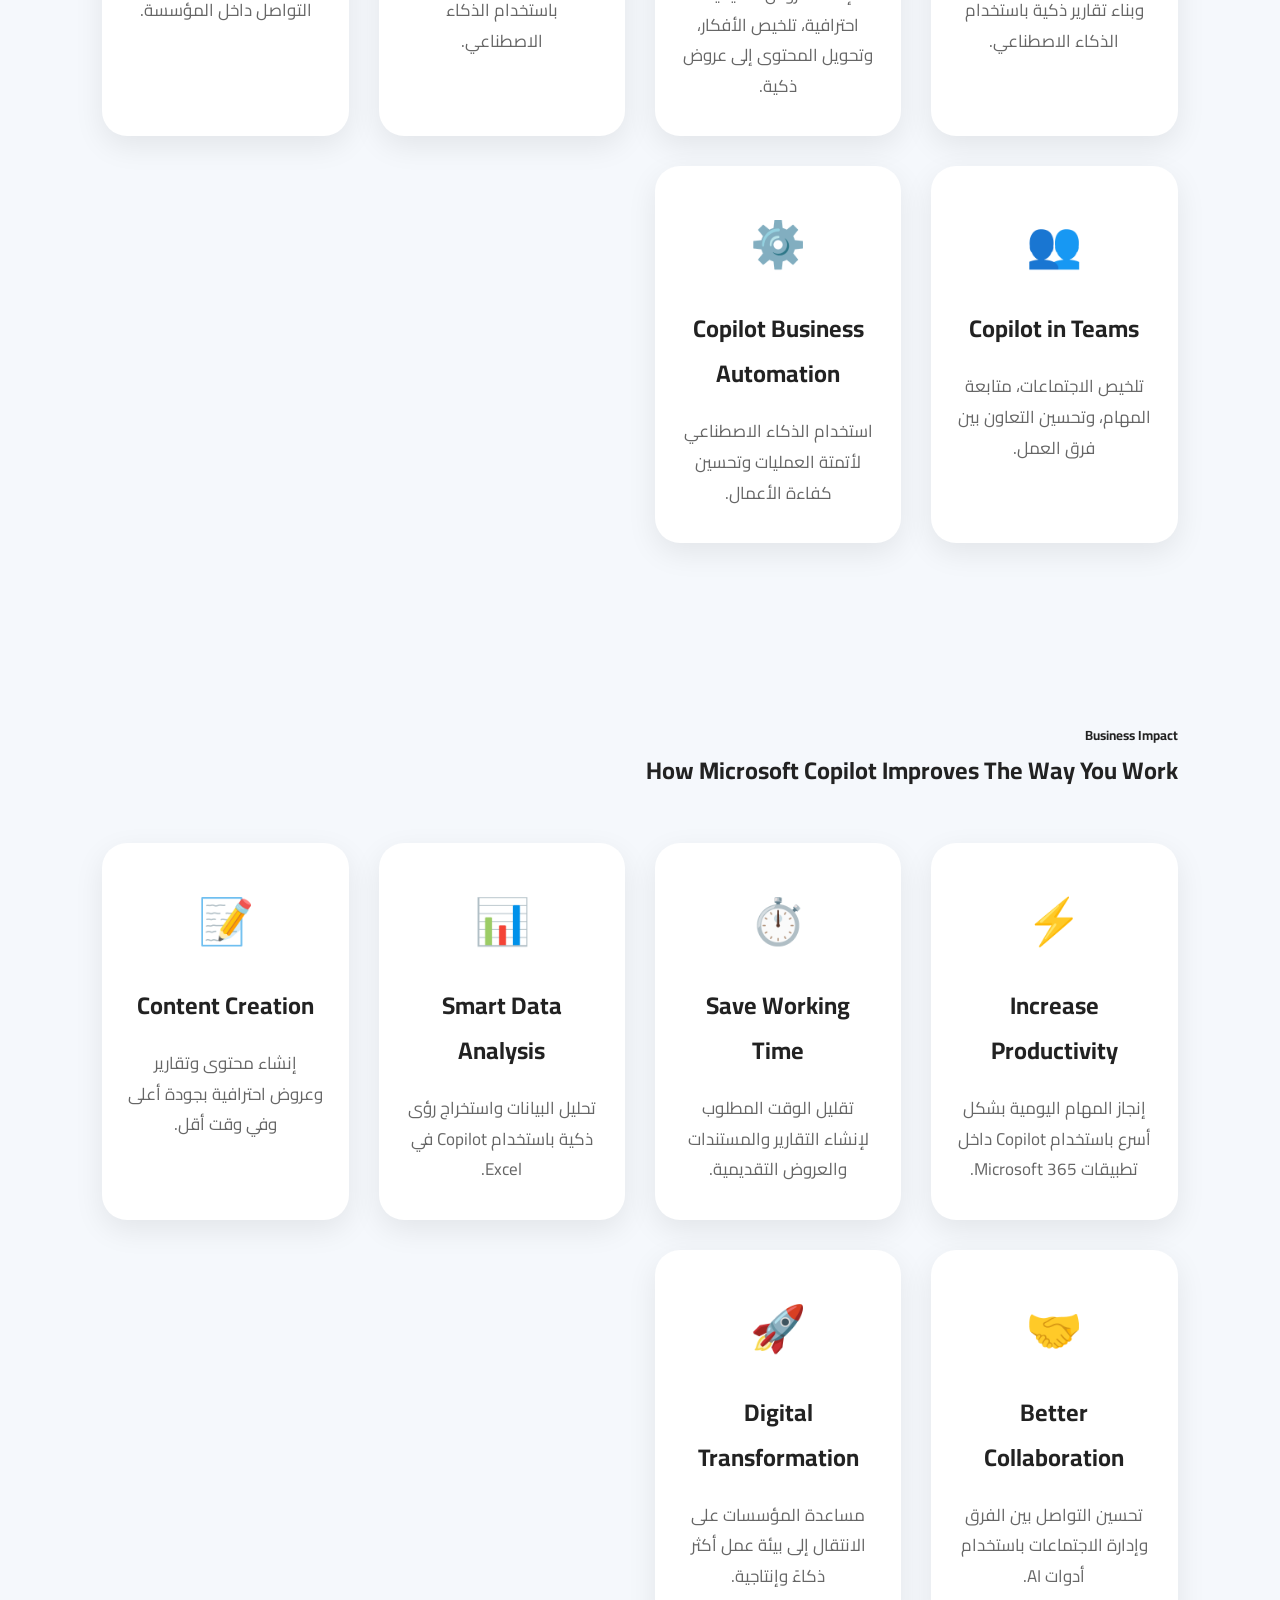
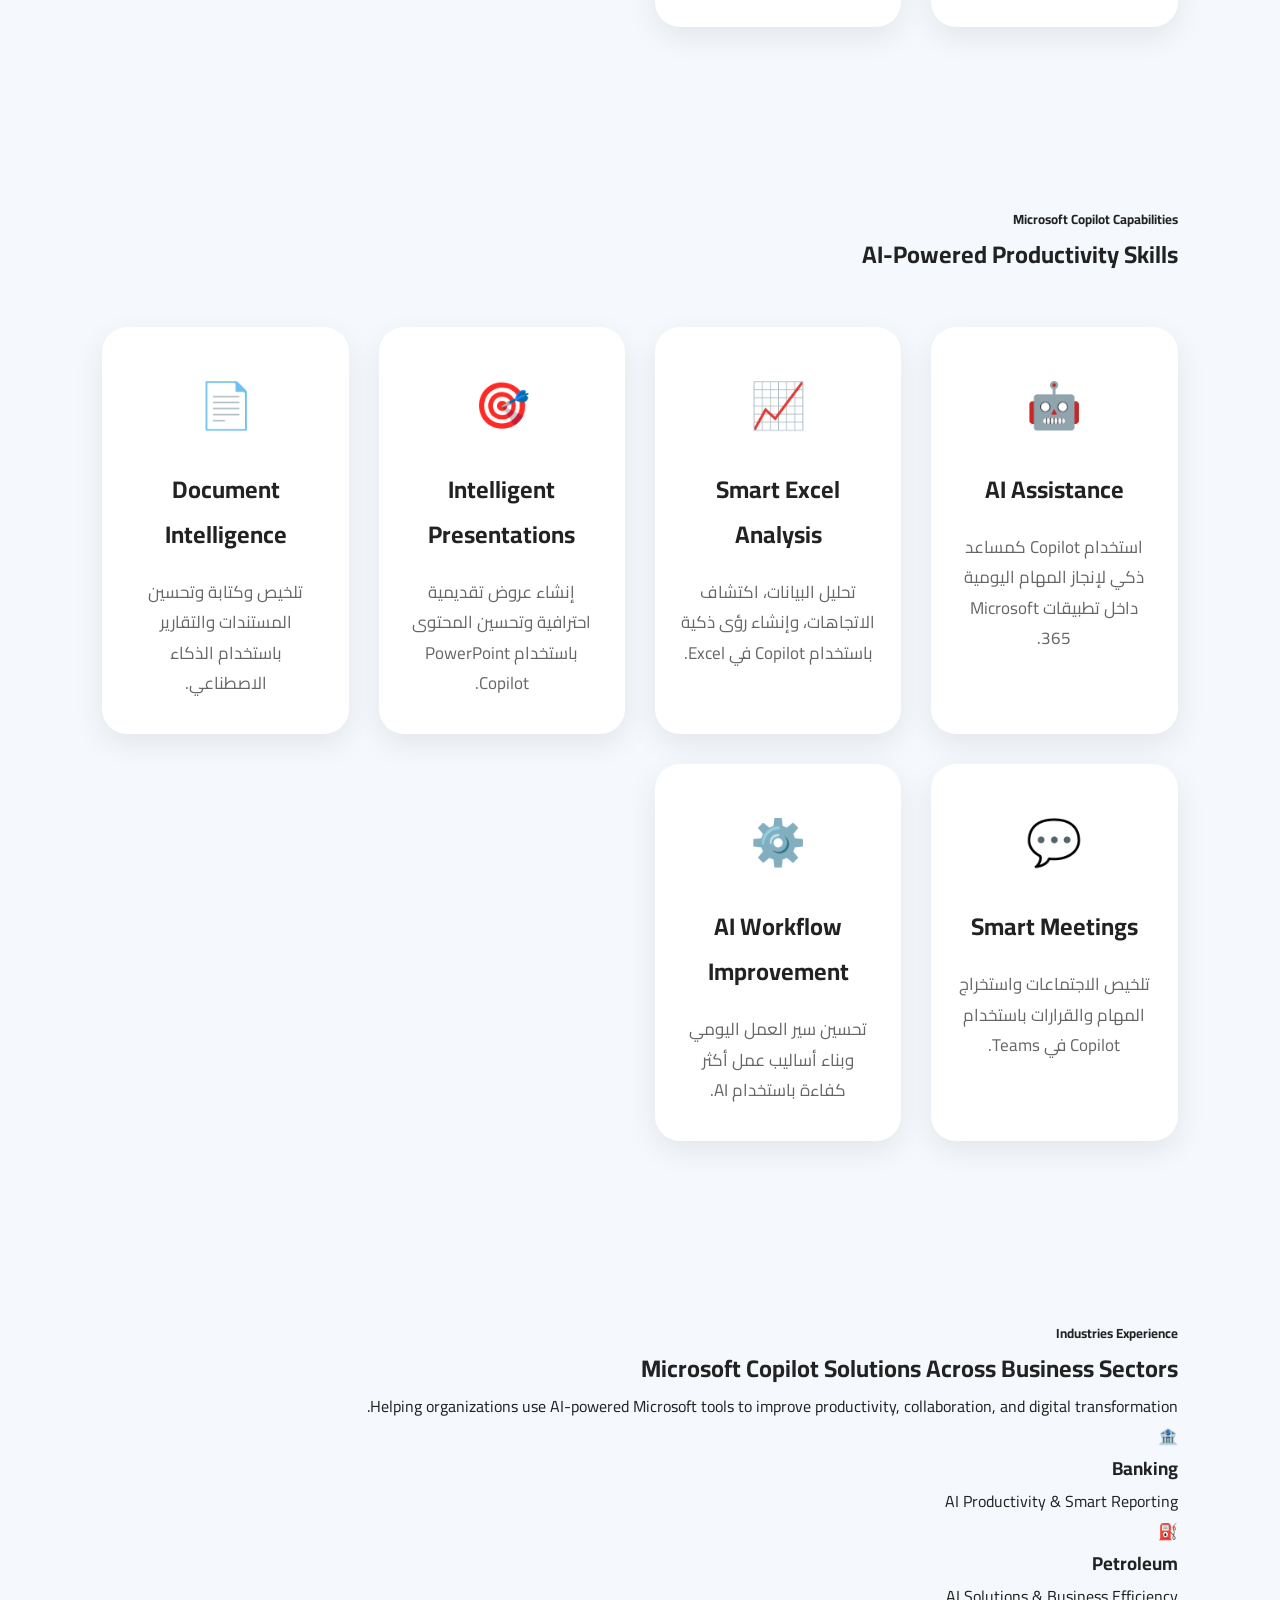
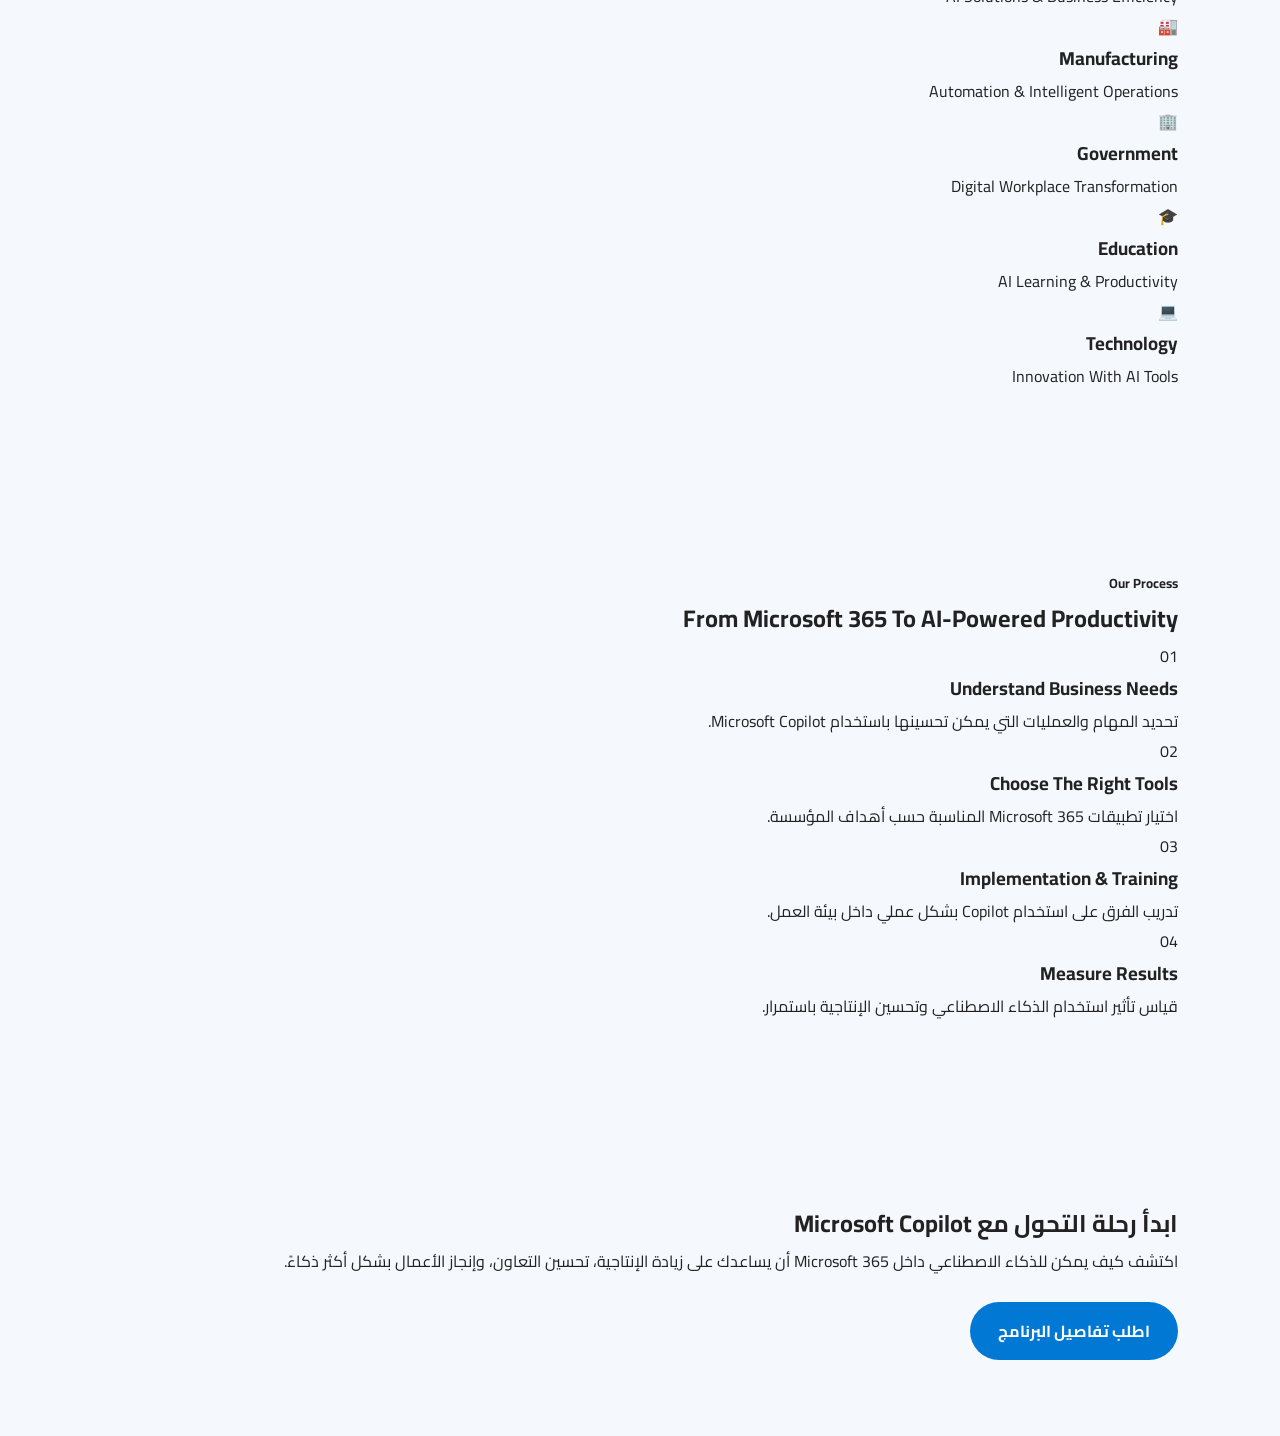
<file: microsoft-copilot.html>
<!DOCTYPE html>
<html lang="ar" dir="rtl">

<head>

<meta charset="UTF-8">

<meta name="viewport" content="width=device-width, initial-scale=1.0">

<title>
Microsoft Copilot & AI Productivity | Dr. Abdelrahman
</title>


<link href="https://fonts.googleapis.com/css2?family=Cairo:wght@400;500;600;700;800&display=swap" rel="stylesheet">


<link rel="stylesheet" href="assets/css/style.css">

</head>


<body>


<!-- =====================================
HEADER
===================================== -->


<header>

<nav>


<div class="logo">

Dr. Abdelrahman

</div>



<ul>

<li><a href="index.html">الرئيسية</a></li>

<li><a href="index.html#about">نبذة</a></li>

<li><a href="index.html#services">الخدمات</a></li>

<li><a href="index.html#gallery">المعرض</a></li>

<li><a href="index.html#contact">تواصل</a></li>

</ul>



<a href="index.html" class="btn-outline">

العودة للرئيسية

</a>


</nav>

</header>





<!-- =====================================
HERO
===================================== -->


<section class="hero">


<div class="left">


<div class="tag">

Microsoft Copilot & AI Productivity

</div>




<h1>

استخدم قوة

<span>

Microsoft Copilot

</span>

لتطوير إنتاجية الأعمال

</h1>




<p>

برنامج احترافي يوضح كيفية استخدام Microsoft Copilot داخل تطبيقات Microsoft 365 لتحسين الإنتاجية، تحليل البيانات، إنشاء المحتوى، وأتمتة المهام اليومية باستخدام الذكاء الاصطناعي.

</p>




<div class="hero-buttons">



<a href="https://wa.me/201100897621?text=السلام عليكم، أرغب في برنامج Microsoft Copilot & AI Productivity"

class="btn"

target="_blank">

اطلب تفاصيل البرنامج

</a>



<a href="#solutions" class="btn-outline">

استكشف المحتوى

</a>



</div>





<div class="hero-stats">



<div>

<h3>

6+

</h3>

<span>

Copilot Tools

</span>

</div>




<div>

<h3>

100+

</h3>

<span>

AI Use Cases

</span>

</div>




<div>

<h3>

15+

</h3>

<span>

Years Experience

</span>

</div>



</div>



</div>





<div class="right">


<img src="assets/images/profile.jpg.jpg"

alt="Microsoft Copilot AI Productivity">


</div>



</section>

<!-- =====================================
COPILOT SOLUTIONS
===================================== -->


<section class="solutions" id="solutions">


<h5>

Microsoft Copilot Solutions

</h5>



<h2>

Unlock AI Productivity Across Microsoft 365

</h2>




<div class="service-boxes">



<div class="service-card">

<div class="icon">

📊

</div>


<h3>

Copilot in Excel

</h3>


<p>

تحليل البيانات، إنشاء المعادلات، اكتشاف الأنماط، وبناء تقارير ذكية باستخدام الذكاء الاصطناعي.

</p>


</div>





<div class="service-card">

<div class="icon">

🎨

</div>


<h3>

Copilot in PowerPoint

</h3>


<p>

إنشاء عروض تقديمية احترافية، تلخيص الأفكار، وتحويل المحتوى إلى عروض ذكية.

</p>


</div>





<div class="service-card">

<div class="icon">

📝

</div>


<h3>

Copilot in Word

</h3>


<p>

كتابة وتلخيص وتحسين المستندات والتقارير باستخدام الذكاء الاصطناعي.

</p>


</div>





<div class="service-card">

<div class="icon">

📧

</div>


<h3>

Copilot in Outlook

</h3>


<p>

إدارة البريد الإلكتروني، تلخيص الرسائل، وتحسين التواصل داخل المؤسسة.

</p>


</div>





<div class="service-card">

<div class="icon">

👥

</div>


<h3>

Copilot in Teams

</h3>


<p>

تلخيص الاجتماعات، متابعة المهام، وتحسين التعاون بين فرق العمل.

</p>


</div>





<div class="service-card">

<div class="icon">

⚙️

</div>


<h3>

Copilot Business Automation

</h3>


<p>

استخدام الذكاء الاصطناعي لأتمتة العمليات وتحسين كفاءة الأعمال.

</p>


</div>



</div>


</section>





<!-- =====================================
BUSINESS IMPACT
===================================== -->


<section class="impact">


<h5>

Business Impact

</h5>



<h2>

How Microsoft Copilot Improves The Way You Work

</h2>




<div class="service-boxes">



<div class="service-card">

<div class="icon">

⚡

</div>


<h3>

Increase Productivity

</h3>


<p>

إنجاز المهام اليومية بشكل أسرع باستخدام Copilot داخل تطبيقات Microsoft 365.

</p>


</div>





<div class="service-card">

<div class="icon">

⏱️

</div>


<h3>

Save Working Time

</h3>


<p>

تقليل الوقت المطلوب لإنشاء التقارير والمستندات والعروض التقديمية.

</p>


</div>





<div class="service-card">

<div class="icon">

📊

</div>


<h3>

Smart Data Analysis

</h3>


<p>

تحليل البيانات واستخراج رؤى ذكية باستخدام Copilot في Excel.

</p>


</div>





<div class="service-card">

<div class="icon">

📝

</div>


<h3>

Content Creation

</h3>


<p>

إنشاء محتوى وتقارير وعروض احترافية بجودة أعلى وفي وقت أقل.

</p>


</div>





<div class="service-card">

<div class="icon">

🤝

</div>


<h3>

Better Collaboration

</h3>


<p>

تحسين التواصل بين الفرق وإدارة الاجتماعات باستخدام أدوات AI.

</p>


</div>





<div class="service-card">

<div class="icon">

🚀

</div>


<h3>

Digital Transformation

</h3>


<p>

مساعدة المؤسسات على الانتقال إلى بيئة عمل أكثر ذكاءً وإنتاجية.

</p>


</div>



</div>


</section>


<!-- =====================================
COPILOT FEATURES
===================================== -->


<section class="features">


<h5>

Microsoft Copilot Capabilities

</h5>



<h2>

AI-Powered Productivity Skills

</h2>




<div class="service-boxes">



<div class="service-card">

<div class="icon">

🤖

</div>


<h3>

AI Assistance

</h3>


<p>

استخدام Copilot كمساعد ذكي لإنجاز المهام اليومية داخل تطبيقات Microsoft 365.

</p>


</div>





<div class="service-card">

<div class="icon">

📈

</div>


<h3>

Smart Excel Analysis

</h3>


<p>

تحليل البيانات، اكتشاف الاتجاهات، وإنشاء رؤى ذكية باستخدام Copilot في Excel.

</p>


</div>





<div class="service-card">

<div class="icon">

🎯

</div>


<h3>

Intelligent Presentations

</h3>


<p>

إنشاء عروض تقديمية احترافية وتحسين المحتوى باستخدام PowerPoint Copilot.

</p>


</div>





<div class="service-card">

<div class="icon">

📄

</div>


<h3>

Document Intelligence

</h3>


<p>

تلخيص وكتابة وتحسين المستندات والتقارير باستخدام الذكاء الاصطناعي.

</p>


</div>





<div class="service-card">

<div class="icon">

💬

</div>


<h3>

Smart Meetings

</h3>


<p>

تلخيص الاجتماعات واستخراج المهام والقرارات باستخدام Copilot في Teams.

</p>


</div>





<div class="service-card">

<div class="icon">

⚙️

</div>


<h3>

AI Workflow Improvement

</h3>


<p>

تحسين سير العمل اليومي وبناء أساليب عمل أكثر كفاءة باستخدام AI.

</p>


</div>



</div>


</section>





<!-- =====================================
INDUSTRIES EXPERIENCE
===================================== -->


<section class="industries">


<h5>

Industries Experience

</h5>



<h2>

Microsoft Copilot Solutions Across Business Sectors

</h2>



<p class="section-desc">

Helping organizations use AI-powered Microsoft tools to improve productivity, collaboration, and digital transformation.

</p>




<div class="industry-grid">



<div class="industry-card">

<div class="industry-icon">

🏦

</div>

<h3>

Banking

</h3>

<p>

AI Productivity & Smart Reporting

</p>

</div>





<div class="industry-card">

<div class="industry-icon">

⛽

</div>

<h3>

Petroleum

</h3>

<p>

AI Solutions & Business Efficiency

</p>

</div>





<div class="industry-card">

<div class="industry-icon">

🏭

</div>

<h3>

Manufacturing

</h3>

<p>

Automation & Intelligent Operations

</p>

</div>





<div class="industry-card">

<div class="industry-icon">

🏢

</div>

<h3>

Government

</h3>

<p>

Digital Workplace Transformation

</p>

</div>





<div class="industry-card">

<div class="industry-icon">

🎓

</div>

<h3>

Education

</h3>

<p>

AI Learning & Productivity

</p>

</div>





<div class="industry-card">

<div class="industry-icon">

💻

</div>

<h3>

Technology

</h3>

<p>

Innovation With AI Tools

</p>

</div>



</div>


</section>

<!-- =====================================
PROCESS
===================================== -->


<section class="methodology">


<h5>

Our Process

</h5>



<h2>

From Microsoft 365 To AI-Powered Productivity

</h2>




<div class="timeline">



<div class="timeline-item">


<div class="timeline-number">

01

</div>


<div class="timeline-content">


<h3>

Understand Business Needs

</h3>


<p>

تحديد المهام والعمليات التي يمكن تحسينها باستخدام Microsoft Copilot.

</p>


</div>


</div>





<div class="timeline-item">


<div class="timeline-number">

02

</div>


<div class="timeline-content">


<h3>

Choose The Right Tools

</h3>


<p>

اختيار تطبيقات Microsoft 365 المناسبة حسب أهداف المؤسسة.

</p>


</div>


</div>





<div class="timeline-item">


<div class="timeline-number">

03

</div>


<div class="timeline-content">


<h3>

Implementation & Training

</h3>


<p>

تدريب الفرق على استخدام Copilot بشكل عملي داخل بيئة العمل.

</p>


</div>


</div>





<div class="timeline-item">


<div class="timeline-number">

04

</div>


<div class="timeline-content">


<h3>

Measure Results

</h3>


<p>

قياس تأثير استخدام الذكاء الاصطناعي وتحسين الإنتاجية باستمرار.

</p>


</div>


</div>



</div>


</section>





<!-- =====================================
FINAL CTA
===================================== -->


<section class="cta">


<h2>

ابدأ رحلة التحول مع Microsoft Copilot

</h2>



<p>

اكتشف كيف يمكن للذكاء الاصطناعي داخل Microsoft 365 أن يساعدك على زيادة الإنتاجية، تحسين التعاون، وإنجاز الأعمال بشكل أكثر ذكاءً.

</p>




<div style="margin-top:40px;">


<a href="https://wa.me/201100897621?text=السلام عليكم، أرغب في برنامج Microsoft Copilot & AI Productivity"

class="btn"

target="_blank">

اطلب تفاصيل البرنامج

</a>


</div>



</section>



</body>

</html>
</file>
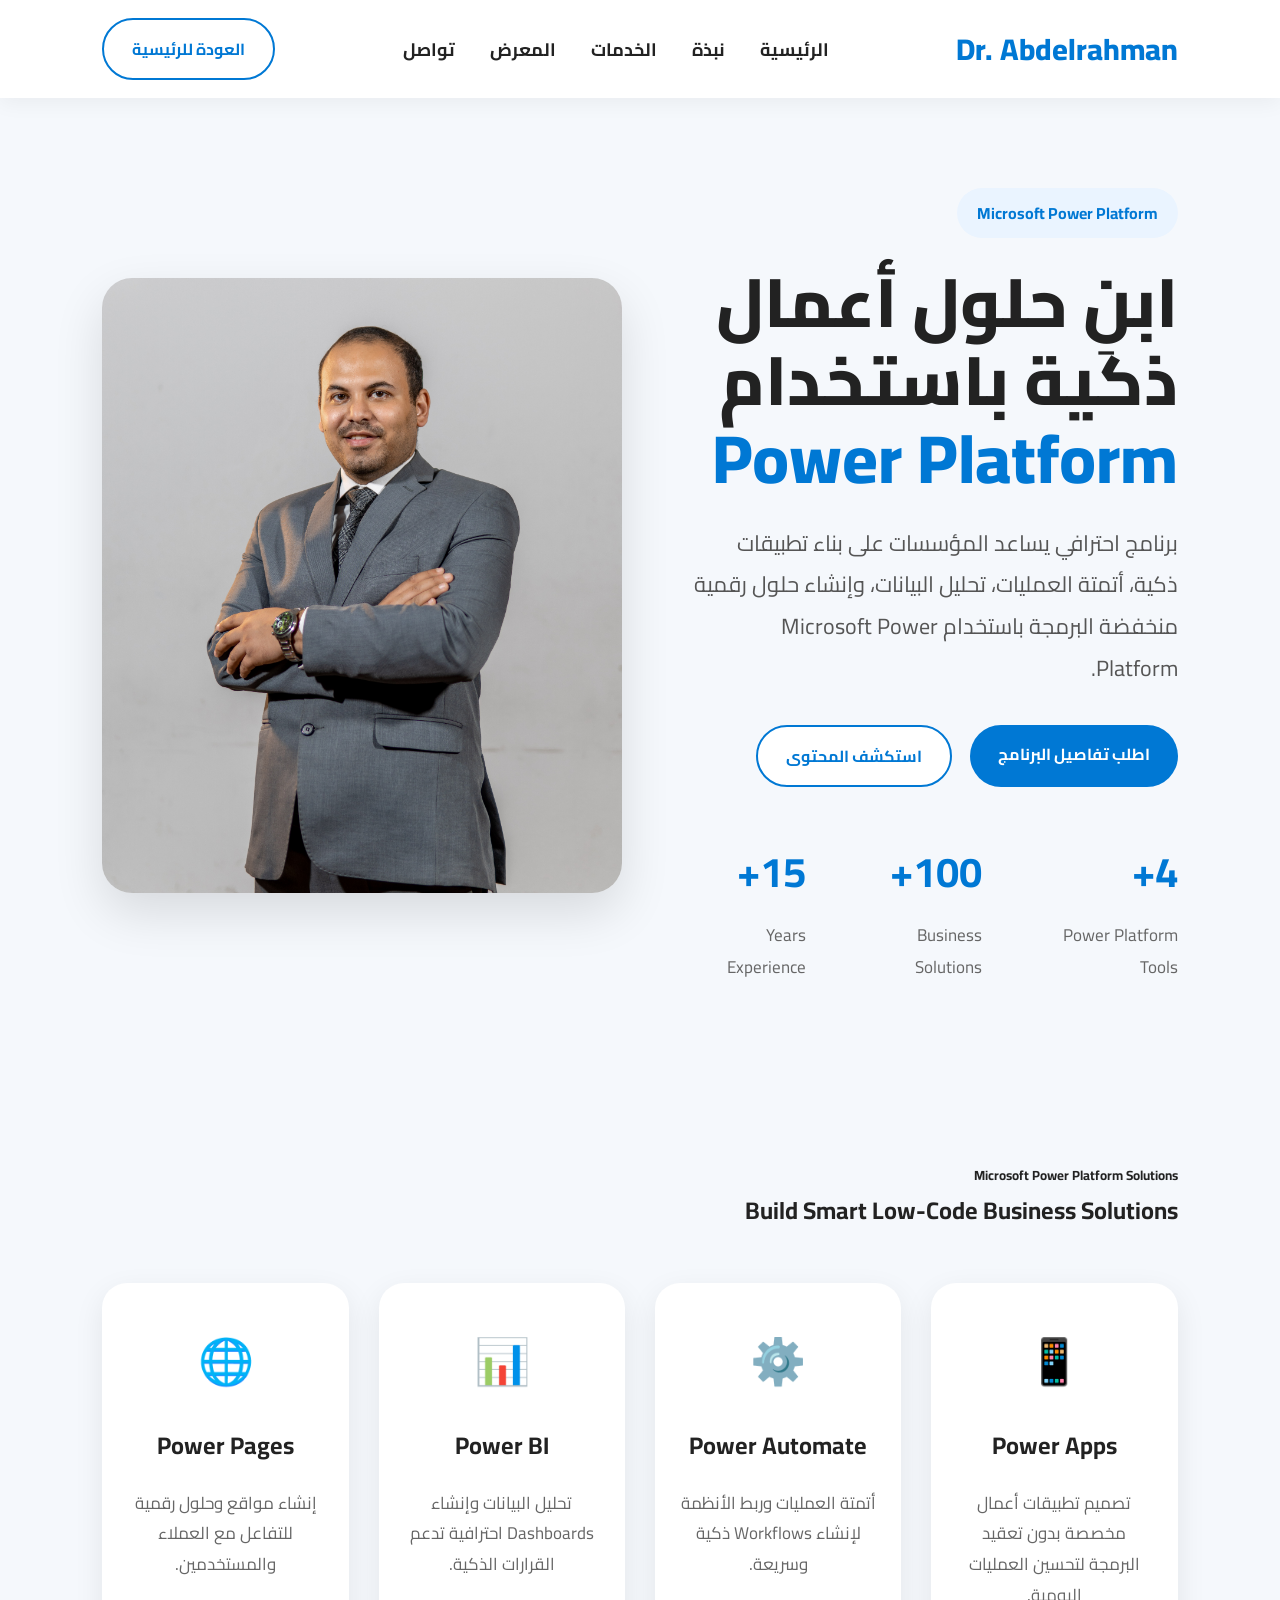
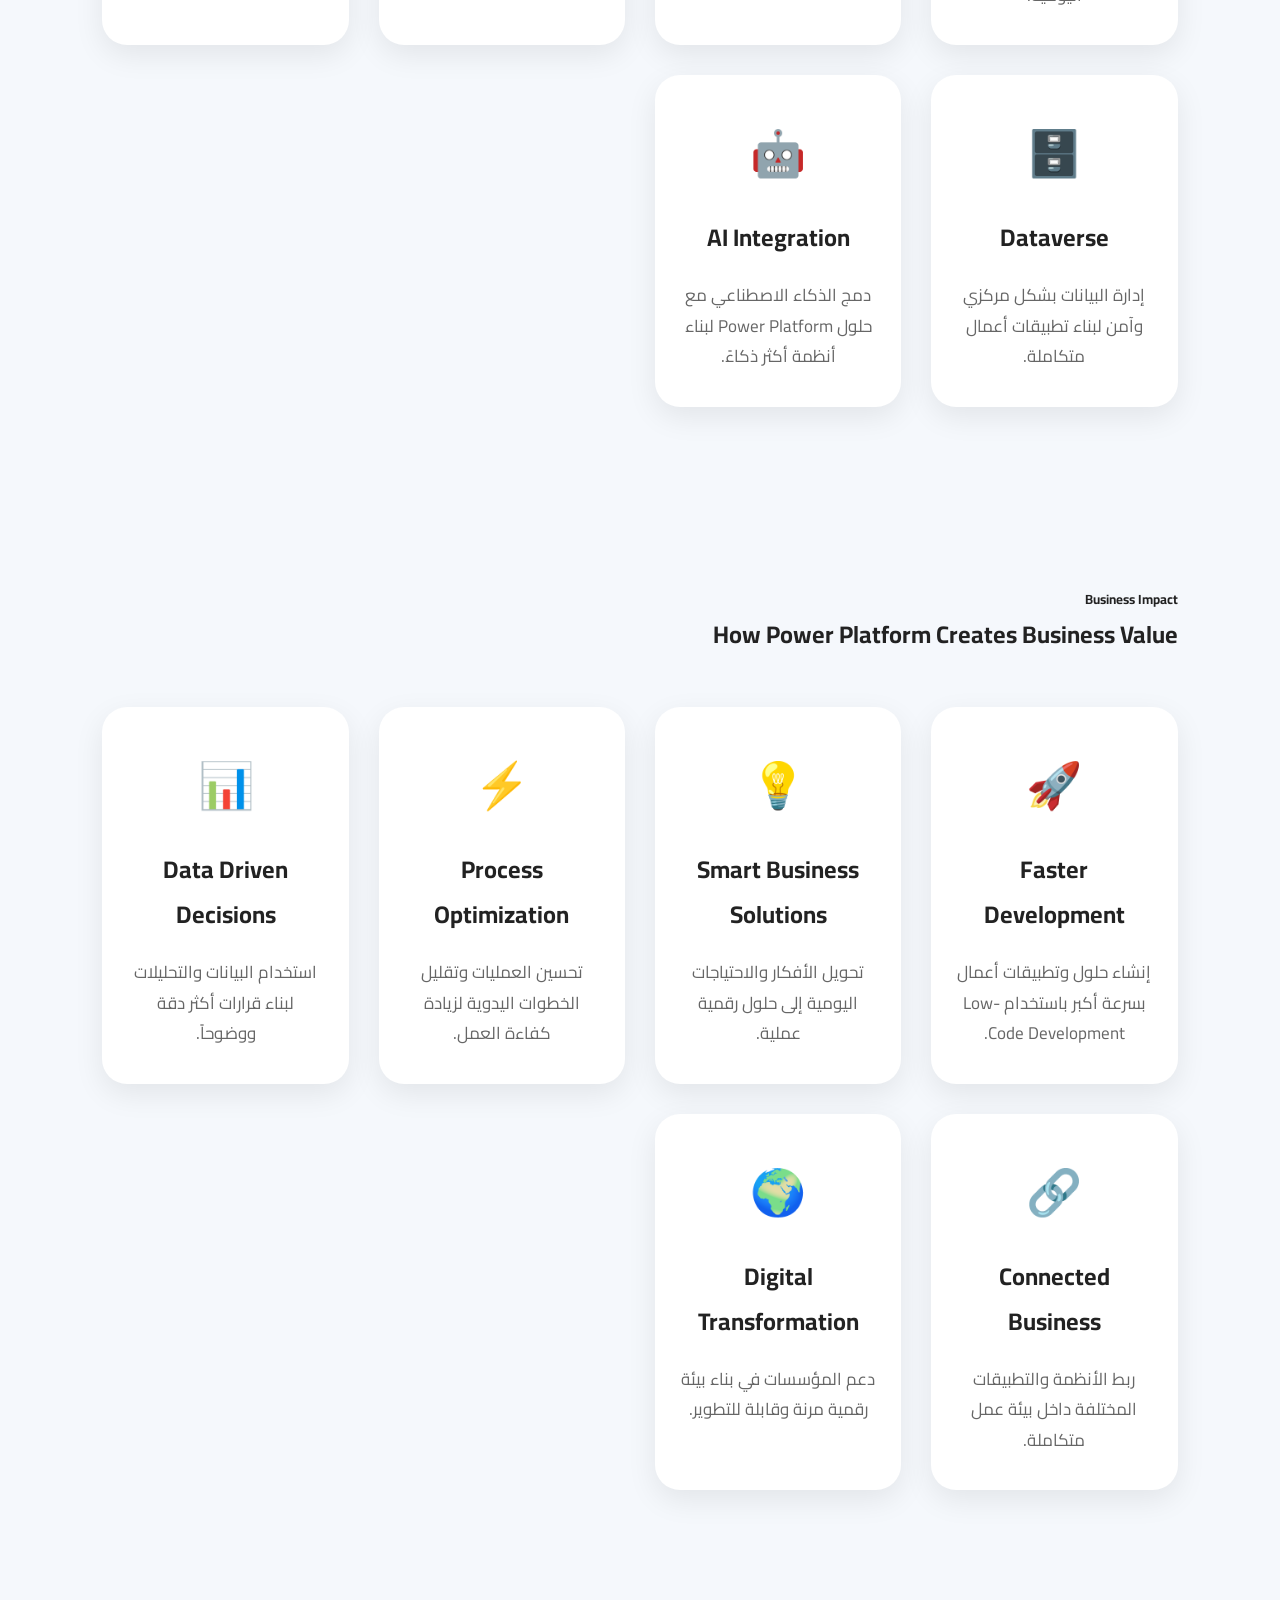
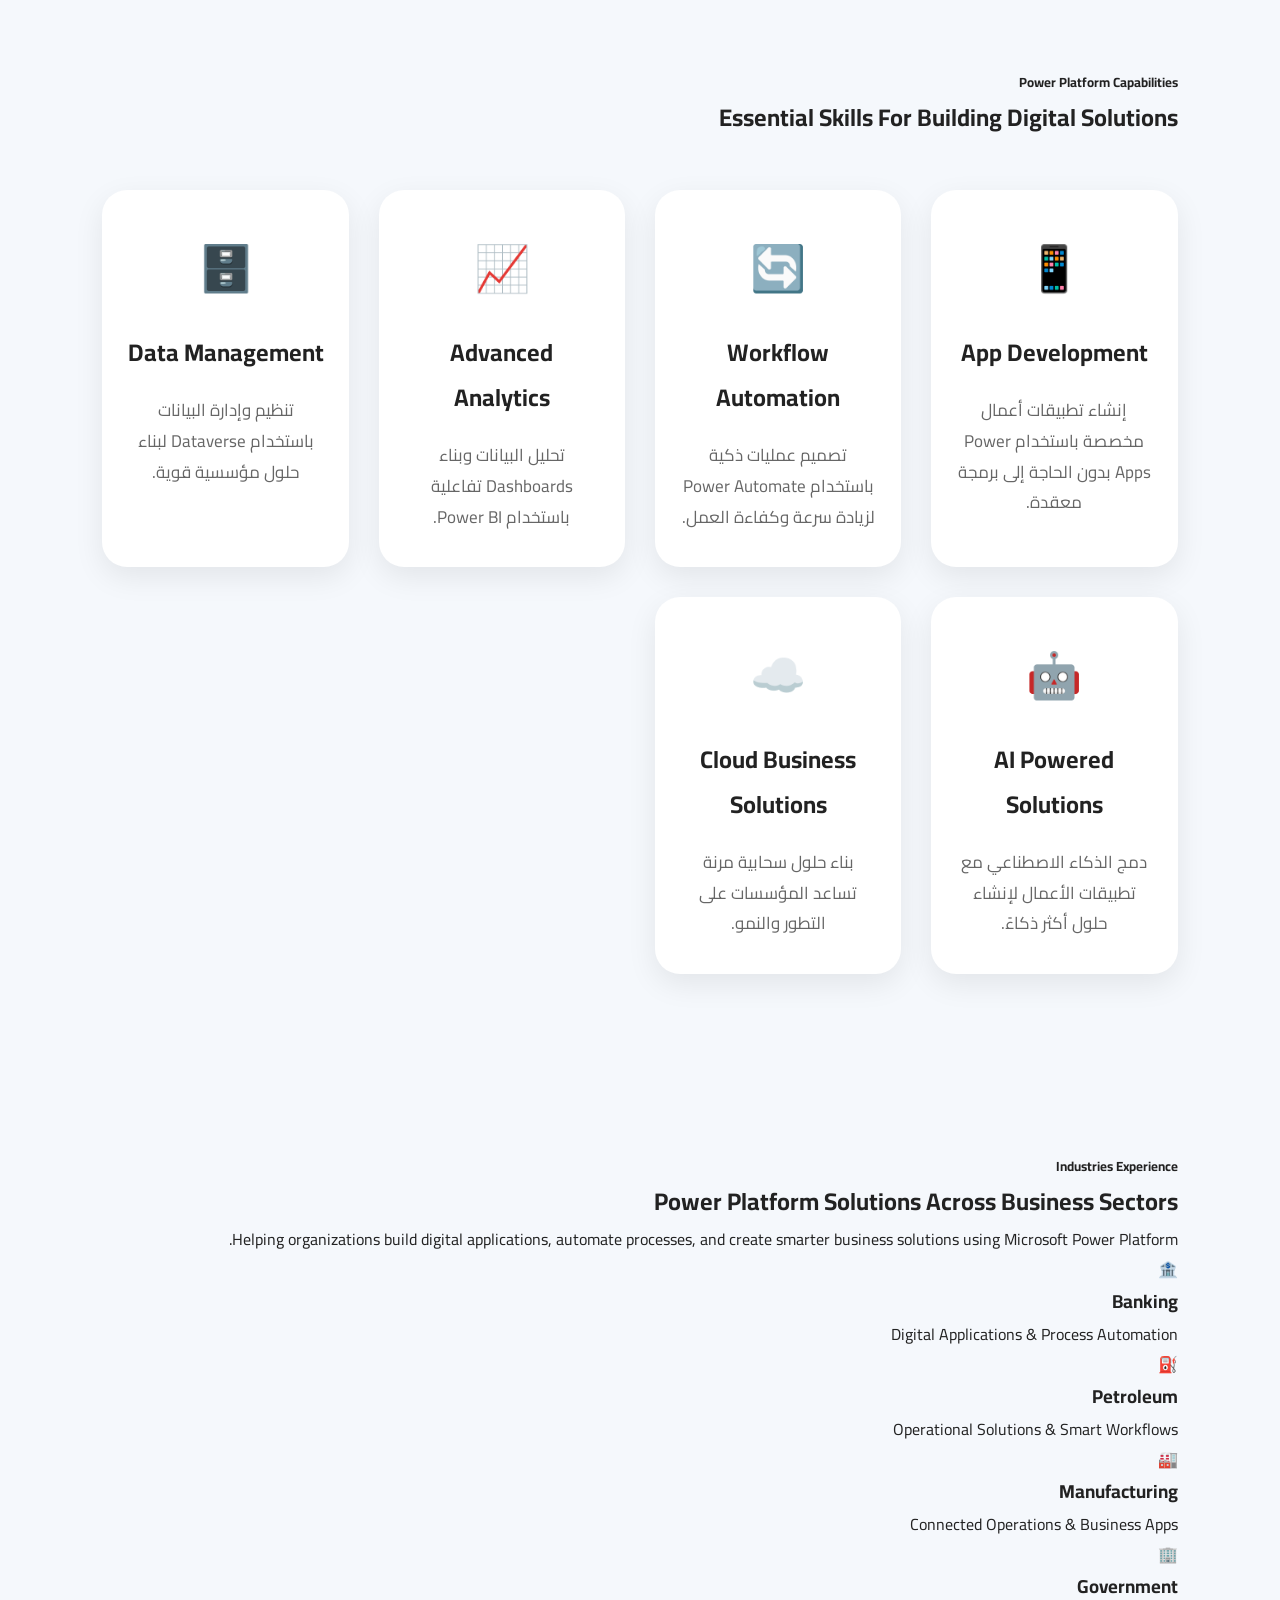
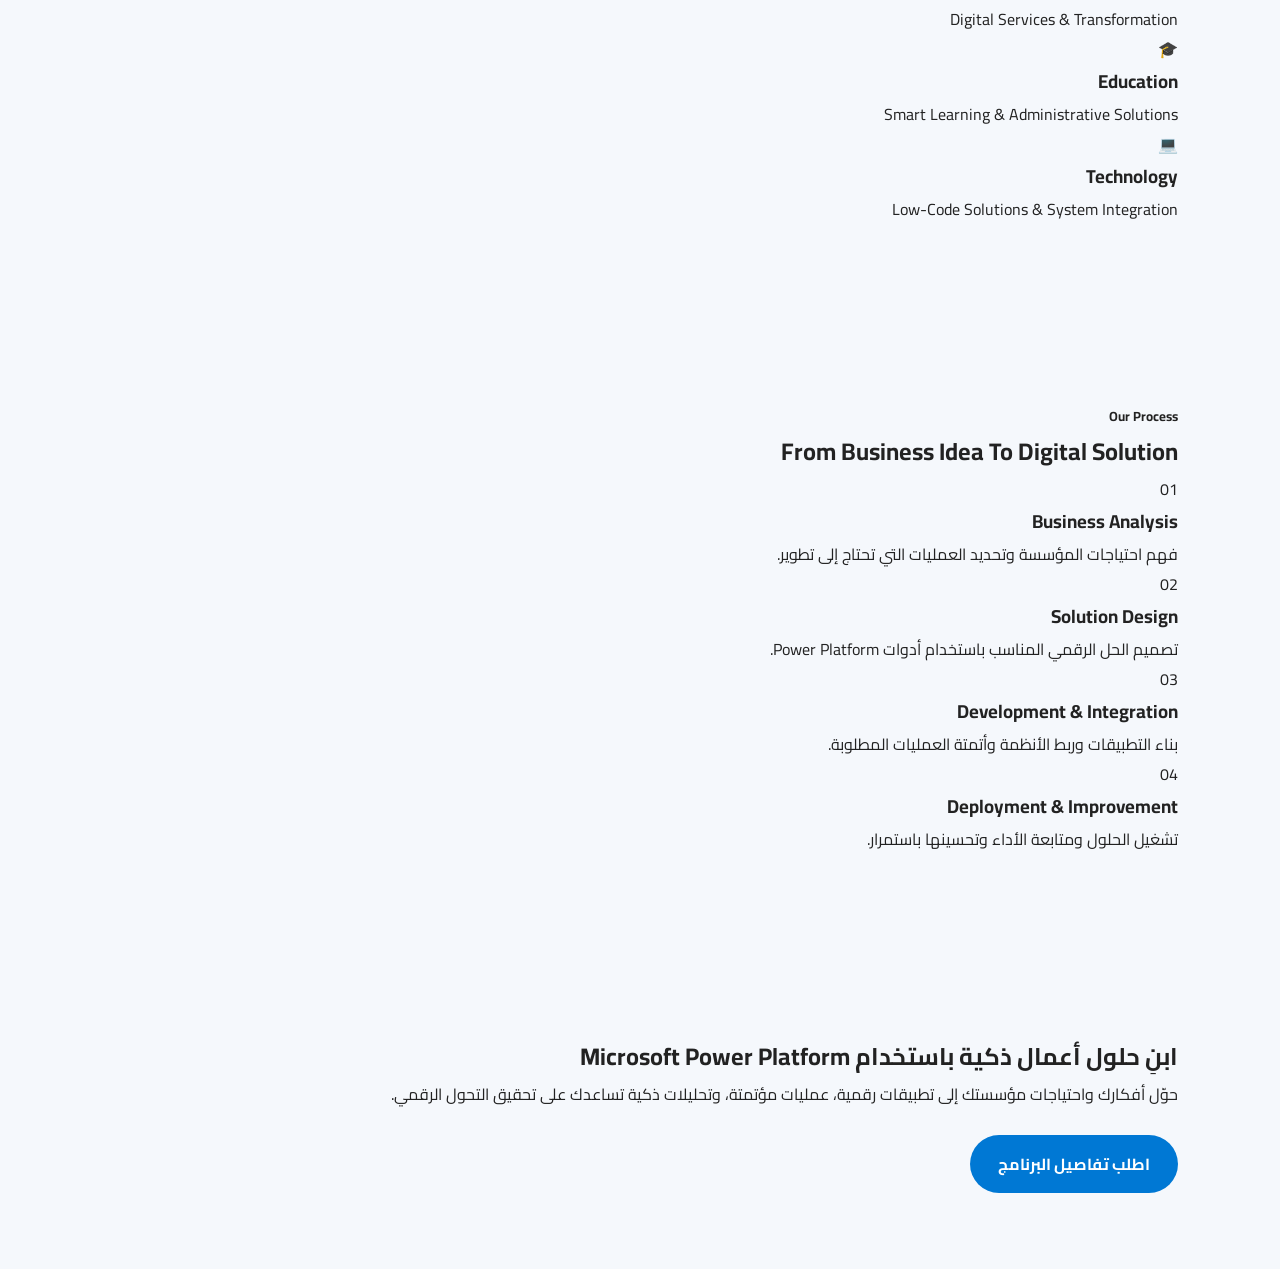
<file: microsoft-power-platform.html>
<!DOCTYPE html>
<html lang="ar" dir="rtl">

<head>

<meta charset="UTF-8">

<meta name="viewport" content="width=device-width, initial-scale=1.0">

<title>
Microsoft Power Platform | Dr. Abdelrahman
</title>


<link href="https://fonts.googleapis.com/css2?family=Cairo:wght@400;500;600;700;800&display=swap" rel="stylesheet">


<link rel="stylesheet" href="assets/css/style.css">

</head>


<body>


<!-- =====================================
HEADER
===================================== -->


<header>

<nav>


<div class="logo">

Dr. Abdelrahman

</div>



<ul>

<li><a href="index.html">الرئيسية</a></li>

<li><a href="index.html#about">نبذة</a></li>

<li><a href="index.html#services">الخدمات</a></li>

<li><a href="index.html#gallery">المعرض</a></li>

<li><a href="index.html#contact">تواصل</a></li>

</ul>



<a href="index.html" class="btn-outline">

العودة للرئيسية

</a>


</nav>

</header>





<!-- =====================================
HERO
===================================== -->


<section class="hero">


<div class="left">


<div class="tag">

Microsoft Power Platform

</div>




<h1>

ابنِ حلول أعمال ذكية باستخدام

<span>

Power Platform

</span>

</h1>




<p>

برنامج احترافي يساعد المؤسسات على بناء تطبيقات ذكية، أتمتة العمليات، تحليل البيانات، وإنشاء حلول رقمية منخفضة البرمجة باستخدام Microsoft Power Platform.

</p>




<div class="hero-buttons">



<a href="https://wa.me/201100897621?text=السلام عليكم، أرغب في برنامج Microsoft Power Platform"

class="btn"

target="_blank">

اطلب تفاصيل البرنامج

</a>



<a href="#solutions" class="btn-outline">

استكشف المحتوى

</a>



</div>





<div class="hero-stats">



<div>

<h3>

4+

</h3>

<span>

Power Platform Tools

</span>

</div>




<div>

<h3>

100+

</h3>

<span>

Business Solutions

</span>

</div>




<div>

<h3>

15+

</h3>

<span>

Years Experience

</span>

</div>



</div>



</div>





<div class="right">


<img src="assets/images/profile.jpg.jpg"

alt="Microsoft Power Platform">


</div>



</section>


<!-- =====================================
POWER PLATFORM SOLUTIONS
===================================== -->


<section class="solutions" id="solutions">


<h5>

Microsoft Power Platform Solutions

</h5>



<h2>

Build Smart Low-Code Business Solutions

</h2>




<div class="service-boxes">



<div class="service-card">


<div class="icon">

📱

</div>


<h3>

Power Apps

</h3>


<p>

تصميم تطبيقات أعمال مخصصة بدون تعقيد البرمجة لتحسين العمليات اليومية.

</p>


</div>





<div class="service-card">


<div class="icon">

⚙️

</div>


<h3>

Power Automate

</h3>


<p>

أتمتة العمليات وربط الأنظمة لإنشاء Workflows ذكية وسريعة.

</p>


</div>





<div class="service-card">


<div class="icon">

📊

</div>


<h3>

Power BI

</h3>


<p>

تحليل البيانات وإنشاء Dashboards احترافية تدعم القرارات الذكية.

</p>


</div>





<div class="service-card">


<div class="icon">

🌐

</div>


<h3>

Power Pages

</h3>


<p>

إنشاء مواقع وحلول رقمية للتفاعل مع العملاء والمستخدمين.

</p>


</div>





<div class="service-card">


<div class="icon">

🗄️

</div>


<h3>

Dataverse

</h3>


<p>

إدارة البيانات بشكل مركزي وآمن لبناء تطبيقات أعمال متكاملة.

</p>


</div>





<div class="service-card">


<div class="icon">

🤖

</div>


<h3>

AI Integration

</h3>


<p>

دمج الذكاء الاصطناعي مع حلول Power Platform لبناء أنظمة أكثر ذكاءً.

</p>


</div>



</div>


</section>

<!-- =====================================
BUSINESS IMPACT
===================================== -->


<section class="impact">


<h5>

Business Impact

</h5>



<h2>

How Power Platform Creates Business Value

</h2>




<div class="service-boxes">



<div class="service-card">


<div class="icon">

🚀

</div>


<h3>

Faster Development

</h3>


<p>

إنشاء حلول وتطبيقات أعمال بسرعة أكبر باستخدام Low-Code Development.

</p>


</div>





<div class="service-card">


<div class="icon">

💡

</div>


<h3>

Smart Business Solutions

</h3>


<p>

تحويل الأفكار والاحتياجات اليومية إلى حلول رقمية عملية.

</p>


</div>





<div class="service-card">


<div class="icon">

⚡

</div>


<h3>

Process Optimization

</h3>


<p>

تحسين العمليات وتقليل الخطوات اليدوية لزيادة كفاءة العمل.

</p>


</div>





<div class="service-card">


<div class="icon">

📊

</div>


<h3>

Data Driven Decisions

</h3>


<p>

استخدام البيانات والتحليلات لبناء قرارات أكثر دقة ووضوحاً.

</p>


</div>





<div class="service-card">


<div class="icon">

🔗

</div>


<h3>

Connected Business

</h3>


<p>

ربط الأنظمة والتطبيقات المختلفة داخل بيئة عمل متكاملة.

</p>


</div>





<div class="service-card">


<div class="icon">

🌍

</div>


<h3>

Digital Transformation

</h3>


<p>

دعم المؤسسات في بناء بيئة رقمية مرنة وقابلة للتطوير.

</p>


</div>



</div>


</section>

<!-- =====================================
POWER PLATFORM FEATURES
===================================== -->


<section class="features">


<h5>

Power Platform Capabilities

</h5>



<h2>

Essential Skills For Building Digital Solutions

</h2>




<div class="service-boxes">



<div class="service-card">


<div class="icon">

📱

</div>


<h3>

App Development

</h3>


<p>

إنشاء تطبيقات أعمال مخصصة باستخدام Power Apps بدون الحاجة إلى برمجة معقدة.

</p>


</div>





<div class="service-card">


<div class="icon">

🔄

</div>


<h3>

Workflow Automation

</h3>


<p>

تصميم عمليات ذكية باستخدام Power Automate لزيادة سرعة وكفاءة العمل.

</p>


</div>





<div class="service-card">


<div class="icon">

📈

</div>


<h3>

Advanced Analytics

</h3>


<p>

تحليل البيانات وبناء Dashboards تفاعلية باستخدام Power BI.

</p>


</div>





<div class="service-card">


<div class="icon">

🗄️

</div>


<h3>

Data Management

</h3>


<p>

تنظيم وإدارة البيانات باستخدام Dataverse لبناء حلول مؤسسية قوية.

</p>


</div>





<div class="service-card">


<div class="icon">

🤖

</div>


<h3>

AI Powered Solutions

</h3>


<p>

دمج الذكاء الاصطناعي مع تطبيقات الأعمال لإنشاء حلول أكثر ذكاءً.

</p>


</div>





<div class="service-card">


<div class="icon">

☁️

</div>


<h3>

Cloud Business Solutions

</h3>


<p>

بناء حلول سحابية مرنة تساعد المؤسسات على التطور والنمو.

</p>


</div>



</div>


</section>

<!-- =====================================
INDUSTRIES EXPERIENCE
===================================== -->


<section class="industries">


<h5>

Industries Experience

</h5>



<h2>

Power Platform Solutions Across Business Sectors

</h2>



<p class="section-desc">

Helping organizations build digital applications, automate processes, and create smarter business solutions using Microsoft Power Platform.

</p>




<div class="industry-grid">



<div class="industry-card">

<div class="industry-icon">

🏦

</div>

<h3>

Banking

</h3>

<p>

Digital Applications & Process Automation

</p>

</div>





<div class="industry-card">

<div class="industry-icon">

⛽

</div>

<h3>

Petroleum

</h3>

<p>

Operational Solutions & Smart Workflows

</p>

</div>





<div class="industry-card">

<div class="industry-icon">

🏭

</div>

<h3>

Manufacturing

</h3>

<p>

Connected Operations & Business Apps

</p>

</div>





<div class="industry-card">

<div class="industry-icon">

🏢

</div>

<h3>

Government

</h3>

<p>

Digital Services & Transformation

</p>

</div>





<div class="industry-card">

<div class="industry-icon">

🎓

</div>

<h3>

Education

</h3>

<p>

Smart Learning & Administrative Solutions

</p>

</div>





<div class="industry-card">

<div class="industry-icon">

💻

</div>

<h3>

Technology

</h3>

<p>

Low-Code Solutions & System Integration

</p>

</div>



</div>


</section>





<!-- =====================================
PROCESS
===================================== -->


<section class="methodology">


<h5>

Our Process

</h5>



<h2>

From Business Idea To Digital Solution

</h2>




<div class="timeline">



<div class="timeline-item">


<div class="timeline-number">

01

</div>


<div class="timeline-content">


<h3>

Business Analysis

</h3>


<p>

فهم احتياجات المؤسسة وتحديد العمليات التي تحتاج إلى تطوير.

</p>


</div>


</div>





<div class="timeline-item">


<div class="timeline-number">

02

</div>


<div class="timeline-content">


<h3>

Solution Design

</h3>


<p>

تصميم الحل الرقمي المناسب باستخدام أدوات Power Platform.

</p>


</div>


</div>





<div class="timeline-item">


<div class="timeline-number">

03

</div>


<div class="timeline-content">


<h3>

Development & Integration

</h3>


<p>

بناء التطبيقات وربط الأنظمة وأتمتة العمليات المطلوبة.

</p>


</div>


</div>





<div class="timeline-item">


<div class="timeline-number">

04

</div>


<div class="timeline-content">


<h3>

Deployment & Improvement

</h3>


<p>

تشغيل الحلول ومتابعة الأداء وتحسينها باستمرار.

</p>


</div>


</div>



</div>


</section>

<!-- =====================================
FINAL CTA
===================================== -->


<section class="cta">


<h2>

ابنِ حلول أعمال ذكية باستخدام Microsoft Power Platform

</h2>



<p>

حوّل أفكارك واحتياجات مؤسستك إلى تطبيقات رقمية، عمليات مؤتمتة، وتحليلات ذكية تساعدك على تحقيق التحول الرقمي.

</p>




<div style="margin-top:40px;">


<a href="https://wa.me/201100897621?text=السلام عليكم، أرغب في برنامج Microsoft Power Platform"

class="btn"

target="_blank">

اطلب تفاصيل البرنامج

</a>


</div>



</section>



</body>

</html>
</file>
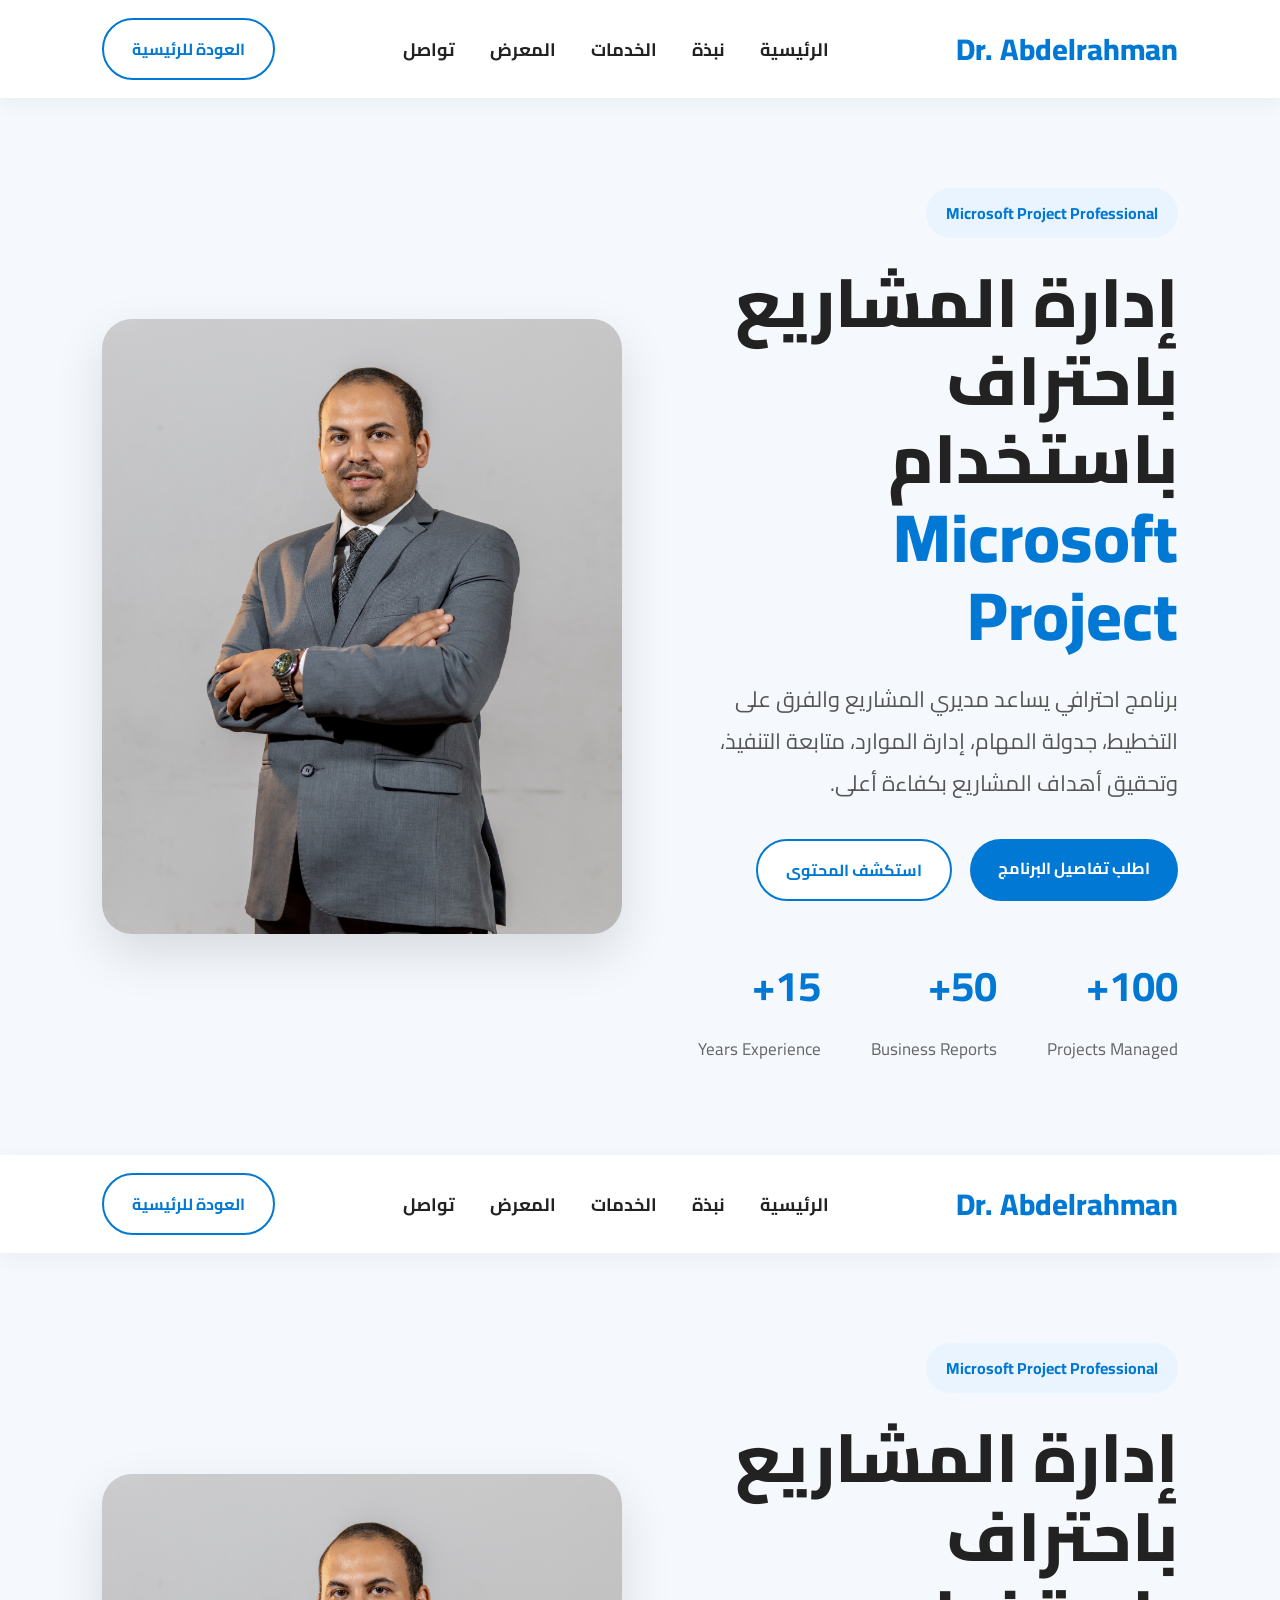
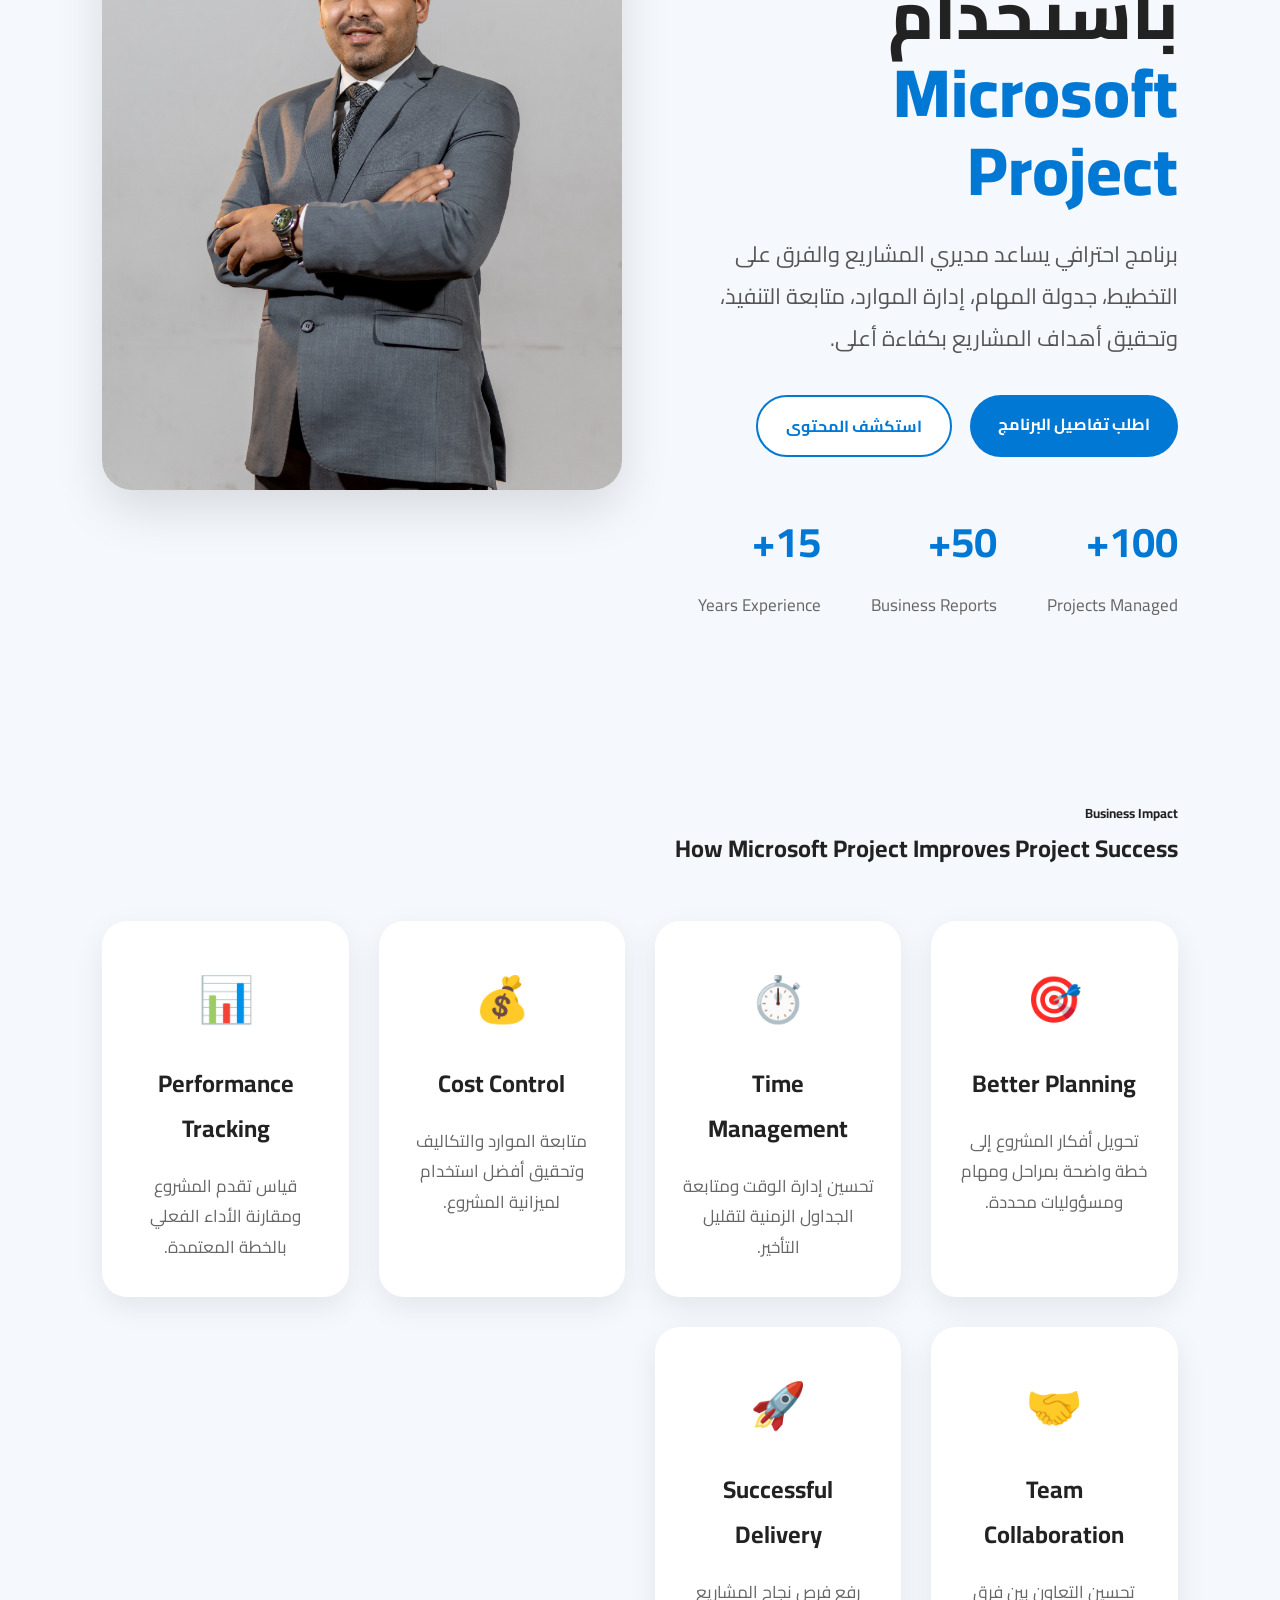
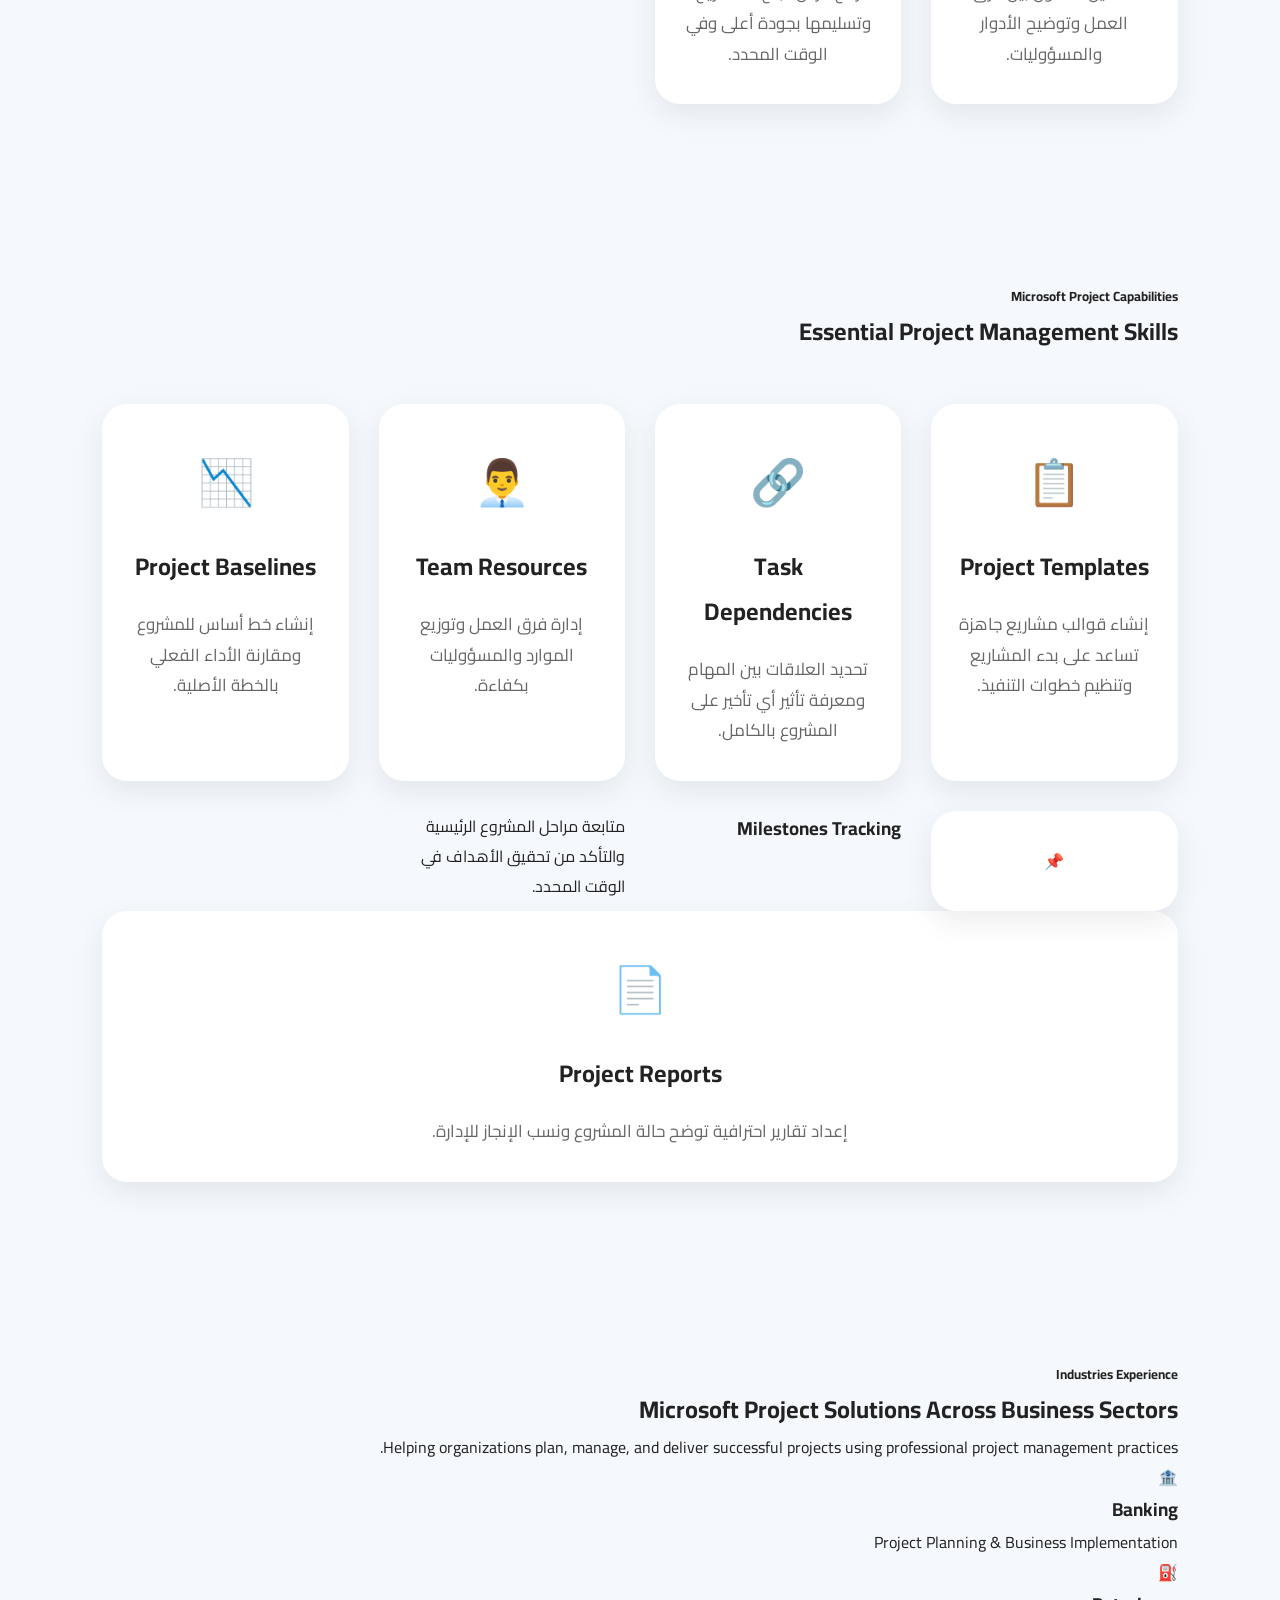
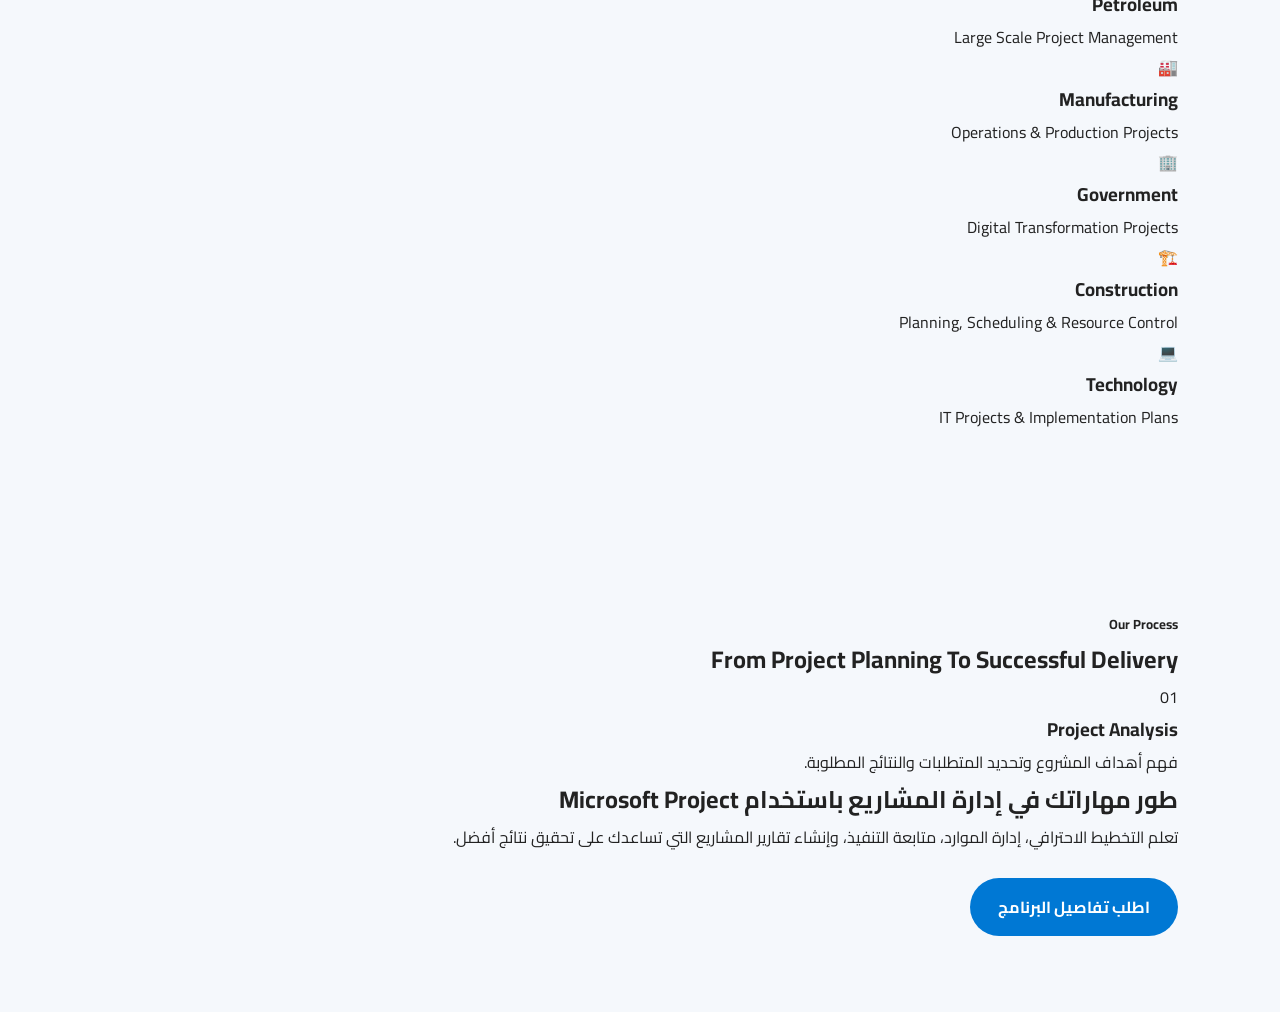
<file: microsoft-project.html>
<!DOCTYPE html>
<html lang="ar" dir="rtl">

<head>

<meta charset="UTF-8">

<meta name="viewport" content="width=device-width, initial-scale=1.0">

<title>
Microsoft Project Professional | Dr. Abdelrahman
</title>


<link href="https://fonts.googleapis.com/css2?family=Cairo:wght@400;500;600;700;800&display=swap" rel="stylesheet">


<link rel="stylesheet" href="assets/css/style.css">

</head>


<body>


<!-- =====================================
HEADER
===================================== -->


<header>

<nav>


<div class="logo">

Dr. Abdelrahman

</div>



<ul>

<li><a href="index.html">الرئيسية</a></li>

<li><a href="index.html#about">نبذة</a></li>

<li><a href="index.html#services">الخدمات</a></li>

<li><a href="index.html#gallery">المعرض</a></li>

<li><a href="index.html#contact">تواصل</a></li>

</ul>



<a href="index.html" class="btn-outline">

العودة للرئيسية

</a>


</nav>

</header>





<!-- =====================================
HERO
===================================== -->


<section class="hero">


<div class="left">


<div class="tag">

Microsoft Project Professional

</div>




<h1>

إدارة المشاريع باحتراف باستخدام

<span>

Microsoft Project

</span>

</h1>




<p>

برنامج احترافي يساعد مديري المشاريع والفرق على التخطيط، جدولة المهام، إدارة الموارد، متابعة التنفيذ، وتحقيق أهداف المشاريع بكفاءة أعلى.

</p>




<div class="hero-buttons">



<a href="https://wa.me/201100897621?text=السلام عليكم، أرغب في برنامج Microsoft Project Professional"

class="btn"

target="_blank">

اطلب تفاصيل البرنامج

</a>



<a href="#solutions" class="btn-outline">

استكشف المحتوى

</a>



</div>





<div class="hero-stats">



<div>

<h3>

100+

</h3>

<span>

Projects Managed

</span>

</div>




<div>

<h3>

50+

</h3>

<span>

Business Reports

</span>

</div>




<div>

<h3>

15+

</h3>

<span>

Years Experience

</span>

</div>



</div>



</div>





<div class="right">


<img src="assets/images/profile.jpg.jpg"

alt="Microsoft Project Professional">


</div>



</section>


<!DOCTYPE html>
<html lang="ar" dir="rtl">

<head>

<meta charset="UTF-8">

<meta name="viewport" content="width=device-width, initial-scale=1.0">

<title>
Microsoft Project Professional | Dr. Abdelrahman
</title>


<link href="https://fonts.googleapis.com/css2?family=Cairo:wght@400;500;600;700;800&display=swap" rel="stylesheet">


<link rel="stylesheet" href="assets/css/style.css">

</head>


<body>


<!-- =====================================
HEADER
===================================== -->


<header>

<nav>


<div class="logo">

Dr. Abdelrahman

</div>



<ul>

<li><a href="index.html">الرئيسية</a></li>

<li><a href="index.html#about">نبذة</a></li>

<li><a href="index.html#services">الخدمات</a></li>

<li><a href="index.html#gallery">المعرض</a></li>

<li><a href="index.html#contact">تواصل</a></li>

</ul>



<a href="index.html" class="btn-outline">

العودة للرئيسية

</a>


</nav>

</header>





<!-- =====================================
HERO
===================================== -->


<section class="hero">


<div class="left">


<div class="tag">

Microsoft Project Professional

</div>




<h1>

إدارة المشاريع باحتراف باستخدام

<span>

Microsoft Project

</span>

</h1>




<p>

برنامج احترافي يساعد مديري المشاريع والفرق على التخطيط، جدولة المهام، إدارة الموارد، متابعة التنفيذ، وتحقيق أهداف المشاريع بكفاءة أعلى.

</p>




<div class="hero-buttons">



<a href="https://wa.me/201100897621?text=السلام عليكم، أرغب في برنامج Microsoft Project Professional"

class="btn"

target="_blank">

اطلب تفاصيل البرنامج

</a>



<a href="#solutions" class="btn-outline">

استكشف المحتوى

</a>



</div>





<div class="hero-stats">



<div>

<h3>

100+

</h3>

<span>

Projects Managed

</span>

</div>




<div>

<h3>

50+

</h3>

<span>

Business Reports

</span>

</div>




<div>

<h3>

15+

</h3>

<span>

Years Experience

</span>

</div>



</div>



</div>





<div class="right">


<img src="assets/images/profile.jpg.jpg"

alt="Microsoft Project Professional">


</div>



</section>


<!-- =====================================
BUSINESS IMPACT
===================================== -->


<section class="impact">


<h5>

Business Impact

</h5>



<h2>

How Microsoft Project Improves Project Success

</h2>




<div class="service-boxes">



<div class="service-card">


<div class="icon">

🎯

</div>


<h3>

Better Planning

</h3>


<p>

تحويل أفكار المشروع إلى خطة واضحة بمراحل ومهام ومسؤوليات محددة.

</p>


</div>





<div class="service-card">


<div class="icon">

⏱️

</div>


<h3>

Time Management

</h3>


<p>

تحسين إدارة الوقت ومتابعة الجداول الزمنية لتقليل التأخير.

</p>


</div>





<div class="service-card">


<div class="icon">

💰

</div>


<h3>

Cost Control

</h3>


<p>

متابعة الموارد والتكاليف وتحقيق أفضل استخدام لميزانية المشروع.

</p>


</div>





<div class="service-card">


<div class="icon">

📊

</div>


<h3>

Performance Tracking

</h3>


<p>

قياس تقدم المشروع ومقارنة الأداء الفعلي بالخطة المعتمدة.

</p>


</div>





<div class="service-card">


<div class="icon">

🤝

</div>


<h3>

Team Collaboration

</h3>


<p>

تحسين التعاون بين فرق العمل وتوضيح الأدوار والمسؤوليات.

</p>


</div>





<div class="service-card">


<div class="icon">

🚀

</div>


<h3>

Successful Delivery

</h3>


<p>

رفع فرص نجاح المشاريع وتسليمها بجودة أعلى وفي الوقت المحدد.

</p>


</div>



</div>


</section>


<!-- =====================================
PROJECT FEATURES
===================================== -->


<section class="features">


<h5>

Microsoft Project Capabilities

</h5>



<h2>

Essential Project Management Skills

</h2>




<div class="service-boxes">



<div class="service-card">


<div class="icon">

📋

</div>


<h3>

Project Templates

</h3>


<p>

إنشاء قوالب مشاريع جاهزة تساعد على بدء المشاريع وتنظيم خطوات التنفيذ.

</p>


</div>





<div class="service-card">


<div class="icon">

🔗

</div>


<h3>

Task Dependencies

</h3>


<p>

تحديد العلاقات بين المهام ومعرفة تأثير أي تأخير على المشروع بالكامل.

</p>


</div>





<div class="service-card">


<div class="icon">

👨‍💼

</div>


<h3>

Team Resources

</h3>


<p>

إدارة فرق العمل وتوزيع الموارد والمسؤوليات بكفاءة.

</p>


</div>





<div class="service-card">


<div class="icon">

📉

</div>


<h3>

Project Baselines

</h3>


<p>

إنشاء خط أساس للمشروع ومقارنة الأداء الفعلي بالخطة الأصلية.

</p>


</div>





<div class="service-card">


<div="icon">

📌

</div>


<h3>

Milestones Tracking

</h3>


<p>

متابعة مراحل المشروع الرئيسية والتأكد من تحقيق الأهداف في الوقت المحدد.

</p>


</div>





<div class="service-card">


<div class="icon">

📄

</div>


<h3>

Project Reports

</h3>


<p>

إعداد تقارير احترافية توضح حالة المشروع ونسب الإنجاز للإدارة.

</p>


</div>



</div>


</section>


<!-- =====================================
INDUSTRIES EXPERIENCE
===================================== -->


<section class="industries">


<h5>

Industries Experience

</h5>



<h2>

Microsoft Project Solutions Across Business Sectors

</h2>



<p class="section-desc">

Helping organizations plan, manage, and deliver successful projects using professional project management practices.

</p>




<div class="industry-grid">



<div class="industry-card">

<div class="industry-icon">

🏦

</div>

<h3>

Banking

</h3>

<p>

Project Planning & Business Implementation

</p>

</div>





<div class="industry-card">

<div class="industry-icon">

⛽

</div>

<h3>

Petroleum

</h3>

<p>

Large Scale Project Management

</p>

</div>





<div class="industry-card">

<div class="industry-icon">

🏭

</div>

<h3>

Manufacturing

</h3>

<p>

Operations & Production Projects

</p>

</div>





<div class="industry-card">

<div class="industry-icon">

🏢

</div>

<h3>

Government

</h3>

<p>

Digital Transformation Projects

</p>

</div>





<div class="industry-card">

<div class="industry-icon">

🏗️

</div>

<h3>

Construction

</h3>

<p>

Planning, Scheduling & Resource Control

</p>

</div>





<div class="industry-card">

<div class="industry-icon">

💻

</div>

<h3>

Technology

</h3>

<p>

IT Projects & Implementation Plans

</p>

</div>



</div>


</section>





<!-- =====================================
PROCESS
===================================== -->


<section class="methodology">


<h5>

Our Process

</h5>



<h2>

From Project Planning To Successful Delivery

</h2>




<div class="timeline">



<div class="timeline-item">


<div class="timeline-number">

01

</div>


<div class="timeline-content">


<h3>

Project Analysis

</h3>


<p>

فهم أهداف المشروع وتحديد المتطلبات والنتائج المطلوبة.

</p>


</div>


</div>





<div class="


<!-- =====================================
FINAL CTA
===================================== -->


<section class="cta">


<h2>

طور مهاراتك في إدارة المشاريع باستخدام Microsoft Project

</h2>



<p>

تعلم التخطيط الاحترافي، إدارة الموارد، متابعة التنفيذ، وإنشاء تقارير المشاريع التي تساعدك على تحقيق نتائج أفضل.

</p>




<div style="margin-top:40px;">


<a href="https://wa.me/201100897621?text=السلام عليكم، أرغب في برنامج Microsoft Project Professional"

class="btn"

target="_blank">

اطلب تفاصيل البرنامج

</a>


</div>



</section>



</body>

</html>
</file>
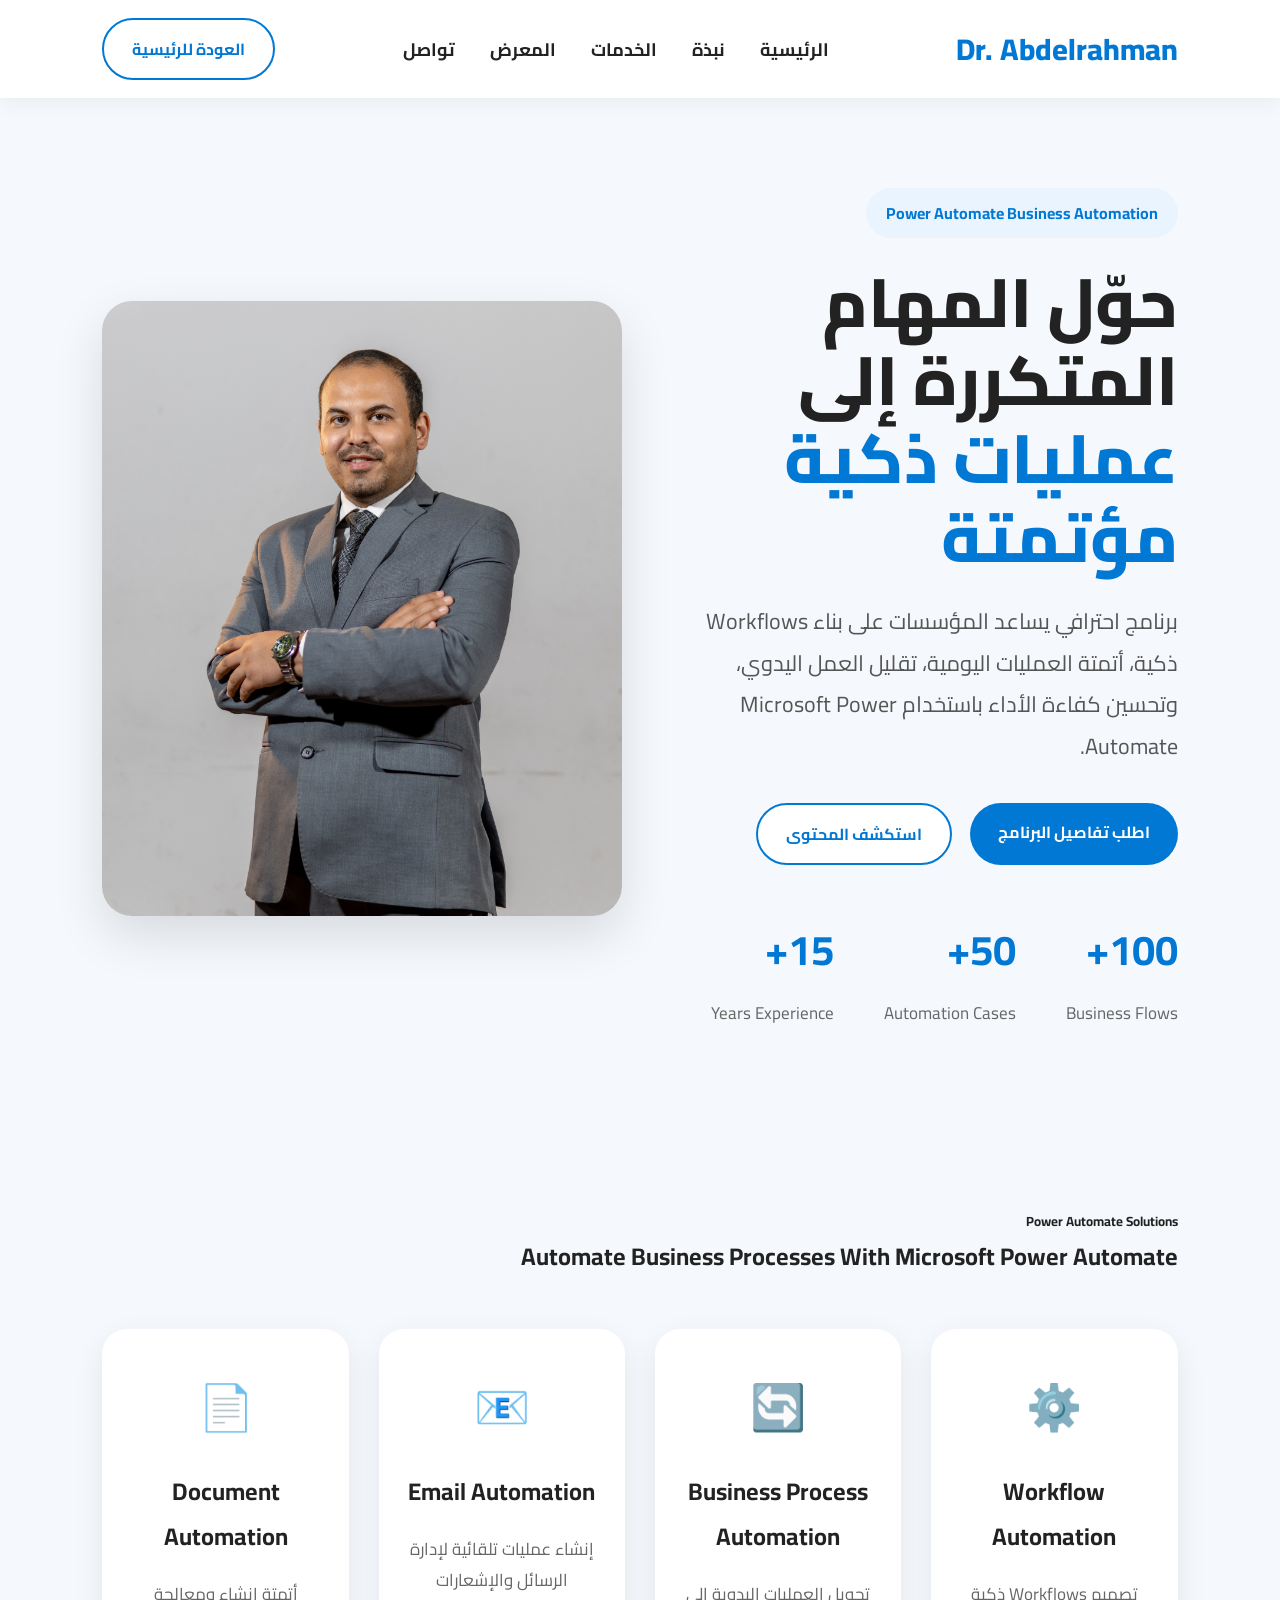
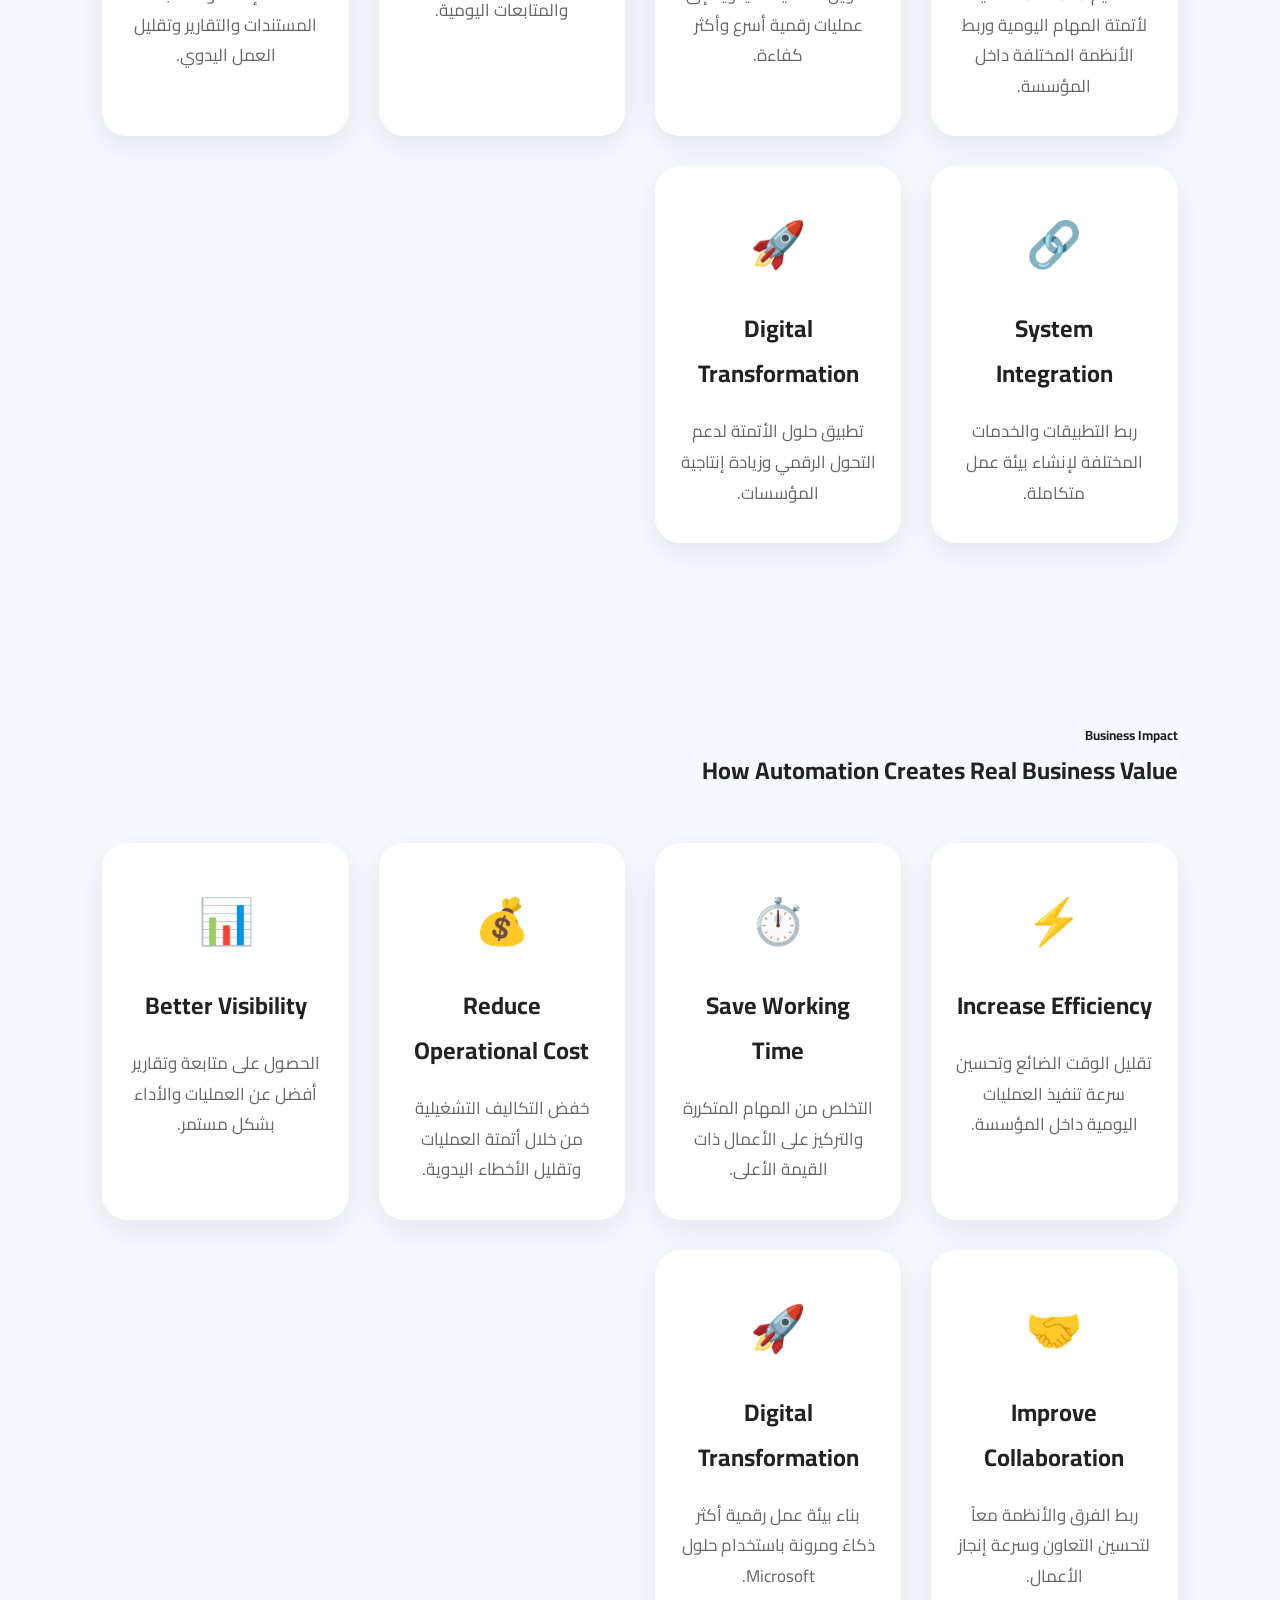
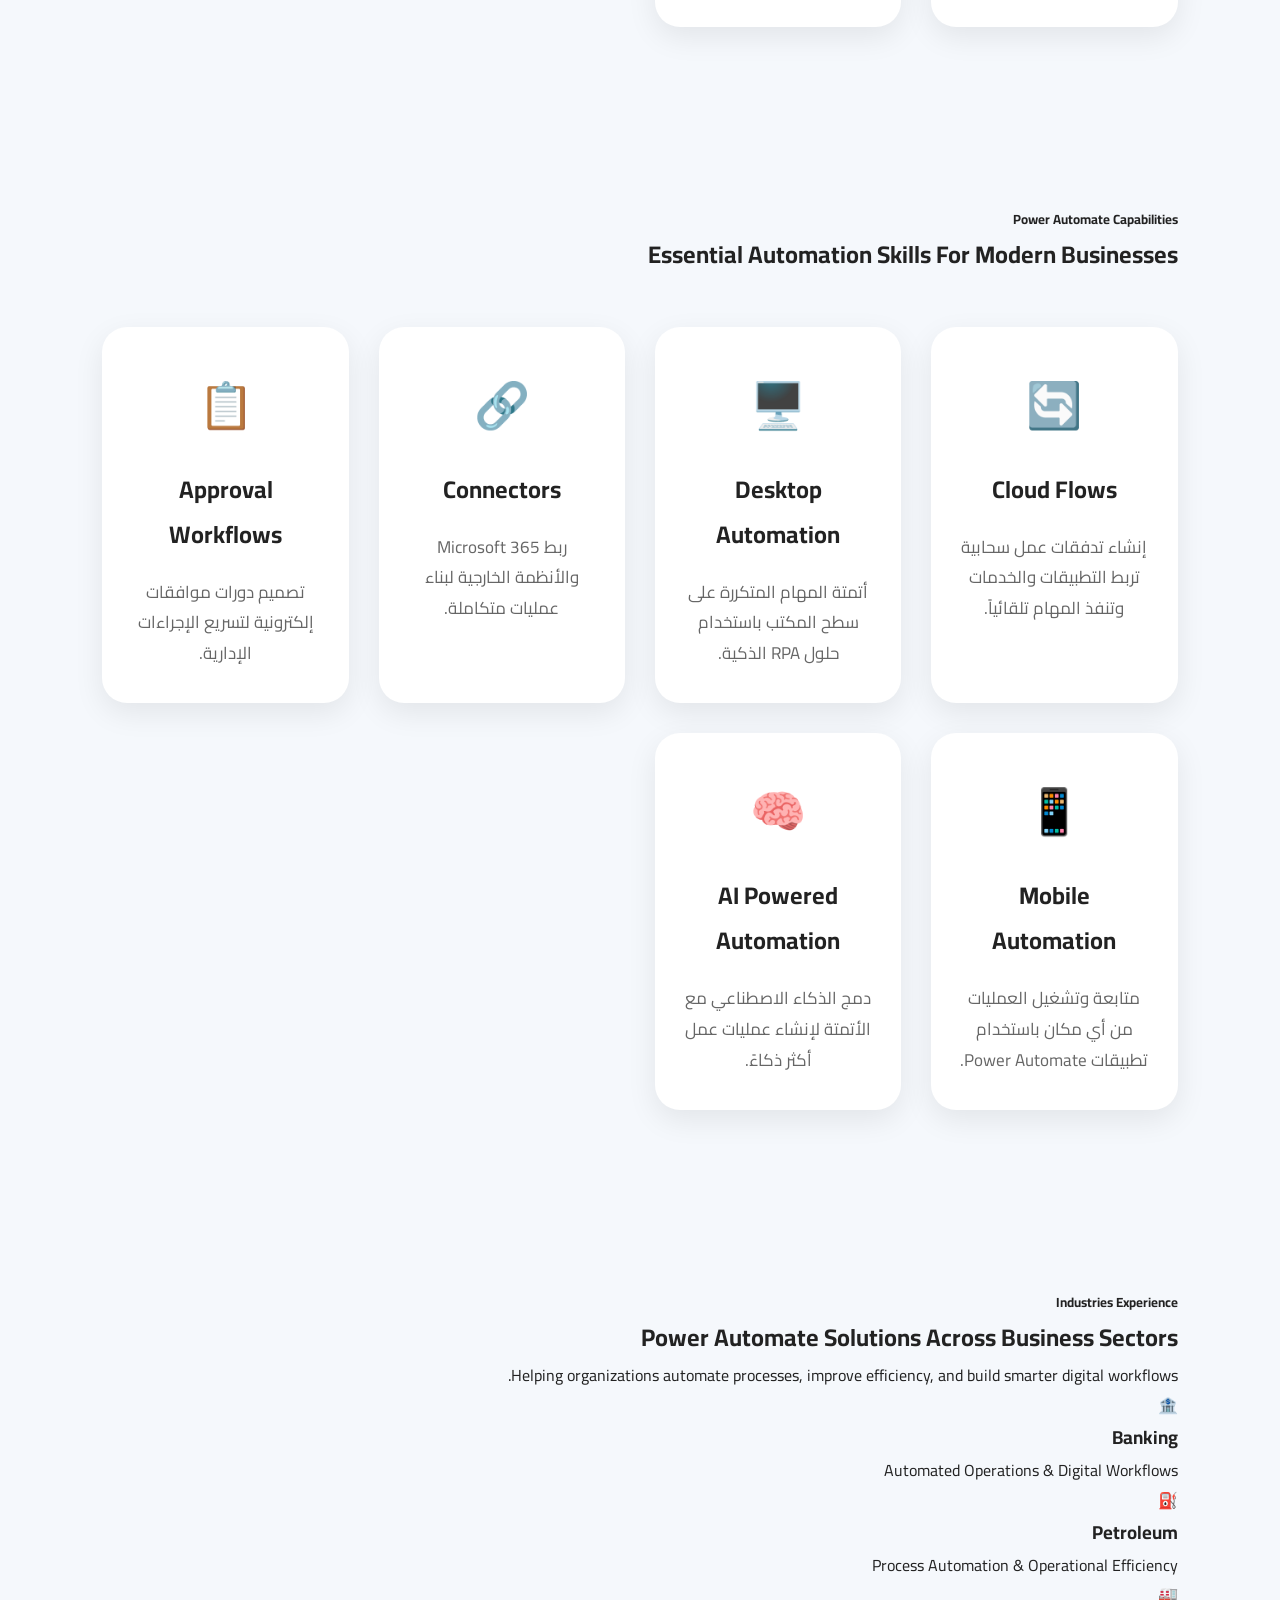
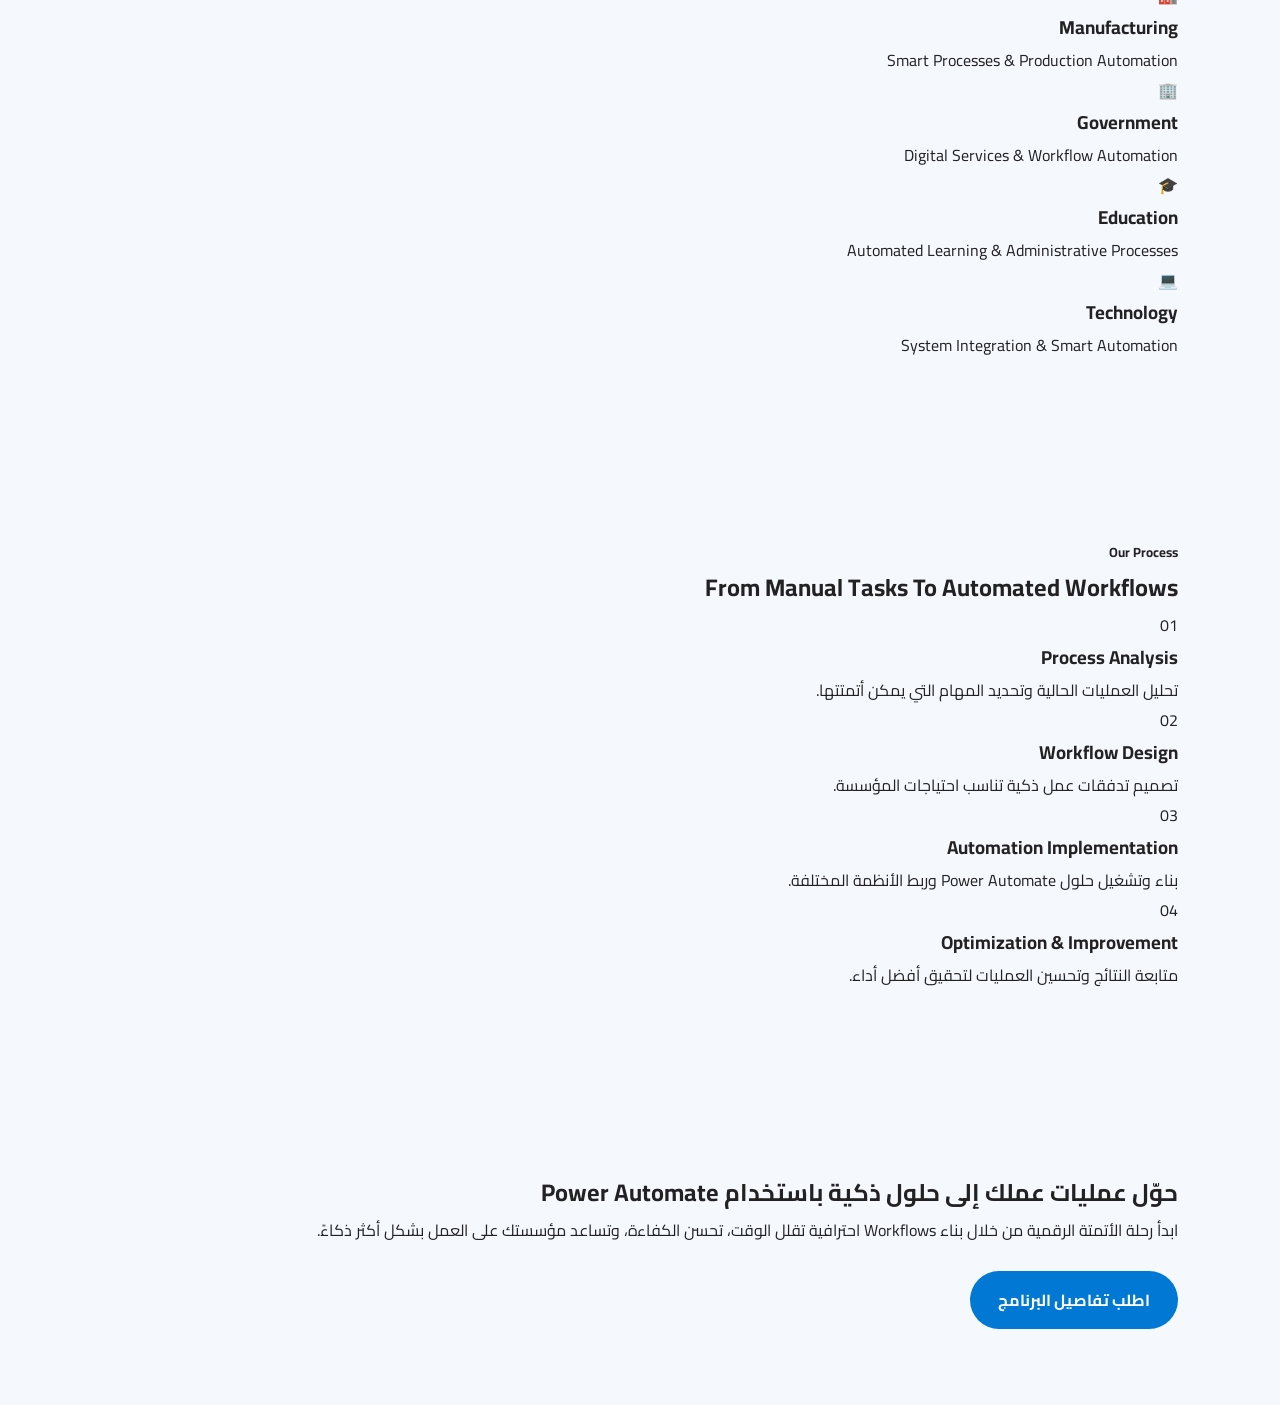
<file: power-automate.html>
<!DOCTYPE html>
<html lang="ar" dir="rtl">

<head>

<meta charset="UTF-8">

<meta name="viewport" content="width=device-width, initial-scale=1.0">

<title>
Power Automate Business Automation | Dr. Abdelrahman
</title>


<link href="https://fonts.googleapis.com/css2?family=Cairo:wght@400;500;600;700;800&display=swap" rel="stylesheet">


<link rel="stylesheet" href="assets/css/style.css">

</head>


<body>


<!-- =====================================
HEADER
===================================== -->


<header>

<nav>


<div class="logo">

Dr. Abdelrahman

</div>



<ul>

<li><a href="index.html">الرئيسية</a></li>

<li><a href="index.html#about">نبذة</a></li>

<li><a href="index.html#services">الخدمات</a></li>

<li><a href="index.html#gallery">المعرض</a></li>

<li><a href="index.html#contact">تواصل</a></li>

</ul>



<a href="index.html" class="btn-outline">

العودة للرئيسية

</a>


</nav>

</header>





<!-- =====================================
HERO
===================================== -->


<section class="hero">


<div class="left">


<div class="tag">

Power Automate Business Automation

</div>




<h1>

حوّل المهام المتكررة إلى

<span>

عمليات ذكية مؤتمتة

</span>

</h1>




<p>

برنامج احترافي يساعد المؤسسات على بناء Workflows ذكية، أتمتة العمليات اليومية، تقليل العمل اليدوي، وتحسين كفاءة الأداء باستخدام Microsoft Power Automate.

</p>




<div class="hero-buttons">



<a href="https://wa.me/201100897621?text=السلام عليكم، أرغب في برنامج Power Automate Business Automation"

class="btn"

target="_blank">

اطلب تفاصيل البرنامج

</a>



<a href="#solutions" class="btn-outline">

استكشف المحتوى

</a>



</div>





<div class="hero-stats">



<div>

<h3>

100+

</h3>

<span>

Business Flows

</span>

</div>




<div>

<h3>

50+

</h3>

<span>

Automation Cases

</span>

</div>




<div>

<h3>

15+

</h3>

<span>

Years Experience

</span>

</div>



</div>



</div>





<div class="right">


<img src="assets/images/profile.jpg.jpg"

alt="Power Automate Business Automation">


</div>



</section>


<!-- =====================================
POWER AUTOMATE SOLUTIONS
===================================== -->


<section class="solutions" id="solutions">


<h5>

Power Automate Solutions

</h5>



<h2>

Automate Business Processes With Microsoft Power Automate

</h2>




<div class="service-boxes">



<div class="service-card">


<div class="icon">

⚙️

</div>


<h3>

Workflow Automation

</h3>


<p>

تصميم Workflows ذكية لأتمتة المهام اليومية وربط الأنظمة المختلفة داخل المؤسسة.

</p>


</div>





<div class="service-card">


<div class="icon">

🔄

</div>


<h3>

Business Process Automation

</h3>


<p>

تحويل العمليات اليدوية إلى عمليات رقمية أسرع وأكثر كفاءة.

</p>


</div>





<div class="service-card">


<div class="icon">

📧

</div>


<h3>

Email Automation

</h3>


<p>

إنشاء عمليات تلقائية لإدارة الرسائل والإشعارات والمتابعات اليومية.

</p>


</div>





<div class="service-card">


<div class="icon">

📄

</div>


<h3>

Document Automation

</h3>


<p>

أتمتة إنشاء ومعالجة المستندات والتقارير وتقليل العمل اليدوي.

</p>


</div>





<div class="service-card">


<div class="icon">

🔗

</div>


<h3>

System Integration

</h3>


<p>

ربط التطبيقات والخدمات المختلفة لإنشاء بيئة عمل متكاملة.

</p>


</div>





<div class="service-card">


<div class="icon">

🚀

</div>


<h3>

Digital Transformation

</h3>


<p>

تطبيق حلول الأتمتة لدعم التحول الرقمي وزيادة إنتاجية المؤسسات.

</p>


</div>



</div>


</section>

<!-- =====================================
BUSINESS IMPACT
===================================== -->


<section class="impact">


<h5>

Business Impact

</h5>



<h2>

How Automation Creates Real Business Value

</h2>




<div class="service-boxes">



<div class="service-card">


<div class="icon">

⚡

</div>


<h3>

Increase Efficiency

</h3>


<p>

تقليل الوقت الضائع وتحسين سرعة تنفيذ العمليات اليومية داخل المؤسسة.

</p>


</div>





<div class="service-card">


<div class="icon">

⏱️

</div>


<h3>

Save Working Time

</h3>


<p>

التخلص من المهام المتكررة والتركيز على الأعمال ذات القيمة الأعلى.

</p>


</div>





<div class="service-card">


<div class="icon">

💰

</div>


<h3>

Reduce Operational Cost

</h3>


<p>

خفض التكاليف التشغيلية من خلال أتمتة العمليات وتقليل الأخطاء اليدوية.

</p>


</div>





<div class="service-card">


<div class="icon">

📊

</div>


<h3>

Better Visibility

</h3>


<p>

الحصول على متابعة وتقارير أفضل عن العمليات والأداء بشكل مستمر.

</p>


</div>





<div class="service-card">


<div class="icon">

🤝

</div>


<h3>

Improve Collaboration

</h3>


<p>

ربط الفرق والأنظمة معاً لتحسين التعاون وسرعة إنجاز الأعمال.

</p>


</div>





<div class="service-card">


<div class="icon">

🚀

</div>


<h3>

Digital Transformation

</h3>


<p>

بناء بيئة عمل رقمية أكثر ذكاءً ومرونة باستخدام حلول Microsoft.

</p>


</div>



</div>


</section>


<!-- =====================================
POWER AUTOMATE FEATURES
===================================== -->


<section class="features">


<h5>

Power Automate Capabilities

</h5>



<h2>

Essential Automation Skills For Modern Businesses

</h2>




<div class="service-boxes">



<div class="service-card">


<div class="icon">

🔄

</div>


<h3>

Cloud Flows

</h3>


<p>

إنشاء تدفقات عمل سحابية تربط التطبيقات والخدمات وتنفذ المهام تلقائياً.

</p>


</div>





<div class="service-card">


<div class="icon">

🖥️

</div>


<h3>

Desktop Automation

</h3>


<p>

أتمتة المهام المتكررة على سطح المكتب باستخدام حلول RPA الذكية.

</p>


</div>





<div class="service-card">


<div class="icon">

🔗

</div>


<h3>

Connectors

</h3>


<p>

ربط Microsoft 365 والأنظمة الخارجية لبناء عمليات متكاملة.

</p>


</div>





<div class="service-card">


<div class="icon">

📋

</div>


<h3>

Approval Workflows

</h3>


<p>

تصميم دورات موافقات إلكترونية لتسريع الإجراءات الإدارية.

</p>


</div>





<div class="service-card">


<div class="icon">

📱

</div>


<h3>

Mobile Automation

</h3>


<p>

متابعة وتشغيل العمليات من أي مكان باستخدام تطبيقات Power Automate.

</p>


</div>





<div class="service-card">


<div class="icon">

🧠

</div>


<h3>

AI Powered Automation

</h3>


<p>

دمج الذكاء الاصطناعي مع الأتمتة لإنشاء عمليات عمل أكثر ذكاءً.

</p>


</div>



</div>


</section>

<!-- =====================================
INDUSTRIES EXPERIENCE
===================================== -->


<section class="industries">


<h5>

Industries Experience

</h5>



<h2>

Power Automate Solutions Across Business Sectors

</h2>



<p class="section-desc">

Helping organizations automate processes, improve efficiency, and build smarter digital workflows.

</p>




<div class="industry-grid">



<div class="industry-card">

<div class="industry-icon">

🏦

</div>

<h3>

Banking

</h3>

<p>

Automated Operations & Digital Workflows

</p>

</div>





<div class="industry-card">

<div class="industry-icon">

⛽

</div>

<h3>

Petroleum

</h3>

<p>

Process Automation & Operational Efficiency

</p>

</div>





<div class="industry-card">

<div class="industry-icon">

🏭

</div>

<h3>

Manufacturing

</h3>

<p>

Smart Processes & Production Automation

</p>

</div>





<div class="industry-card">

<div class="industry-icon">

🏢

</div>

<h3>

Government

</h3>

<p>

Digital Services & Workflow Automation

</p>

</div>





<div class="industry-card">

<div class="industry-icon">

🎓

</div>

<h3>

Education

</h3>

<p>

Automated Learning & Administrative Processes

</p>

</div>





<div class="industry-card">

<div class="industry-icon">

💻

</div>

<h3>

Technology

</h3>

<p>

System Integration & Smart Automation

</p>

</div>



</div>


</section>





<!-- =====================================
PROCESS
===================================== -->


<section class="methodology">


<h5>

Our Process

</h5>



<h2>

From Manual Tasks To Automated Workflows

</h2>




<div class="timeline">



<div class="timeline-item">


<div class="timeline-number">

01

</div>


<div class="timeline-content">


<h3>

Process Analysis

</h3>


<p>

تحليل العمليات الحالية وتحديد المهام التي يمكن أتمتتها.

</p>


</div>


</div>





<div class="timeline-item">


<div class="timeline-number">

02

</div>


<div class="timeline-content">


<h3>

Workflow Design

</h3>


<p>

تصميم تدفقات عمل ذكية تناسب احتياجات المؤسسة.

</p>


</div>


</div>





<div class="timeline-item">


<div class="timeline-number">

03

</div>


<div class="timeline-content">


<h3>

Automation Implementation

</h3>


<p>

بناء وتشغيل حلول Power Automate وربط الأنظمة المختلفة.

</p>


</div>


</div>





<div class="timeline-item">


<div class="timeline-number">

04

</div>


<div class="timeline-content">


<h3>

Optimization & Improvement

</h3>


<p>

متابعة النتائج وتحسين العمليات لتحقيق أفضل أداء.

</p>


</div>


</div>



</div>


</section>


<!-- =====================================
FINAL CTA
===================================== -->


<section class="cta">


<h2>

حوّل عمليات عملك إلى حلول ذكية باستخدام Power Automate

</h2>



<p>

ابدأ رحلة الأتمتة الرقمية من خلال بناء Workflows احترافية تقلل الوقت، تحسن الكفاءة، وتساعد مؤسستك على العمل بشكل أكثر ذكاءً.

</p>




<div style="margin-top:40px;">


<a href="https://wa.me/201100897621?text=السلام عليكم، أرغب في برنامج Power Automate Business Automation"

class="btn"

target="_blank">

اطلب تفاصيل البرنامج

</a>


</div>



</section>



</body>

</html>
</file>
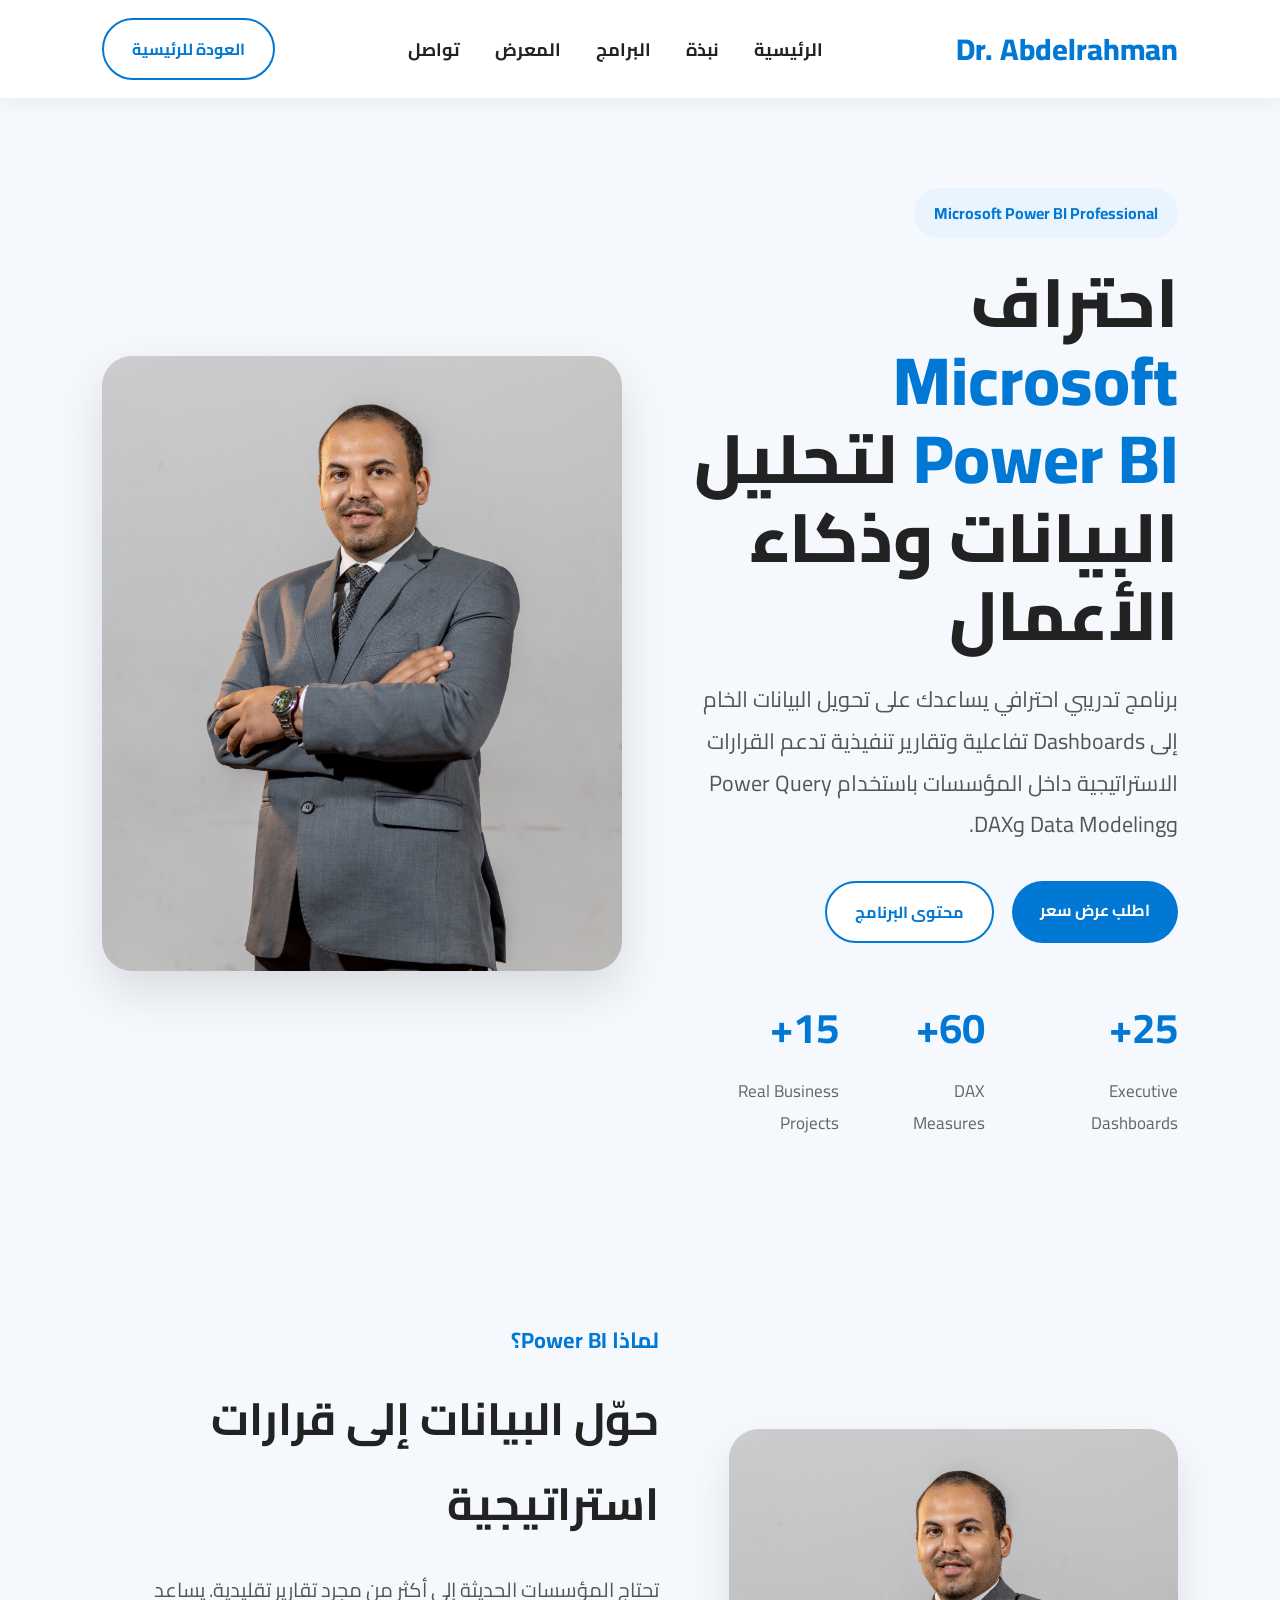
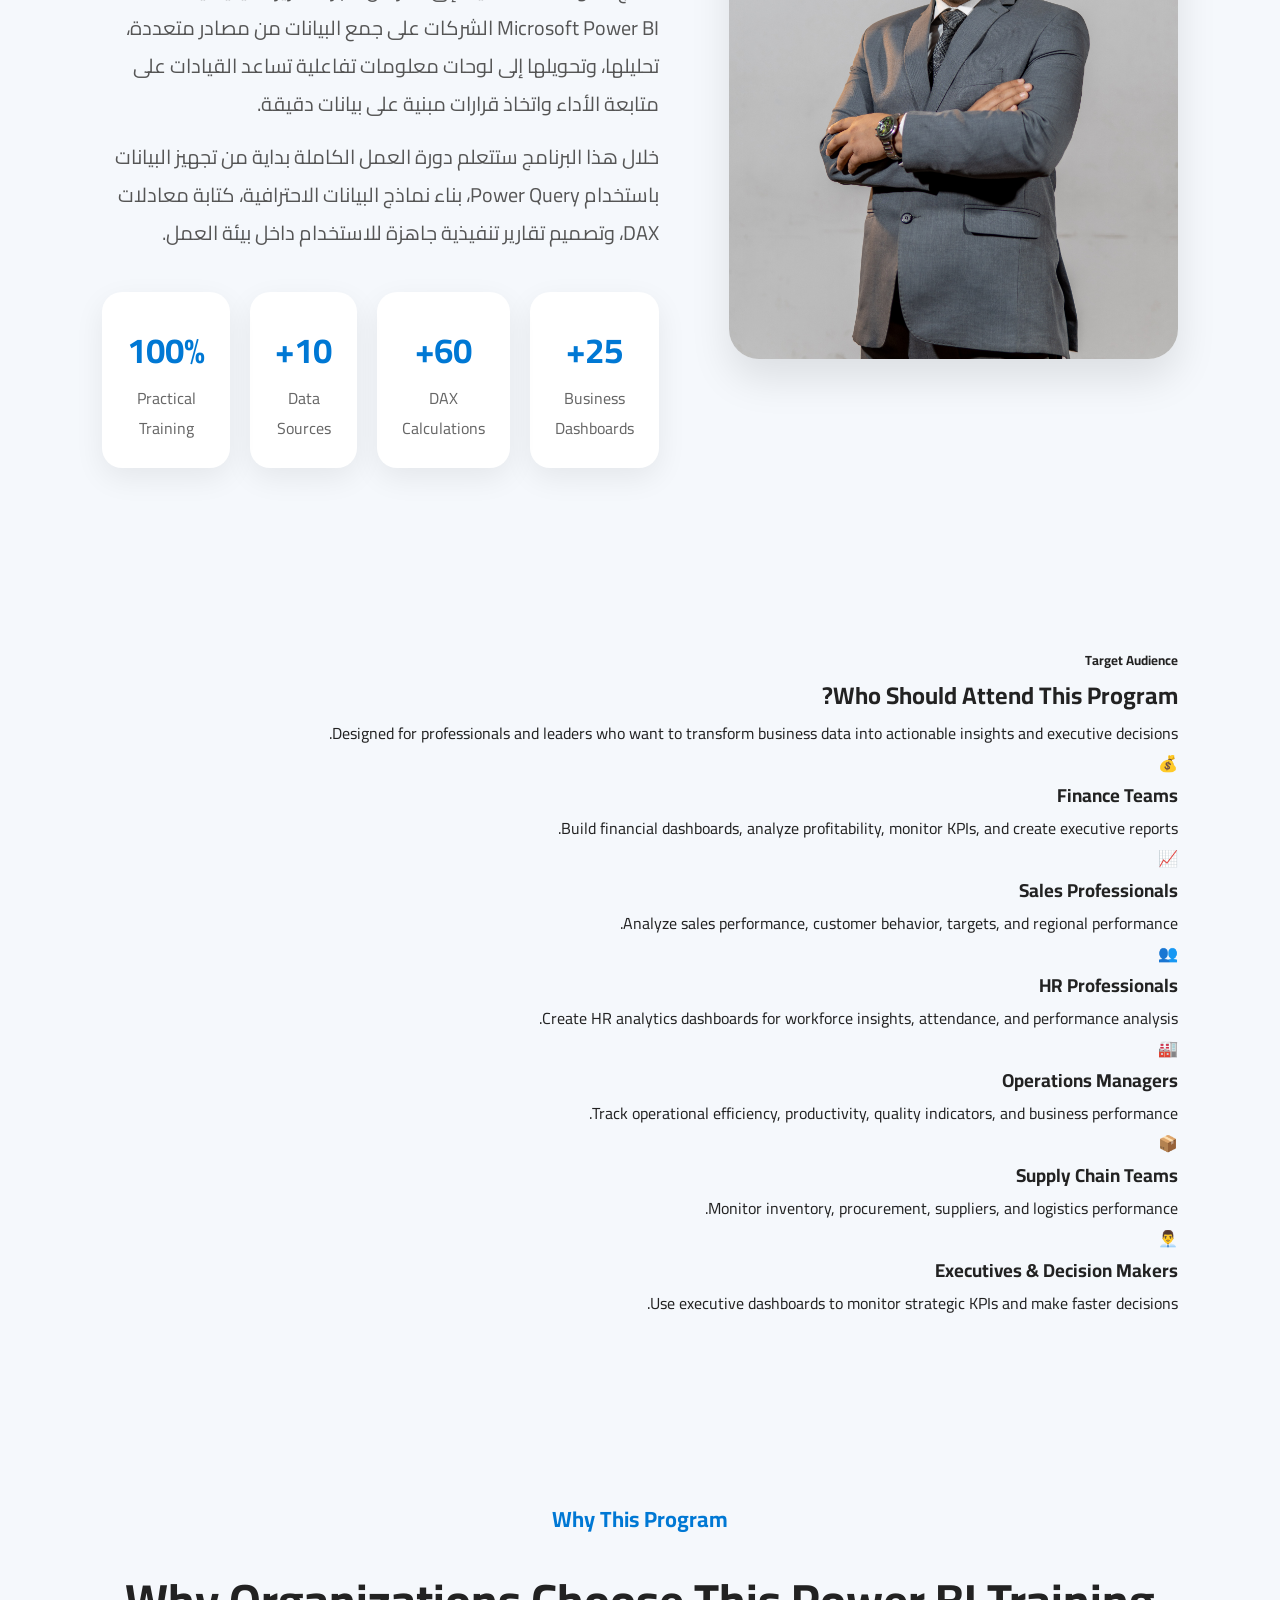
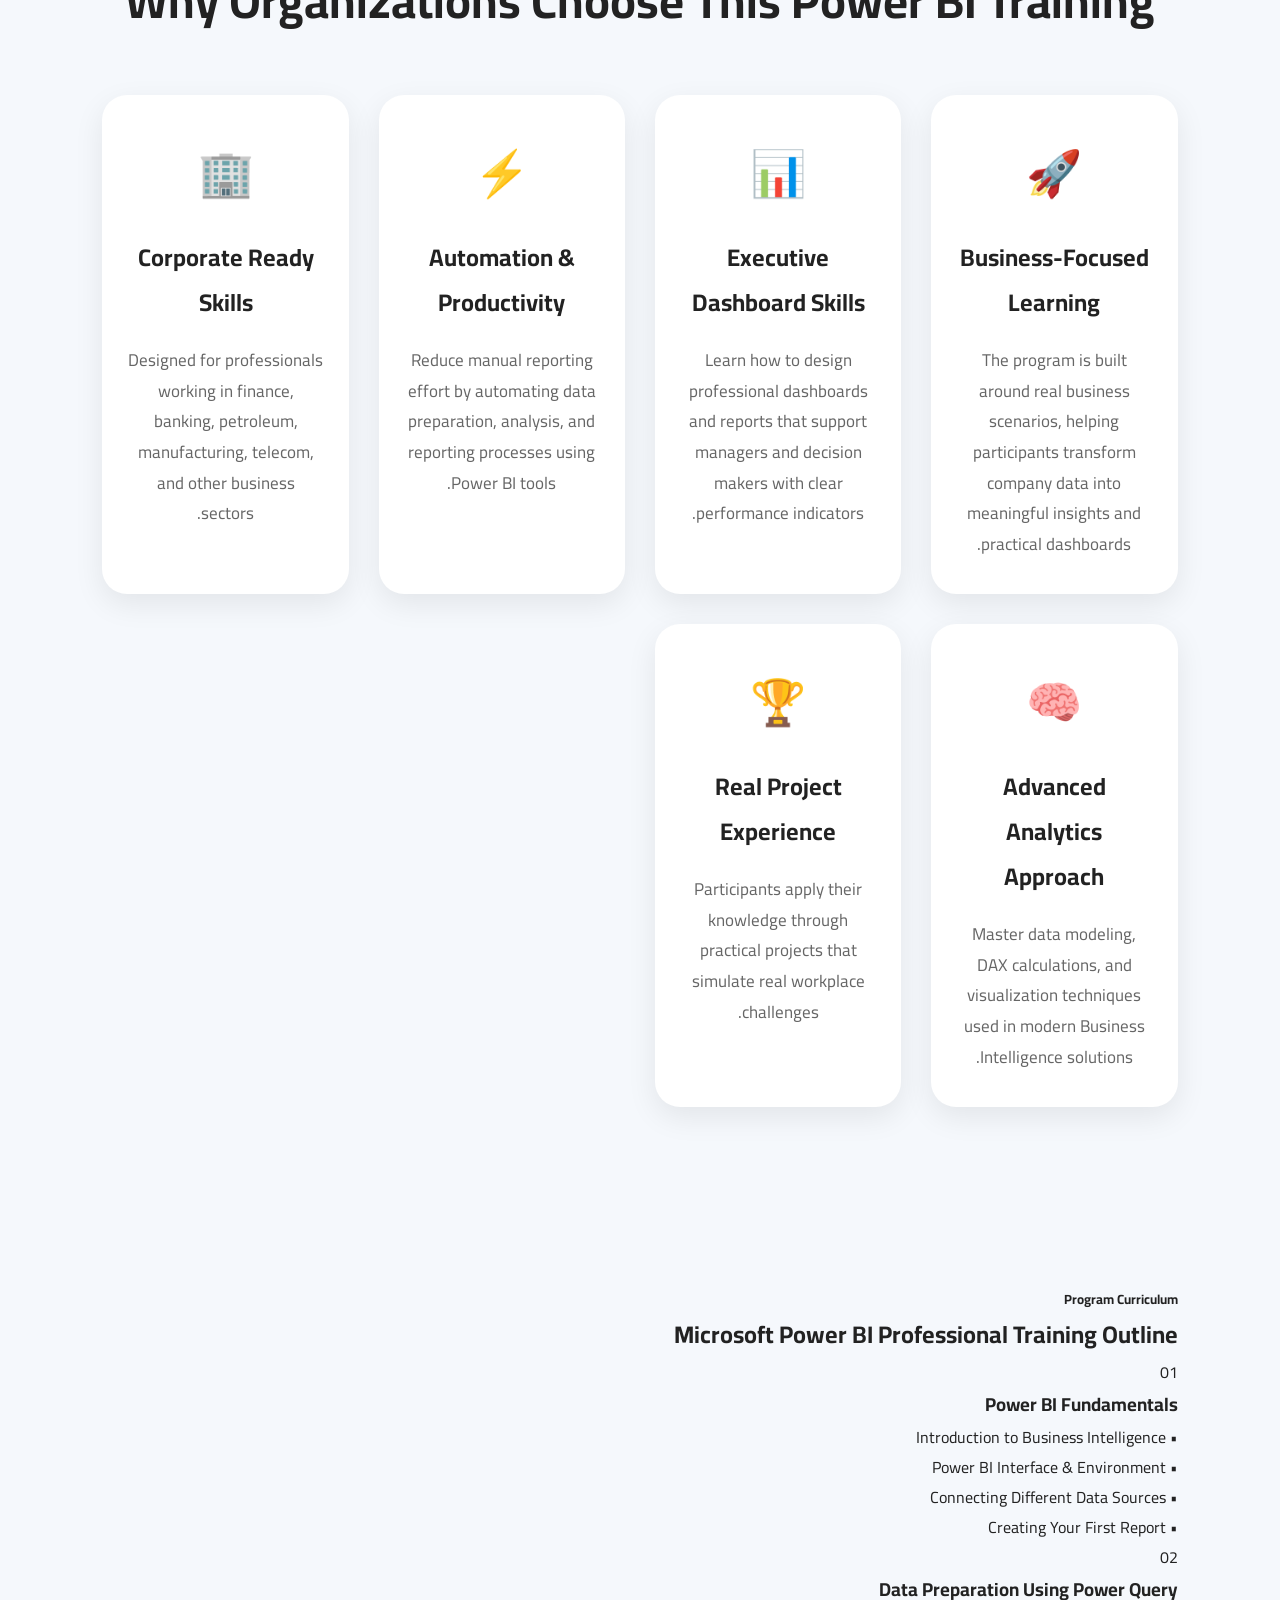
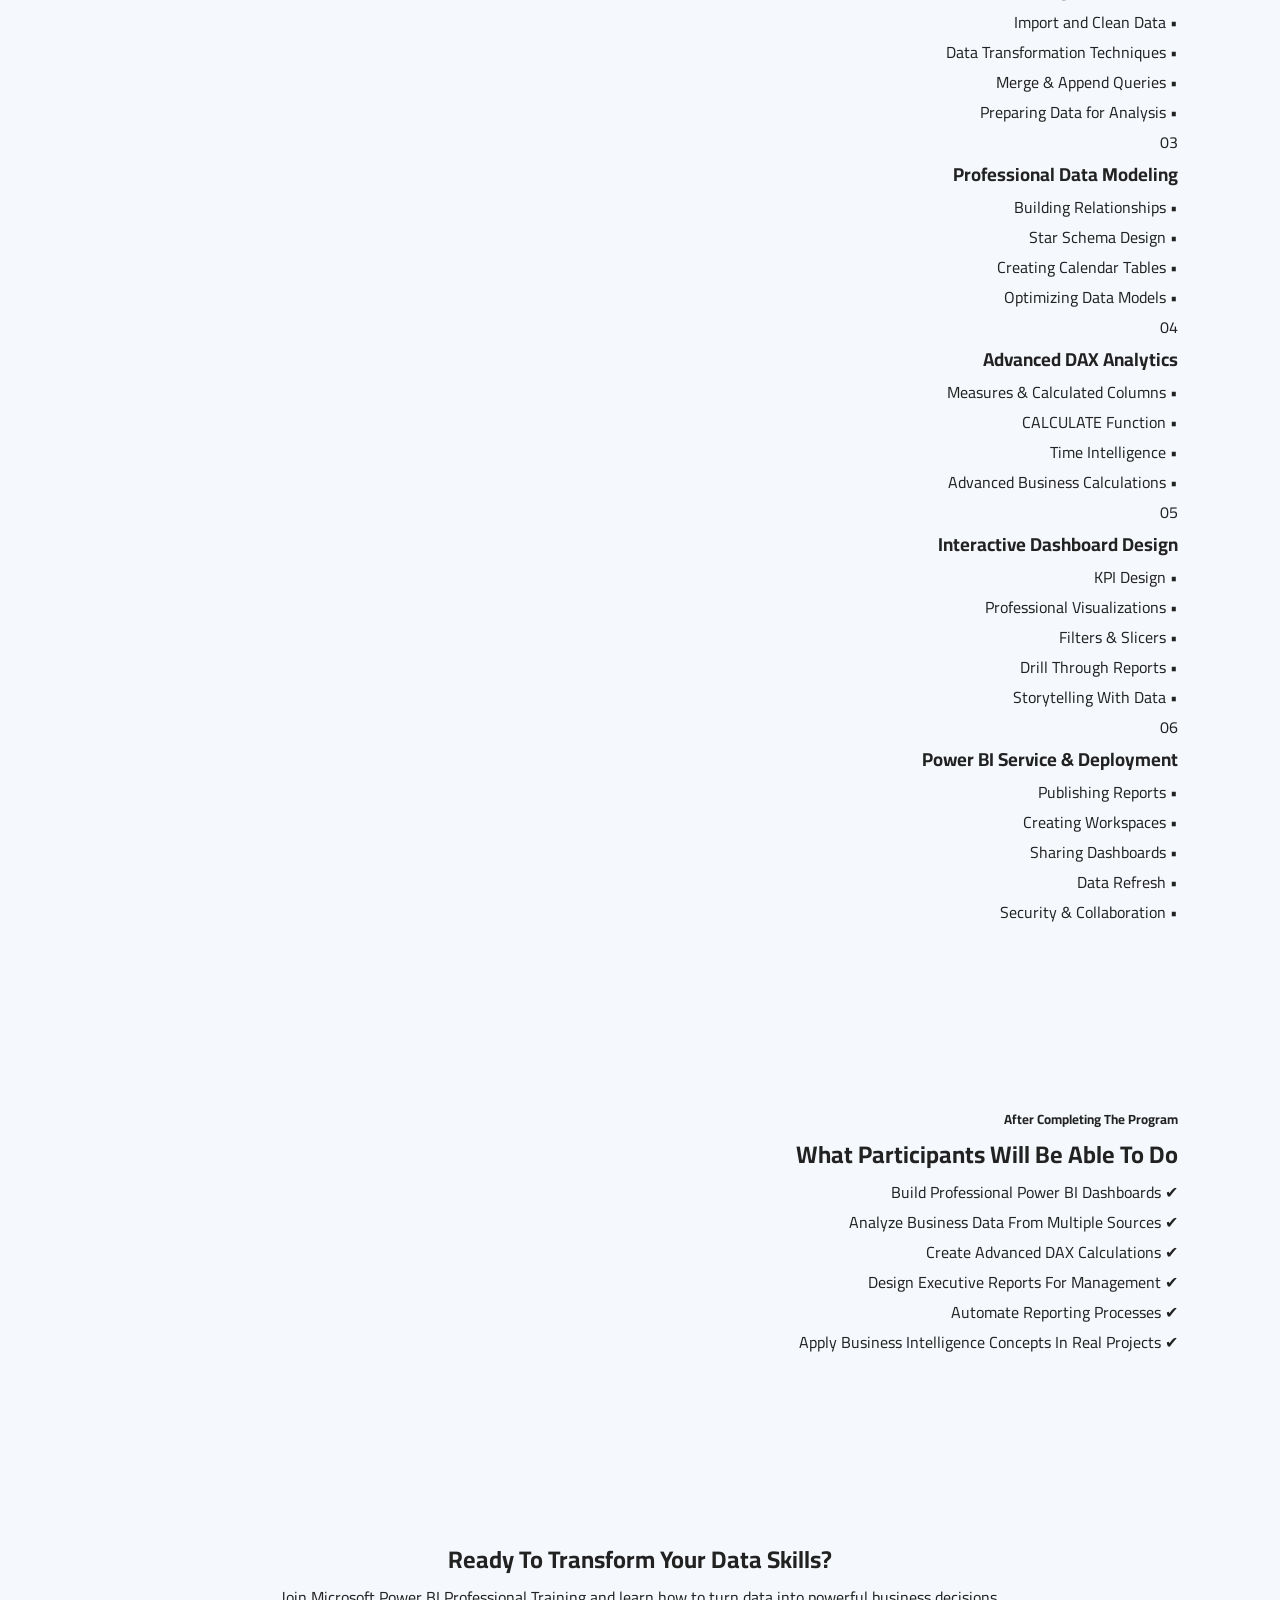
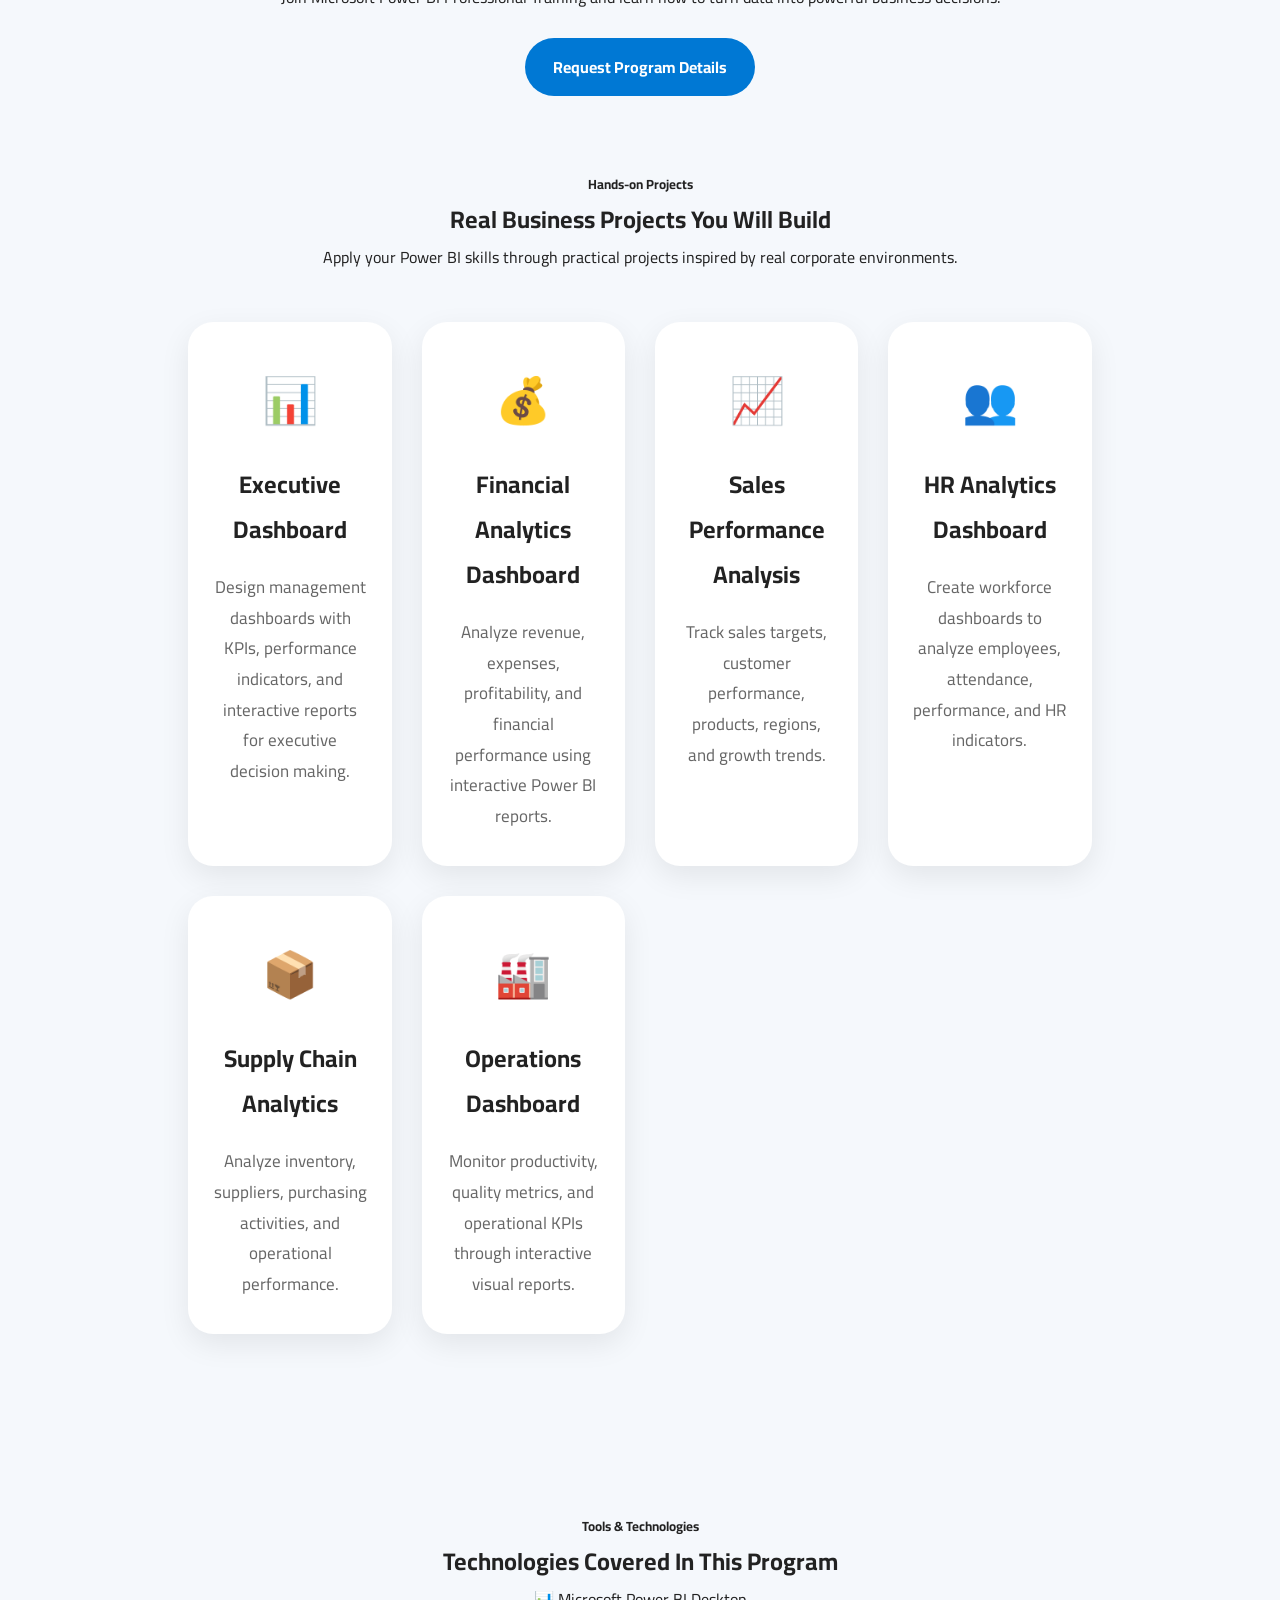
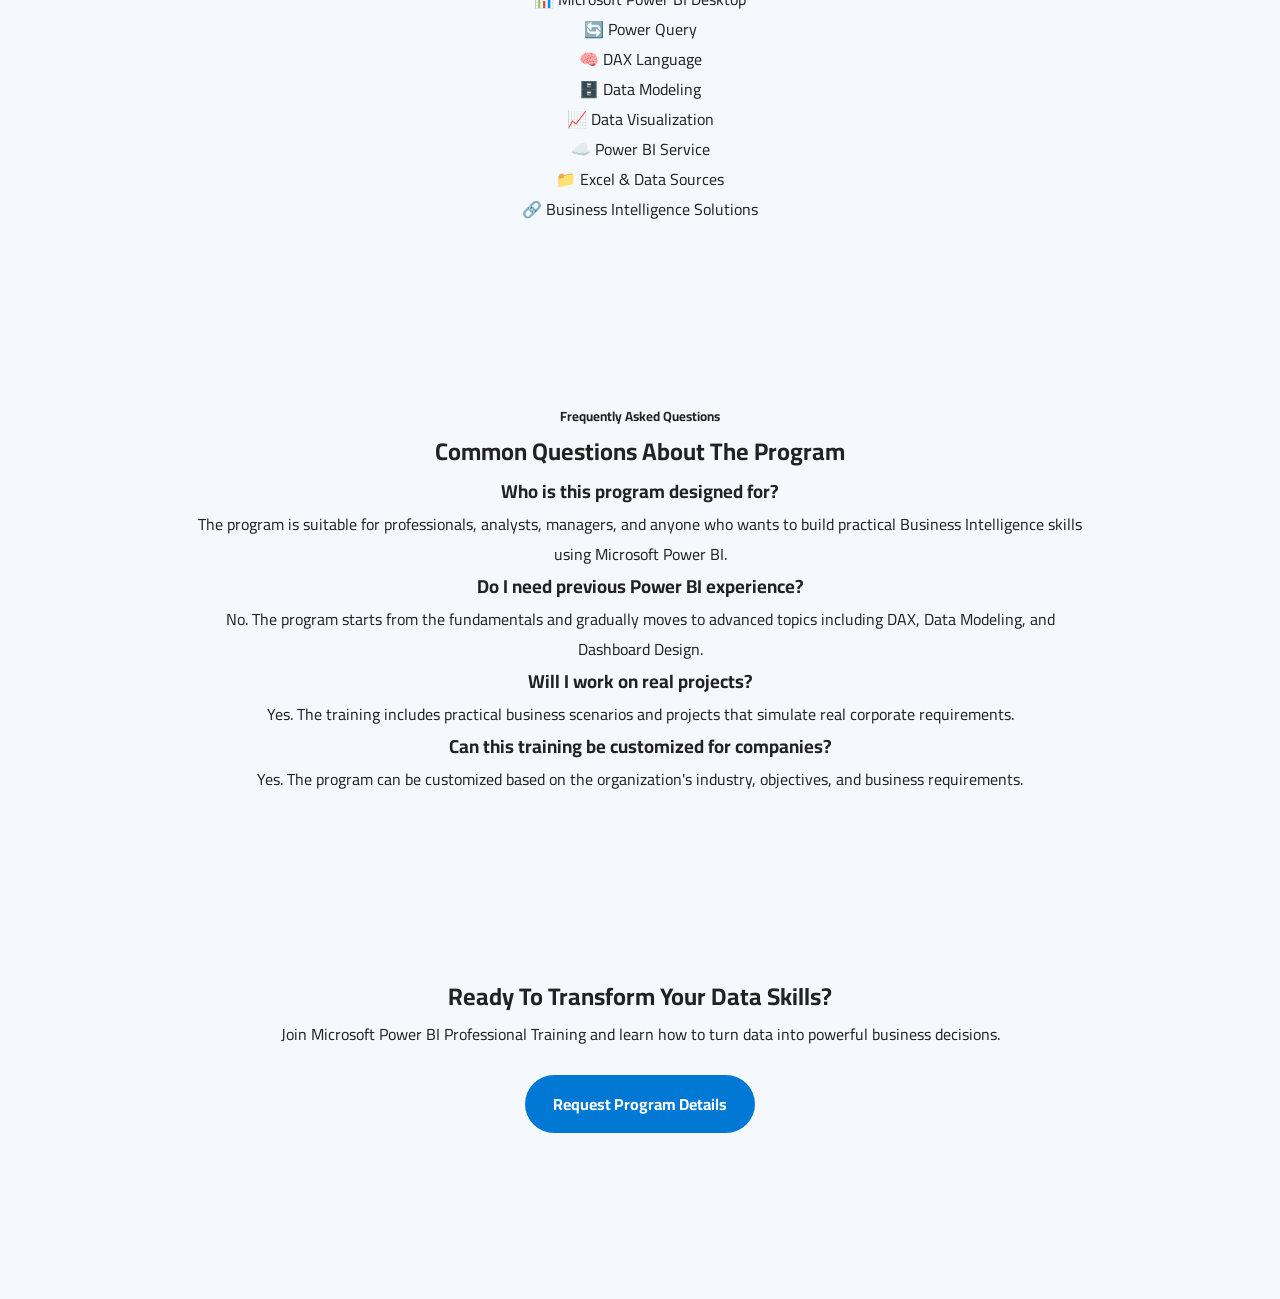
<file: power-bi-professional.html>
<!DOCTYPE html>
<html lang="ar" dir="rtl">

<head>

<meta charset="UTF-8">
<meta name="viewport" content="width=device-width, initial-scale=1.0">

<title>
Microsoft Power BI Professional | د. عبدالرحمن رؤوف
</title>

<link rel="preconnect" href="https://fonts.googleapis.com">
<link rel="preconnect" href="https://fonts.gstatic.com" crossorigin>

<link href="https://fonts.googleapis.com/css2?family=Cairo:wght@400;500;600;700;800&display=swap" rel="stylesheet">

<link rel="stylesheet" href="assets/css/style.css">

</head>


<body>


<header>

<nav>

<div class="logo">

Dr. Abdelrahman

</div>


<ul>

<li><a href="index.html">الرئيسية</a></li>

<li><a href="index.html#about">نبذة</a></li>

<li><a href="index.html#services">البرامج</a></li>

<li><a href="index.html#gallery">المعرض</a></li>

<li><a href="index.html#contact">تواصل</a></li>

</ul>


<div class="nav-buttons">

<a href="index.html" class="btn-outline">

العودة للرئيسية

</a>

</div>


</nav>

</header>



<!-- =====================================
POWER BI HERO
===================================== -->


<section class="hero">


<div class="left">


<div class="tag">

Microsoft Power BI Professional

</div>


<h1>

احتراف

<span>Microsoft Power BI</span>

لتحليل البيانات وذكاء الأعمال

</h1>



<p>

برنامج تدريبي احترافي يساعدك على تحويل البيانات الخام إلى Dashboards تفاعلية وتقارير تنفيذية تدعم القرارات الاستراتيجية داخل المؤسسات باستخدام Power Query وData Modeling وDAX.

</p>



<div class="hero-buttons">


<a href="https://wa.me/201100897621?text=السلام عليكم، أرغب في الحصول على عرض سعر لبرنامج Microsoft Power BI Professional."

target="_blank"

class="btn">

اطلب عرض سعر

</a>



<a href="#content" class="btn-outline">

محتوى البرنامج

</a>


</div>



<div class="hero-stats">


<div>

<h3>

25+

</h3>

<span>

Executive Dashboards

</span>

</div>



<div>

<h3>

60+

</h3>

<span>

DAX Measures

</span>

</div>



<div>

<h3>

15+

</h3>

<span>

Real Business Projects

</span>

</div>



</div>


</div>




<div class="right">


<img src="assets/images/profile.jpg.jpg"

alt="Dr. Abdelrahman">


</div>



</section>


<!-- =====================================
WHY POWER BI
===================================== -->


<section class="about" id="content">


<div class="about-image">


<img src="assets/images/profile.jpg.jpg"

alt="Dr. Abdelrahman">


</div>



<div class="about-content">


<h5>

لماذا Power BI؟

</h5>



<h2>

حوّل البيانات إلى قرارات استراتيجية

</h2>



<p>

تحتاج المؤسسات الحديثة إلى أكثر من مجرد تقارير تقليدية. يساعد Microsoft Power BI الشركات على جمع البيانات من مصادر متعددة، تحليلها، وتحويلها إلى لوحات معلومات تفاعلية تساعد القيادات على متابعة الأداء واتخاذ قرارات مبنية على بيانات دقيقة.

</p>



<p>

خلال هذا البرنامج ستتعلم دورة العمل الكاملة بداية من تجهيز البيانات باستخدام Power Query، بناء نماذج البيانات الاحترافية، كتابة معادلات DAX، وتصميم تقارير تنفيذية جاهزة للاستخدام داخل بيئة العمل.

</p>



<div class="about-boxes">



<div class="box">

<h3>

25+

</h3>

<span>

Business Dashboards

</span>

</div>



<div class="box">

<h3>

60+

</h3>

<span>

DAX Calculations

</span>

</div>



<div class="box">

<h3>

10+

</h3>

<span>

Data Sources

</span>

</div>



<div class="box">

<h3>

100%

</h3>

<span>

Practical Training

</span>

</div>



</div>



</div>



</section>


<!-- =====================================
TARGET AUDIENCE
===================================== -->


<section class="target-audience">


<h5>

Target Audience

</h5>


<h2>

Who Should Attend This Program?

</h2>


<p class="section-description">

Designed for professionals and leaders who want to transform business data into actionable insights and executive decisions.

</p>



<div class="audience-grid">



<div class="audience-item">

<div class="icon">

💰

</div>

<h3>

Finance Teams

</h3>

<p>

Build financial dashboards, analyze profitability, monitor KPIs, and create executive reports.

</p>

</div>



<div class="audience-item">

<div class="icon">

📈

</div>

<h3>

Sales Professionals

</h3>

<p>

Analyze sales performance, customer behavior, targets, and regional performance.

</p>

</div>




<div class="audience-item">

<div class="icon">

👥

</div>

<h3>

HR Professionals

</h3>

<p>

Create HR analytics dashboards for workforce insights, attendance, and performance analysis.

</p>

</div>




<div class="audience-item">

<div class="icon">

🏭

</div>

<h3>

Operations Managers

</h3>

<p>

Track operational efficiency, productivity, quality indicators, and business performance.

</p>

</div>




<div class="audience-item">

<div class="icon">

📦

</div>

<h3>

Supply Chain Teams

</h3>

<p>

Monitor inventory, procurement, suppliers, and logistics performance.

</p>

</div>




<div class="audience-item">

<div class="icon">

👨‍💼

</div>

<h3>

Executives & Decision Makers

</h3>

<p>

Use executive dashboards to monitor strategic KPIs and make faster decisions.

</p>

</div>



</div>


</section>


<!-- =====================================
WHY ORGANIZATIONS CHOOSE THIS PROGRAM
===================================== -->


<section class="services">


<h5>

Why This Program

</h5>



<h2>

Why Organizations Choose This Power BI Training

</h2>



<div class="service-boxes">



<div class="service-card">


<div class="icon">

🚀

</div>


<h3>

Business-Focused Learning

</h3>


<p>

The program is built around real business scenarios, helping participants transform company data into meaningful insights and practical dashboards.

</p>


</div>




<div class="service-card">


<div class="icon">

📊

</div>


<h3>

Executive Dashboard Skills

</h3>


<p>

Learn how to design professional dashboards and reports that support managers and decision makers with clear performance indicators.

</p>


</div>




<div class="service-card">


<div class="icon">

⚡

</div>


<h3>

Automation & Productivity

</h3>


<p>

Reduce manual reporting effort by automating data preparation, analysis, and reporting processes using Power BI tools.

</p>


</div>




<div class="service-card">


<div class="icon">

🏢

</div>


<h3>

Corporate Ready Skills

</h3>


<p>

Designed for professionals working in finance, banking, petroleum, manufacturing, telecom, and other business sectors.

</p>


</div>




<div class="service-card">


<div class="icon">

🧠

</div>


<h3>

Advanced Analytics Approach

</h3>


<p>

Master data modeling, DAX calculations, and visualization techniques used in modern Business Intelligence solutions.

</p>


</div>




<div class="service-card">


<div class="icon">

🏆

</div>


<h3>

Real Project Experience

</h3>


<p>

Participants apply their knowledge through practical projects that simulate real workplace challenges.

</p>


</div>



</div>


</section>

<!-- =====================================
COURSE OUTLINE
===================================== -->


<section class="curriculum">


<h5>

Program Curriculum

</h5>


<h2>

Microsoft Power BI Professional Training Outline

</h2>



<div class="timeline">



<div class="timeline-item">


<div class="timeline-number">

01

</div>


<div class="timeline-content">


<h3>

Power BI Fundamentals

</h3>


<p>

• Introduction to Business Intelligence

<br>

• Power BI Interface & Environment

<br>

• Connecting Different Data Sources

<br>

• Creating Your First Report

</p>


</div>


</div>





<div class="timeline-item">


<div class="timeline-number">

02

</div>


<div class="timeline-content">


<h3>

Data Preparation Using Power Query

</h3>


<p>

• Import and Clean Data

<br>

• Data Transformation Techniques

<br>

• Merge & Append Queries

<br>

• Preparing Data for Analysis

</p>


</div>


</div>





<div class="timeline-item">


<div class="timeline-number">

03

</div>


<div class="timeline-content">


<h3>

Professional Data Modeling

</h3>


<p>

• Building Relationships

<br>

• Star Schema Design

<br>

• Creating Calendar Tables

<br>

• Optimizing Data Models

</p>


</div>


</div>





<div class="timeline-item">


<div class="timeline-number">

04

</div>


<div class="timeline-content">


<h3>

Advanced DAX Analytics

</h3>


<p>

• Measures & Calculated Columns

<br>

• CALCULATE Function

<br>

• Time Intelligence

<br>

• Advanced Business Calculations

</p>


</div>


</div>





<div class="timeline-item">


<div class="timeline-number">

05

</div>


<div class="timeline-content">


<h3>

Interactive Dashboard Design

</h3>


<p>

• KPI Design

<br>

• Professional Visualizations

<br>

• Filters & Slicers

<br>

• Drill Through Reports

<br>

• Storytelling With Data

</p>


</div>


</div>





<div class="timeline-item">


<div class="timeline-number">

06

</div>


<div class="timeline-content">


<h3>

Power BI Service & Deployment

</h3>


<p>

• Publishing Reports

<br>

• Creating Workspaces

<br>

• Sharing Dashboards

<br>

• Data Refresh

<br>

• Security & Collaboration

</p>


</div>


</div>



</div>


</section>





<!-- =====================================
LEARNING OUTCOMES
===================================== -->


<section class="outcomes">


<h5>

After Completing The Program

</h5>


<h2>

What Participants Will Be Able To Do

</h2>



<div class="outcome-list">


<div>

✔ Build Professional Power BI Dashboards

</div>


<div>

✔ Analyze Business Data From Multiple Sources

</div>


<div>

✔ Create Advanced DAX Calculations

</div>


<div>

✔ Design Executive Reports For Management

</div>


<div>

✔ Automate Reporting Processes

</div>


<div>

✔ Apply Business Intelligence Concepts In Real Projects

</div>


</div>


</section>



<!-- =====================================
FINAL CTA
===================================== -->

<section class="cta" style="direction:ltr; text-align:center;">

<h2 style="direction:ltr;">

Ready To Transform Your Data Skills?

</h2>


<p style="direction:ltr;">

Join Microsoft Power BI Professional Training and learn how to turn data into powerful business decisions.

</p>

<div style="margin-top:40px;">

<a href="https://wa.me/201100897621?text=السلام عليكم، أرغب في التسجيل في برنامج Microsoft Power BI Professional."

class="btn"

target="_blank">

Request Program Details

</a>

</div>

<!-- =====================================
REAL BUSINESS PROJECTS
===================================== -->

<section class="projects">

<h5>

Hands-on Projects

</h5>


<h2>

Real Business Projects You Will Build

</h2>


<p class="section-description">

Apply your Power BI skills through practical projects inspired by real corporate environments.

</p>



<div class="service-boxes">



<div class="service-card">

<div class="icon">

📊

</div>


<h3>

Executive Dashboard

</h3>


<p>

Design management dashboards with KPIs, performance indicators, and interactive reports for executive decision making.

</p>


</div>




<div class="service-card">

<div class="icon">

💰

</div>


<h3>

Financial Analytics Dashboard

</h3>


<p>

Analyze revenue, expenses, profitability, and financial performance using interactive Power BI reports.

</p>


</div>




<div class="service-card">

<div class="icon">

📈

</div>


<h3>

Sales Performance Analysis

</h3>


<p>

Track sales targets, customer performance, products, regions, and growth trends.

</p>


</div>




<div class="service-card">

<div class="icon">

👥

</div>


<h3>

HR Analytics Dashboard

</h3>


<p>

Create workforce dashboards to analyze employees, attendance, performance, and HR indicators.

</p>


</div>




<div class="service-card">

<div class="icon">

📦

</div>


<h3>

Supply Chain Analytics

</h3>


<p>

Analyze inventory, suppliers, purchasing activities, and operational performance.

</p>


</div>




<div class="service-card">

<div class="icon">

🏭

</div>


<h3>

Operations Dashboard

</h3>


<p>

Monitor productivity, quality metrics, and operational KPIs through interactive visual reports.

</p>


</div>



</div>


</section>


<!-- =====================================
TOOLS & TECHNOLOGIES
===================================== -->

<section class="tools">

<h5>

Tools & Technologies

</h5>


<h2>

Technologies Covered In This Program

</h2>


<div class="tools-list">


<div class="tool-item">

📊

<span>Microsoft Power BI Desktop</span>

</div>


<div class="tool-item">

🔄

<span>Power Query</span>

</div>


<div class="tool-item">

🧠

<span>DAX Language</span>

</div>


<div class="tool-item">

🗄️

<span>Data Modeling</span>

</div>


<div class="tool-item">

📈

<span>Data Visualization</span>

</div>


<div class="tool-item">

☁️

<span>Power BI Service</span>

</div>


<div class="tool-item">

📁

<span>Excel & Data Sources</span>

</div>


<div class="tool-item">

🔗

<span>Business Intelligence Solutions</span>

</div>


</div>

</section>





<!-- =====================================
FAQ
===================================== -->

<section class="faq">


<h5>

Frequently Asked Questions

</h5>


<h2>

Common Questions About The Program

</h2>



<div class="faq-item">

<h3>

Who is this program designed for?

</h3>

<p>

The program is suitable for professionals, analysts, managers, and anyone who wants to build practical Business Intelligence skills using Microsoft Power BI.

</p>

</div>



<div class="faq-item">

<h3>

Do I need previous Power BI experience?

</h3>

<p>

No. The program starts from the fundamentals and gradually moves to advanced topics including DAX, Data Modeling, and Dashboard Design.

</p>

</div>



<div class="faq-item">

<h3>

Will I work on real projects?

</h3>

<p>

Yes. The training includes practical business scenarios and projects that simulate real corporate requirements.

</p>

</div>



<div class="faq-item">

<h3>

Can this training be customized for companies?

</h3>

<p>

Yes. The program can be customized based on the organization's industry, objectives, and business requirements.

</p>

</div>


</section>





<!-- =====================================
FINAL CTA
===================================== -->

<section class="cta" style="direction:ltr; text-align:center;">


<h2>

Ready To Transform Your Data Skills?

</h2>


<p>

Join Microsoft Power BI Professional Training and learn how to turn data into powerful business decisions.

</p>


<div style="margin-top:40px;">


<a href="https://wa.me/201100897621?text=السلام عليكم، أرغب في الحصول على تفاصيل برنامج Microsoft Power BI Professional."

class="btn"

target="_blank">

Request Program Details

</a>


</div>


</section>
</file>
<file: assets/css/style.css>
/* =====================================
RESET
===================================== */

*{
    margin:0;
    padding:0;
    box-sizing:border-box;
    font-family:"Cairo","Poppins",sans-serif;
    scroll-behavior:smooth;
}


body{

    background:#f5f8fc;
    color:#222;
    overflow-x:hidden;

}


img{

    max-width:100%;
    display:block;

}


a{

    text-decoration:none;

}


ul{

    list-style:none;

}


section{

    padding:90px 8%;

}



/* =====================================
HEADER
===================================== */


header{

    position:sticky;
    top:0;
    z-index:999;
    background:#fff;
    box-shadow:0 5px 20px rgba(0,0,0,.05);

}


nav{

    display:flex;
    align-items:center;
    justify-content:space-between;
    padding:18px 8%;

}



.logo{

    font-size:30px;
    font-weight:800;
    color:#0078D4;

}



nav ul{

    display:flex;
    gap:35px;

}



nav ul a{

    font-size:18px;
    font-weight:700;
    color:#222;
    transition:.3s;

}



nav ul a:hover{

    color:#0078D4;

}



.nav-buttons{

    display:flex;
    align-items:center;
    gap:15px;

}



.btn{

    background:#0078D4;
    color:#fff;
    padding:14px 28px;
    border-radius:50px;
    font-weight:700;
    border:none;
    cursor:pointer;
    transition:.3s;

}



.btn:hover{

    transform:translateY(-3px);

}



.btn-outline{

    padding:14px 28px;
    border-radius:50px;
    font-weight:700;
    color:#0078D4;
    border:2px solid #0078D4;
    background:#fff;
    transition:.3s;

}



.btn-outline:hover{

    background:#0078D4;
    color:#fff;

}




/* =====================================
HERO
===================================== */


.hero{

    display:flex;
    justify-content:space-between;
    align-items:center;
    gap:70px;
    min-height:calc(100vh - 90px);

}



.hero .left{

    flex:1;

}



.hero .right{

    flex:1;
    display:flex;
    justify-content:center;

}



.hero .right img{

    max-width:520px;
    border-radius:30px;
    box-shadow:0 20px 50px rgba(0,0,0,.12);

}



.tag{

    display:inline-block;
    padding:10px 20px;
    background:#eaf4ff;
    color:#0078D4;
    border-radius:30px;
    font-weight:700;
    margin-bottom:25px;

}



.hero h1{

    font-size:68px;
    line-height:1.15;
    font-weight:800;
    margin-bottom:25px;

}



.hero h1 span{

    color:#0078D4;

}



.hero p{

    font-size:22px;
    line-height:1.9;
    color:#555;
    margin-bottom:35px;

}



.hero-buttons{

    display:flex;
    gap:18px;
    margin-bottom:45px;

}



.hero-stats{

    display:flex;
    gap:50px;

}



.hero-stats h3{

    font-size:42px;
    color:#0078D4;
    margin-bottom:8px;

}



.hero-stats span{

    color:#666;
    font-size:17px;

}


/* =====================================
COMPANIES
===================================== */


.companies{

    background:#fff;
    text-align:center;

}



.companies h5{

    color:#0078D4;
    font-size:22px;
    margin-bottom:15px;

}



.companies h2{

    font-size:38px;
    margin-bottom:20px;

}



.companies p{

    font-size:20px;
    color:#666;
    line-height:1.8;
    max-width:900px;
    margin:auto;
    margin-bottom:50px;

}



.logos{

    display:grid;
    grid-template-columns:repeat(4,1fr);
    gap:50px;
    align-items:center;
    justify-items:center;

}



.logos img{

    width:160px;
    height:100px;
    object-fit:contain;
    transition:.3s ease;

}



.logos img:hover{

    transform:scale(1.15);

}




/* =====================================
ABOUT
===================================== */


.about{

    display:flex;
    align-items:center;
    gap:70px;

}



.about-image{

    flex:1;

}



.about-image img{

    border-radius:30px;
    box-shadow:0 20px 40px rgba(0,0,0,.1);

}



.about-content{

    flex:1;

}



.about-content h5{

    color:#0078D4;
    font-size:22px;
    margin-bottom:15px;

}



.about-content h2{

    font-size:45px;
    margin-bottom:25px;

}



.about-content p{

    font-size:20px;
    line-height:1.9;
    color:#555;
    margin-bottom:15px;

}



.about-boxes{

    display:grid;
    grid-template-columns:repeat(4,1fr);
    gap:20px;
    margin-top:40px;

}



.about-boxes .box{

    background:#fff;
    padding:25px;
    border-radius:20px;
    text-align:center;
    box-shadow:0 10px 30px rgba(0,0,0,.07);

}



.about-boxes h3{

    font-size:35px;
    color:#0078D4;

}



.about-boxes span{

    color:#666;

}




/* =====================================
SERVICES
===================================== */


.services{

    text-align:center;

}



.services h5{

    color:#0078D4;
    font-size:22px;
    margin-bottom:15px;

}



.services h2{

    font-size:48px;
    margin-bottom:50px;

}



.services p{

    font-size:20px;
    color:#666;
    line-height:1.8;

}



.service-boxes{

    display:grid;
    grid-template-columns:repeat(4,1fr);
    gap:30px;
    margin-top:50px;

}



.service-card{

    background:#fff;
    padding:35px 25px;
    border-radius:25px;
    text-align:center;
    box-shadow:0 10px 30px rgba(0,0,0,.08);
    transition:.3s;

}



.service-card:hover{

    transform:translateY(-10px);

}



.service-card .icon{

    font-size:45px;
    margin-bottom:20px;

}



.service-card h3{

    font-size:24px;
    margin-bottom:20px;

}



.service-card p{

    color:#666;
    font-size:17px;
    line-height:1.8;

}


/* =====================================
CERTIFICATIONS
===================================== */


.certifications{

    text-align:center;
    background:#f5f8fc;

}



.certifications h5{

    color:#0078D4;
    font-size:22px;
    margin-bottom:15px;

}



.certifications h2{

    font-size:48px;
    margin-bottom:60px;

}



.certifications p{

    font-size:20px;
    color:#666;
    line-height:1.8;
    margin-bottom:50px;

}



.cert-grid{

    display:grid;
    grid-template-columns:repeat(4,1fr);
    gap:60px 40px;
    align-items:center;

}



.cert-card{

    display:flex;
    justify-content:center;
    align-items:center;
    transition:.3s;

}



.cert-card:hover{

    transform:scale(1.05);

}



.cert-card img{

    width:100%;
    max-width:260px;
    height:auto;
    object-fit:contain;

}





/* =====================================
GALLERY
===================================== */


.gallery{

    text-align:center;

}



.gallery h5{

    color:#0078D4;
    font-size:22px;
    margin-bottom:15px;

}



.gallery h2{

    font-size:48px;
    margin-bottom:50px;

}



.gallery-grid{

    display:grid;
    grid-template-columns:repeat(3,1fr);
    gap:30px;

}



.gallery-card{

    background:#fff;
    padding:15px;
    border-radius:25px;
    box-shadow:0 10px 30px rgba(0,0,0,.08);

}



.gallery-card img{

    width:100%;
    height:300px;
    object-fit:cover;
    border-radius:20px;

}





/* =====================================
VIDEOS
===================================== */


.videos{

    text-align:center;
    background:#fff;

}



.videos h5{

    color:#0078D4;
    font-size:22px;
    margin-bottom:15px;

}



.videos h2{

    font-size:48px;
    margin-bottom:50px;

}



.video-grid{

    display:grid;
    grid-template-columns:repeat(3,1fr);
    gap:30px;

}



.video-card{

    height:250px;
    background:#f5f8fc;
    border-radius:25px;

    display:flex;
    align-items:center;
    justify-content:center;

    font-size:25px;
    font-weight:700;

}


/* =====================================
CONTACT
===================================== */


.contact{

    text-align:center;

}



.contact h5{

    color:#0078D4;
    font-size:22px;
    margin-bottom:15px;

}



.contact h2{

    font-size:48px;
    margin-bottom:25px;

}



.contact p{

    font-size:20px;
    color:#666;
    line-height:1.8;

}



.contact-info{

    display:grid;
    grid-template-columns:repeat(3,1fr);
    gap:30px;
    margin-top:50px;

}



.contact-item{

    background:#fff;
    padding:35px 25px;
    border-radius:28px;
    text-align:center;
    box-shadow:0 15px 40px rgba(0,0,0,.08);
    border:1px solid rgba(0,120,212,.1);
    transition:.35s;
    position:relative;
    overflow:hidden;

}



.contact-item::before{

    content:"";
    position:absolute;
    top:0;
    left:0;
    width:100%;
    height:5px;
    background:#0078D4;

}



.contact-item:hover{

    transform:translateY(-10px);

}



.contact-item h3{

    color:#0078D4;
    font-size:25px;
    margin-bottom:20px;

}



.contact-item p{

    font-size:18px;

}



.contact-item a{

    color:#333;
    transition:.3s;

}



.contact-item a:hover{

    color:#0078D4;

}





/* =====================================
CONTACT BUTTONS
===================================== */


.contact-buttons{

    display:flex;
    justify-content:center;
    align-items:center;
    gap:25px;
    margin-top:55px;
    flex-wrap:wrap;

}



.social-btn{

    padding:17px 35px;
    border-radius:50px;
    font-size:18px;
    font-weight:700;
    display:flex;
    align-items:center;
    gap:12px;
    transition:.35s;
    box-shadow:0 10px 25px rgba(0,0,0,.12);

}



.social-btn:hover{

    transform:translateY(-8px);

}



.social-btn.whatsapp{

    background:#25D366;
    color:white;

}



.social-btn.email{

    background:white;
    color:#0078D4;
    border:2px solid #0078D4;

}



.social-btn.app{

    background:#0078D4;
    color:white;

}





/* =====================================
SOCIAL ICONS
===================================== */


.social-icons{

    display:flex;
    justify-content:center;
    align-items:center;
    gap:28px;
    margin-top:75px;
    flex-wrap:wrap;

}



.social-icons a{

    width:75px;
    height:75px;
    border-radius:22px;

    display:flex;
    align-items:center;
    justify-content:center;

    font-size:38px;
    color:white;

    box-shadow:0 12px 30px rgba(0,0,0,.18);

    transition:.35s;
    position:relative;

}



.social-icons a:hover{

    transform:translateY(-10px) scale(1.08);

}



.social-icons a::after{

    content:attr(data-name);
    position:absolute;
    bottom:-35px;
    font-size:14px;
    font-weight:700;
    color:#333;

}



.linkedin{

    background:#0A66C2;

}


.youtube{

    background:#FF0000;

}


.whatsapp{

    background:#25D366;

}


.telegram{

    background:#229ED9;

}


.facebook{

    background:#1877F2;

}


.tiktok{

    background:#111;

}


.udemy{

    background:#A435F0;

}


.twitter{

    background:#000;

}





/* =====================================
GOOGLE TRANSLATE
===================================== */


.language-box{

    display:flex;
    align-items:center;

}



#google_translate_element{

    height:40px;

}



.goog-te-gadget{

    font-size:0 !important;

}



.goog-te-gadget select{

    width:75px;
    height:40px
</file>
